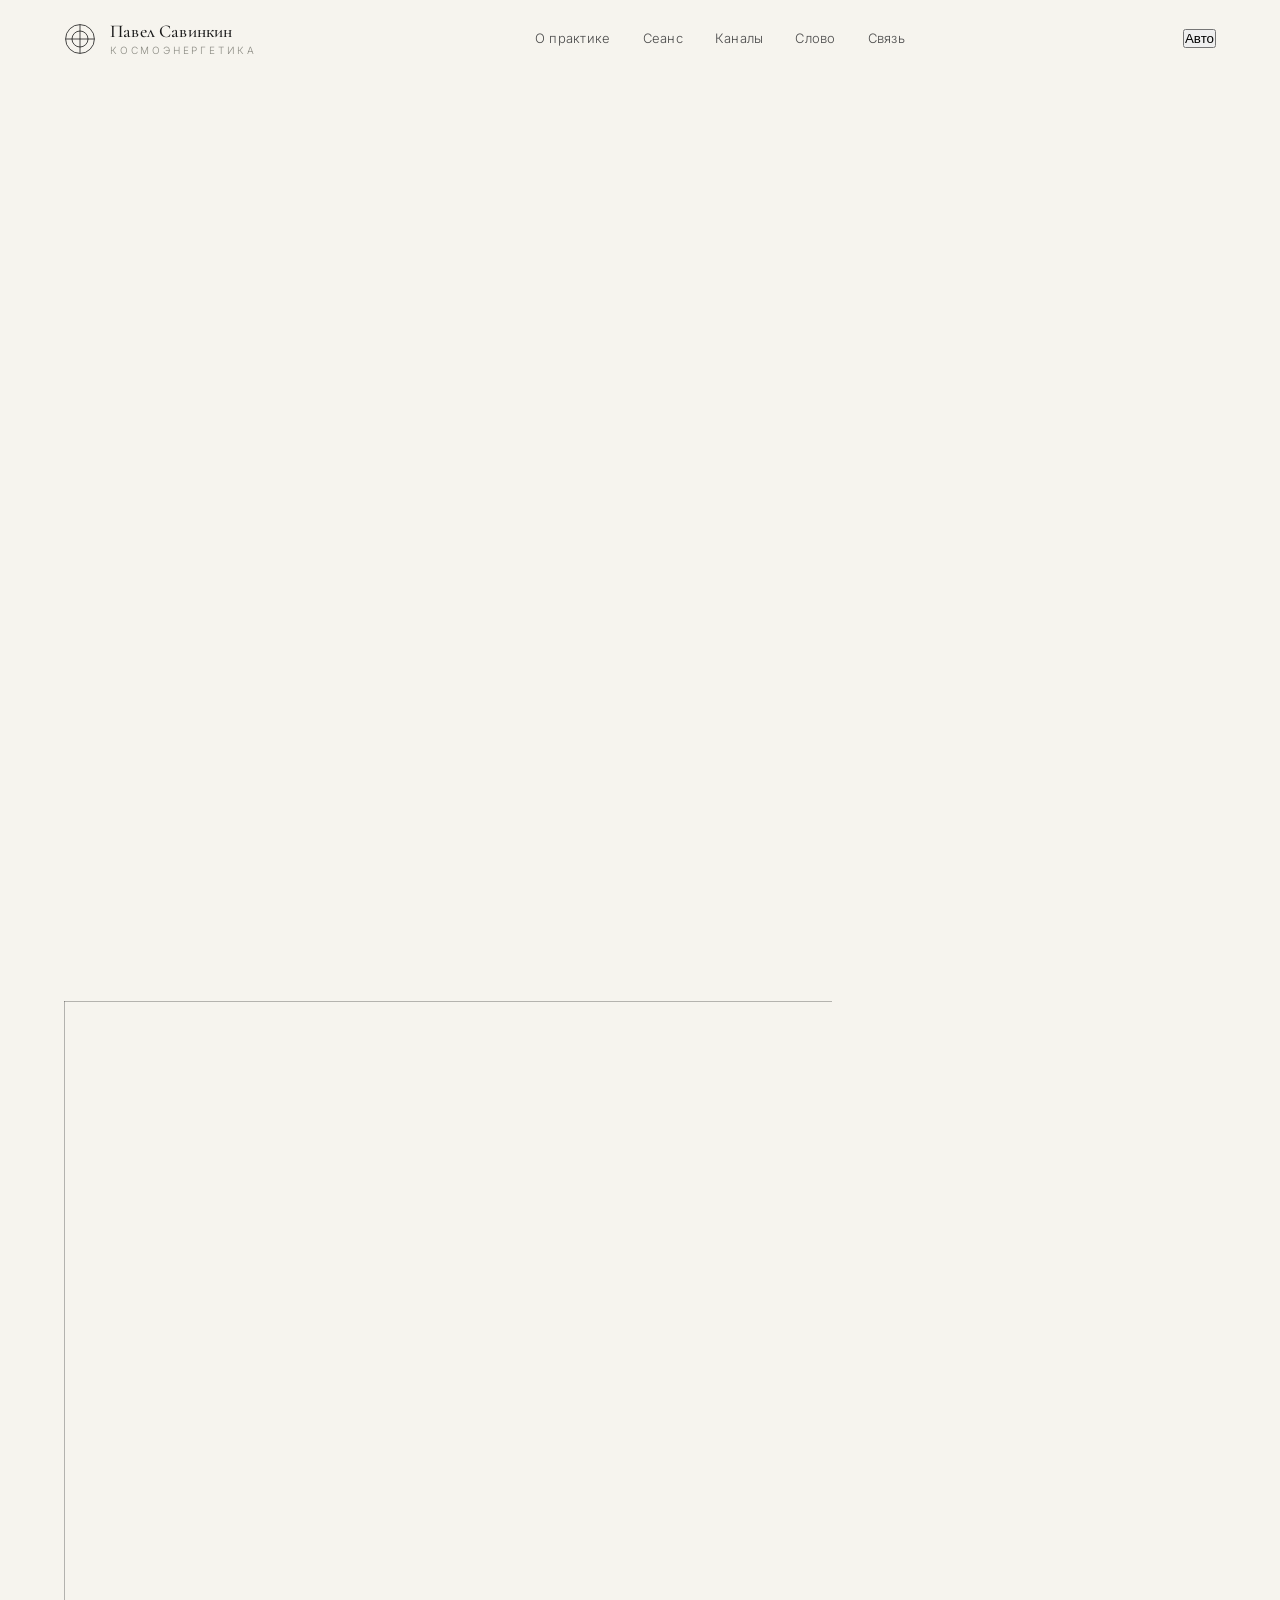
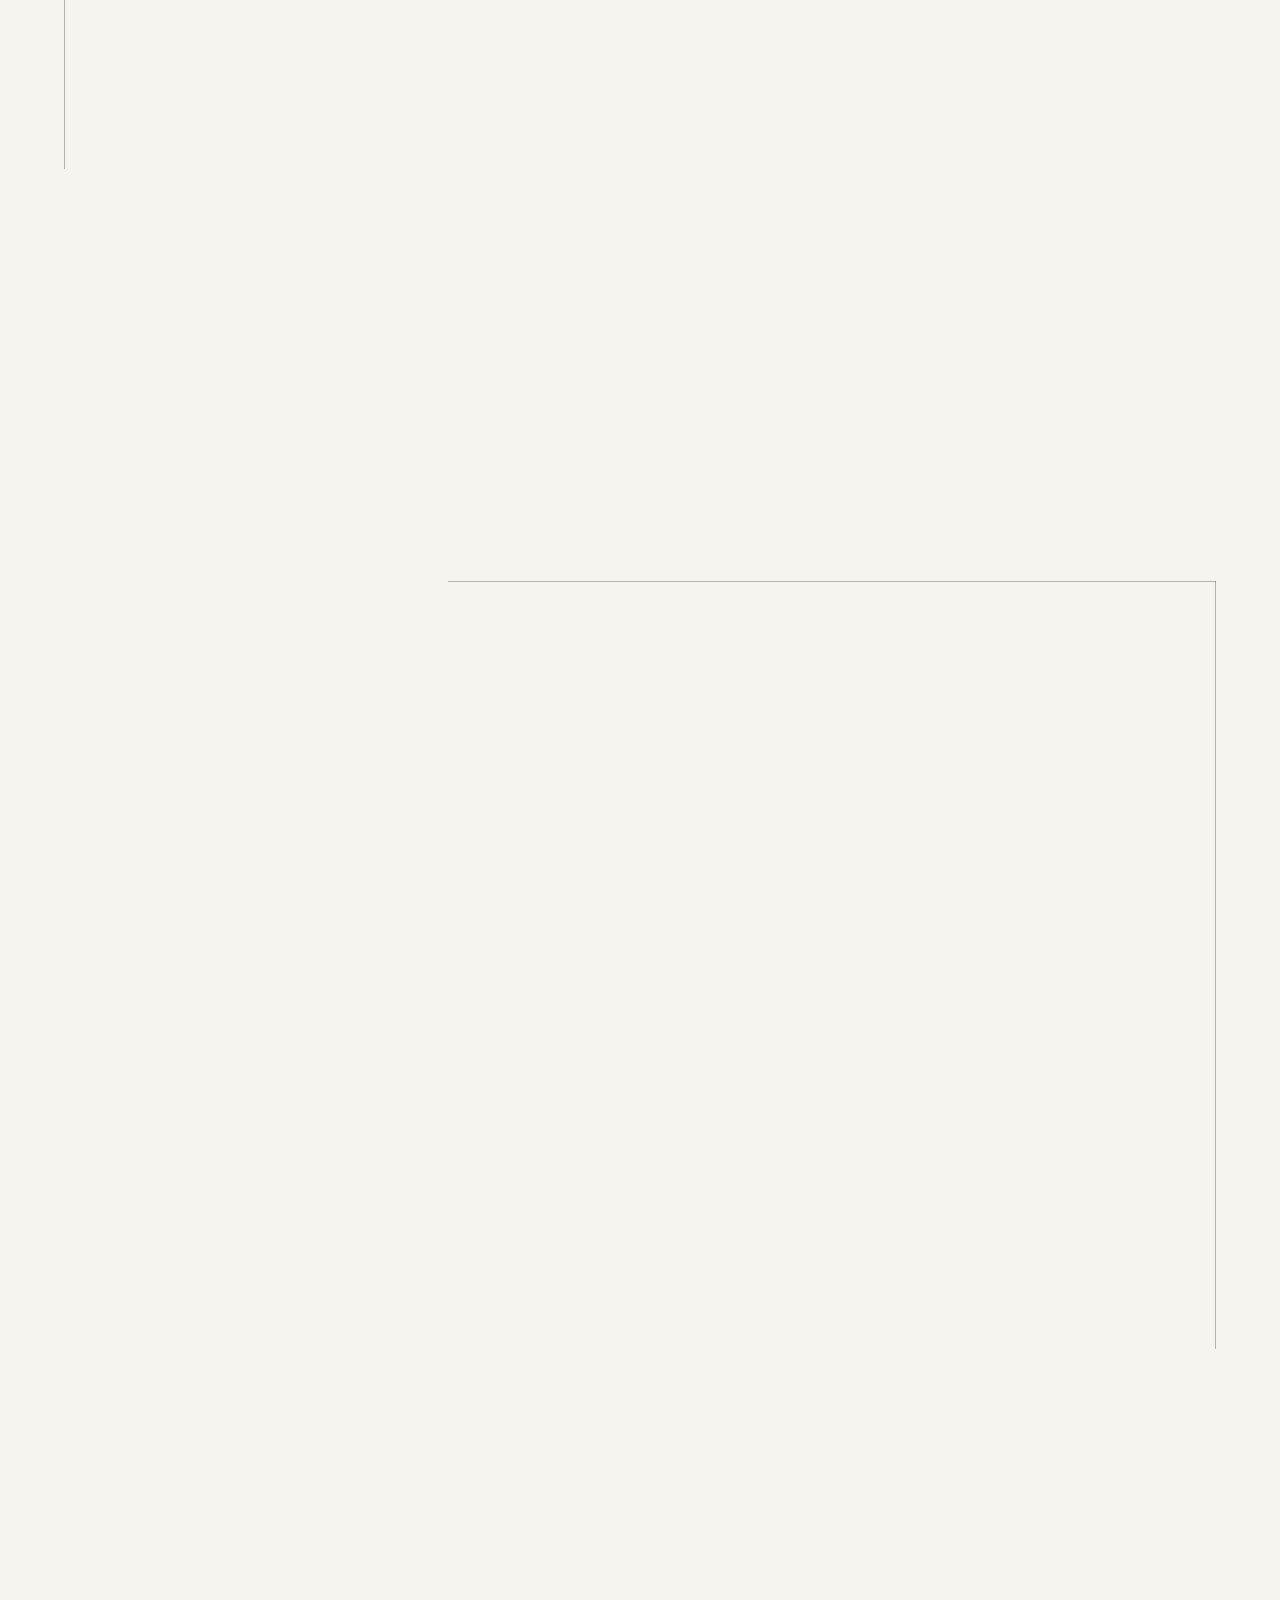
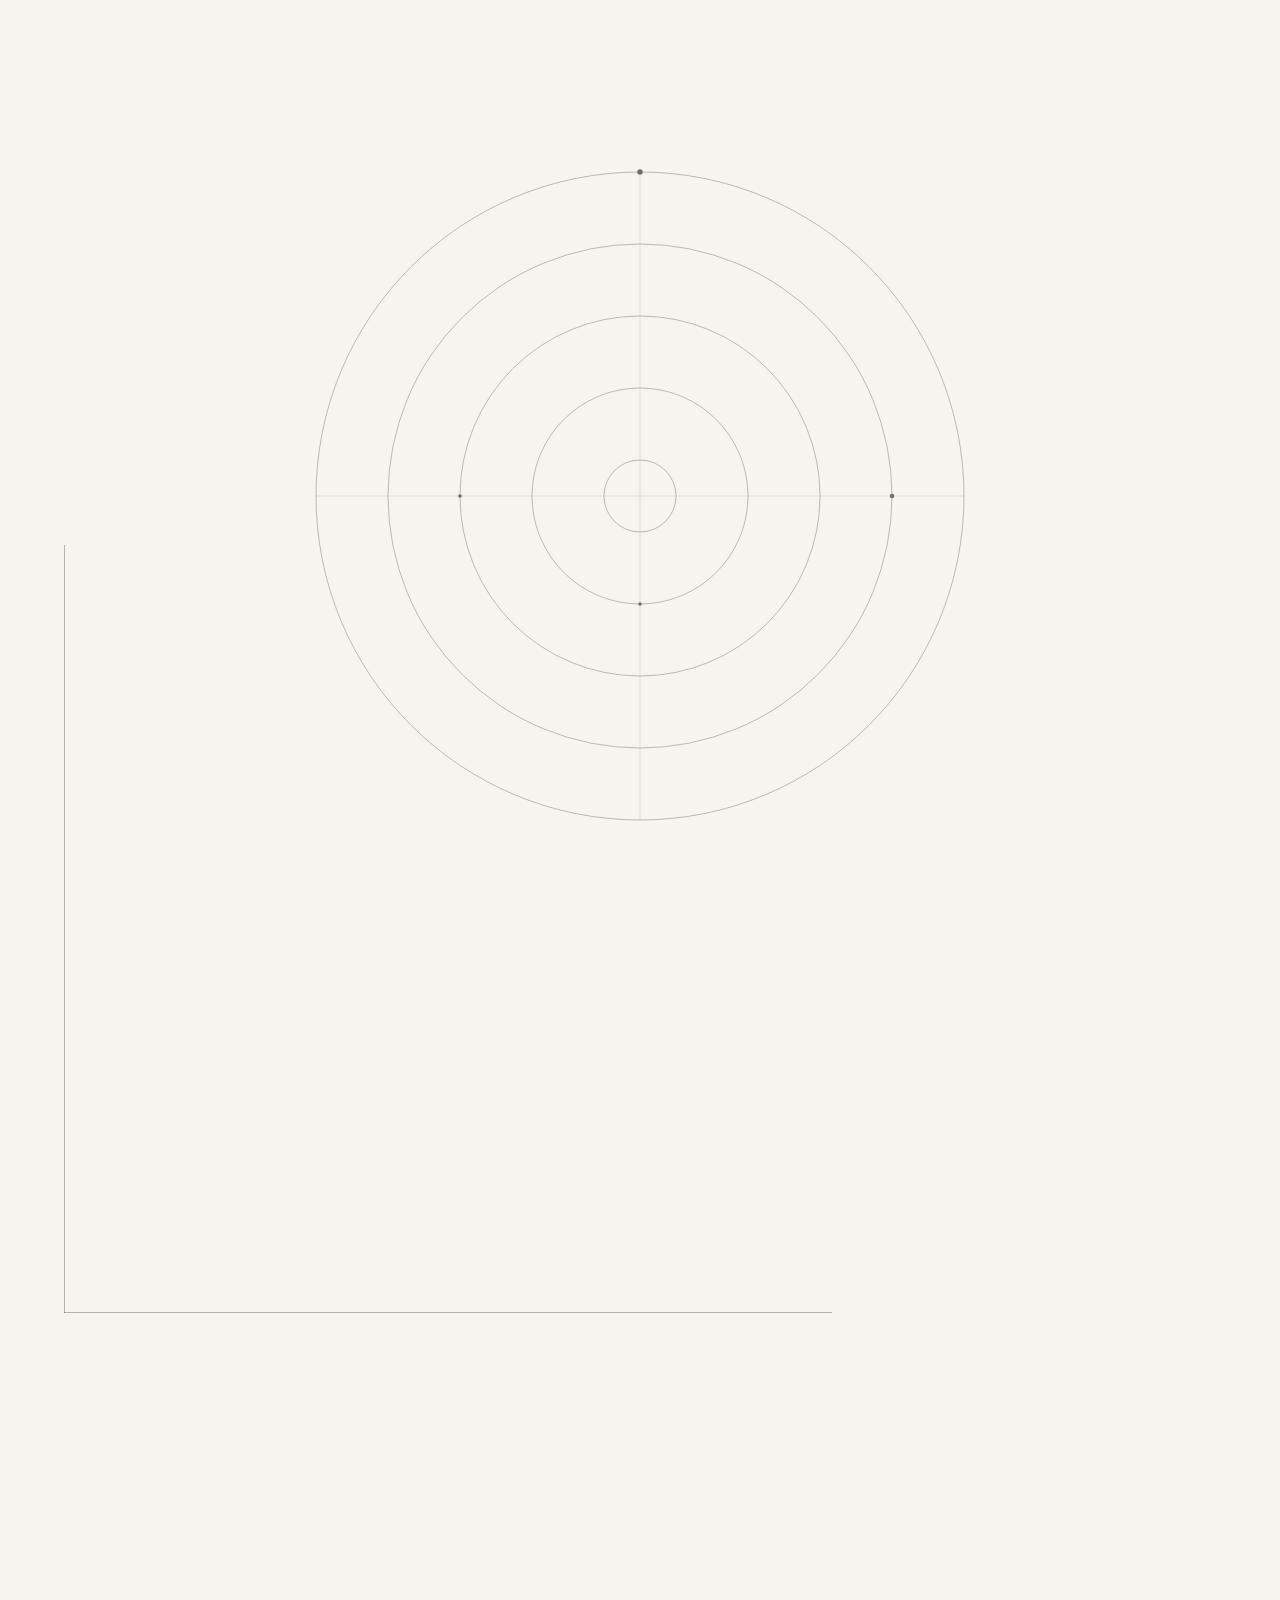
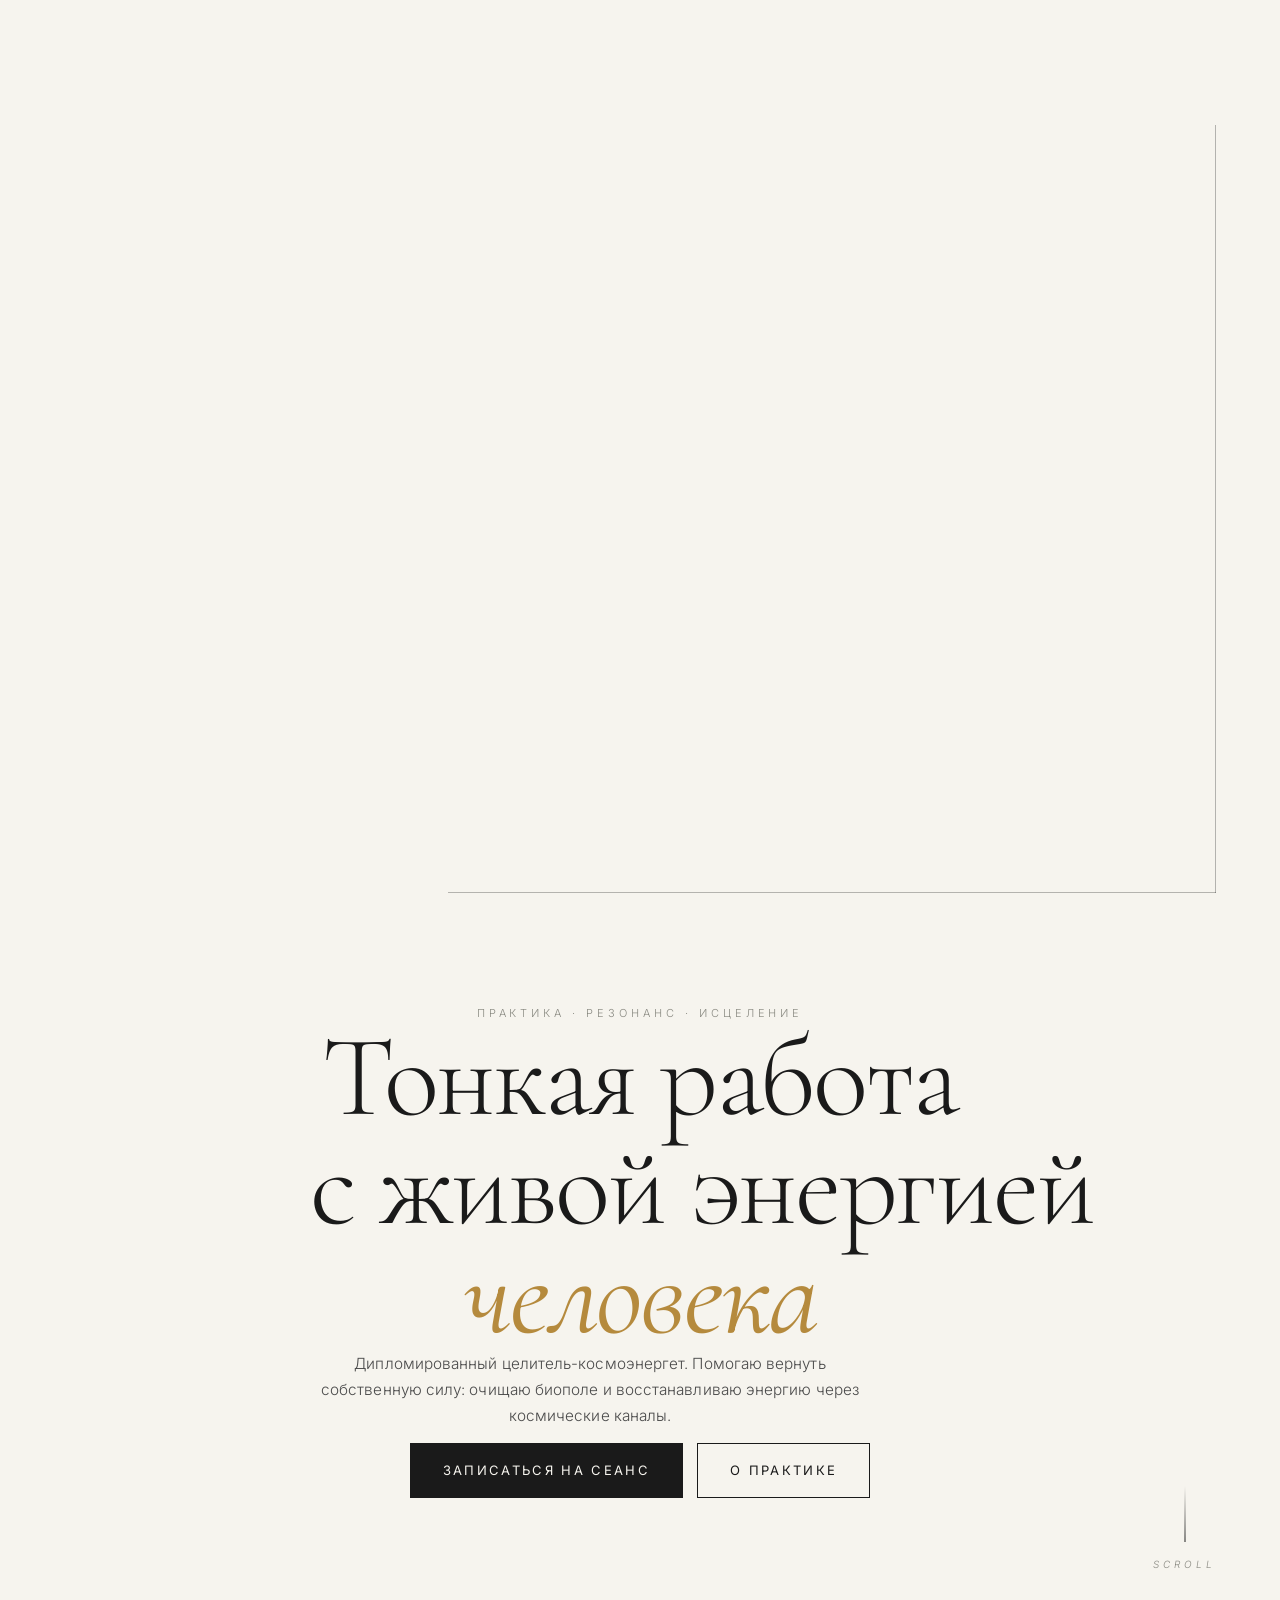
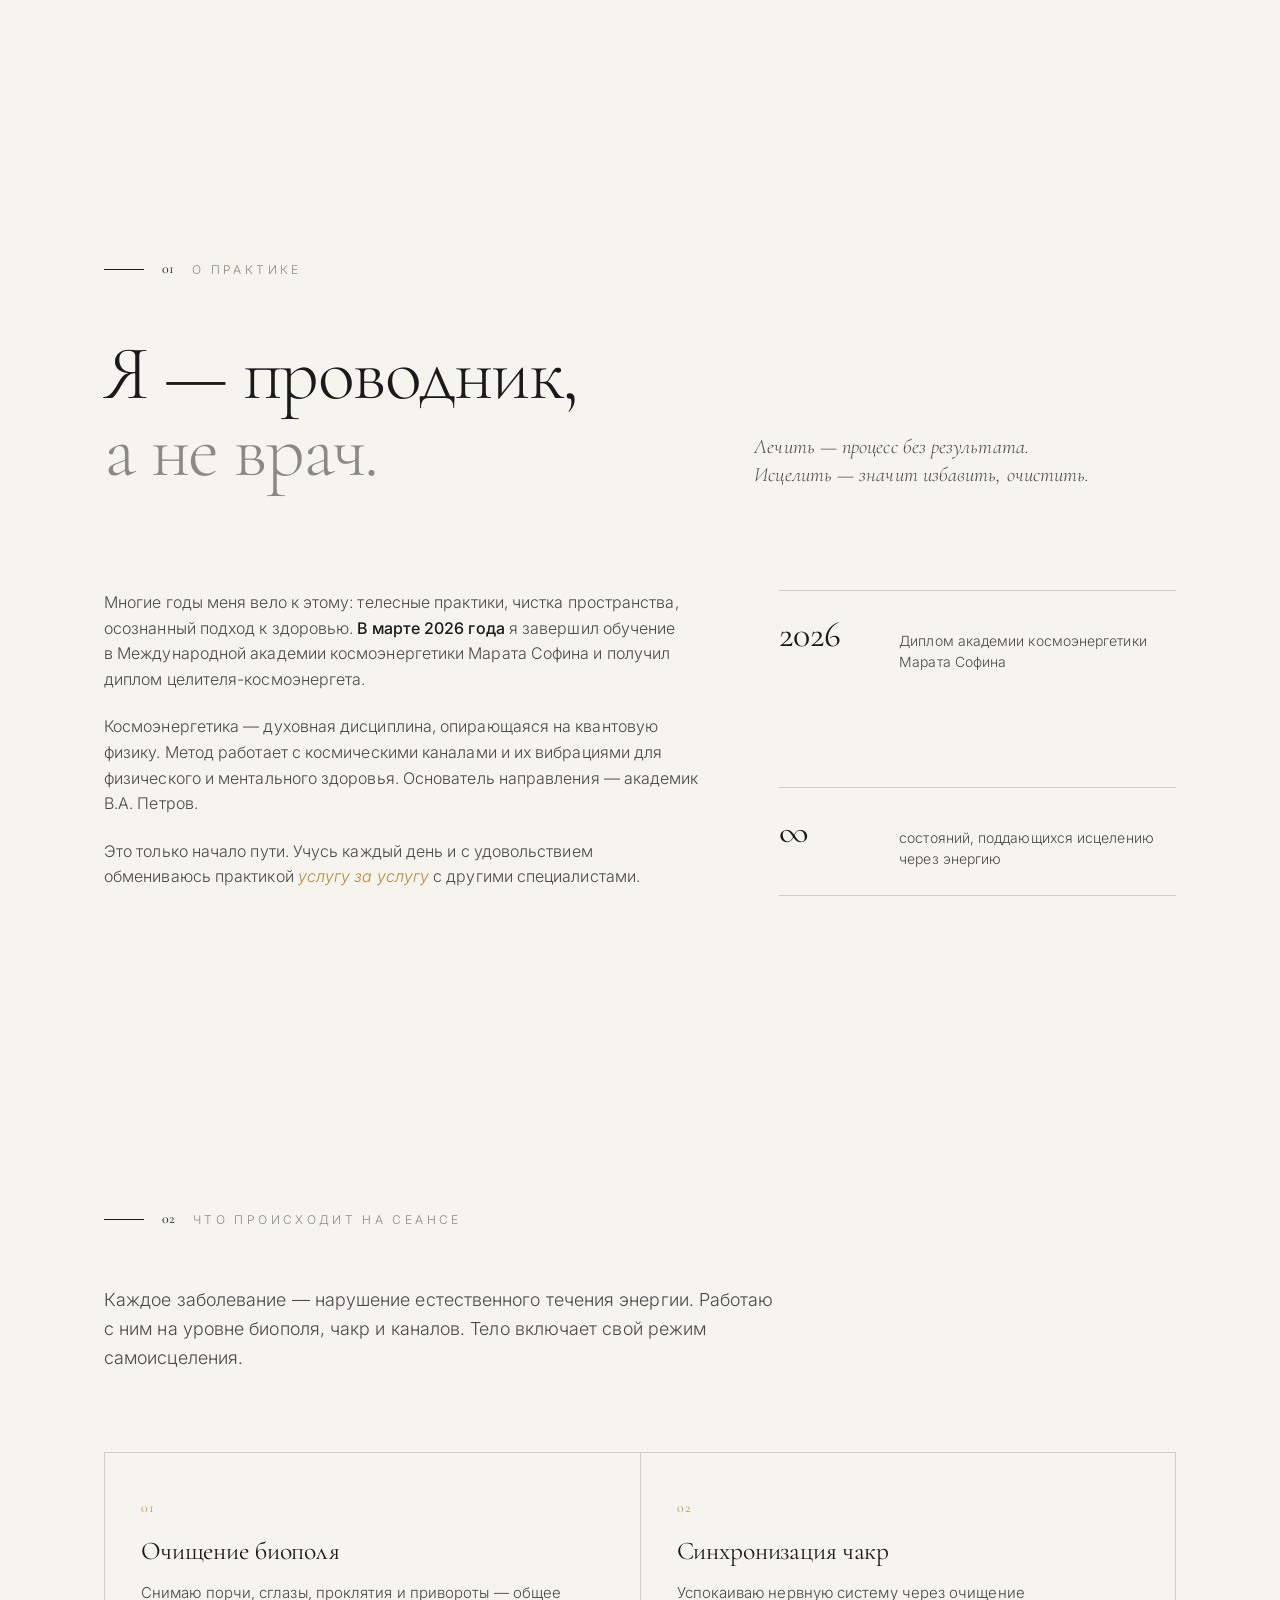
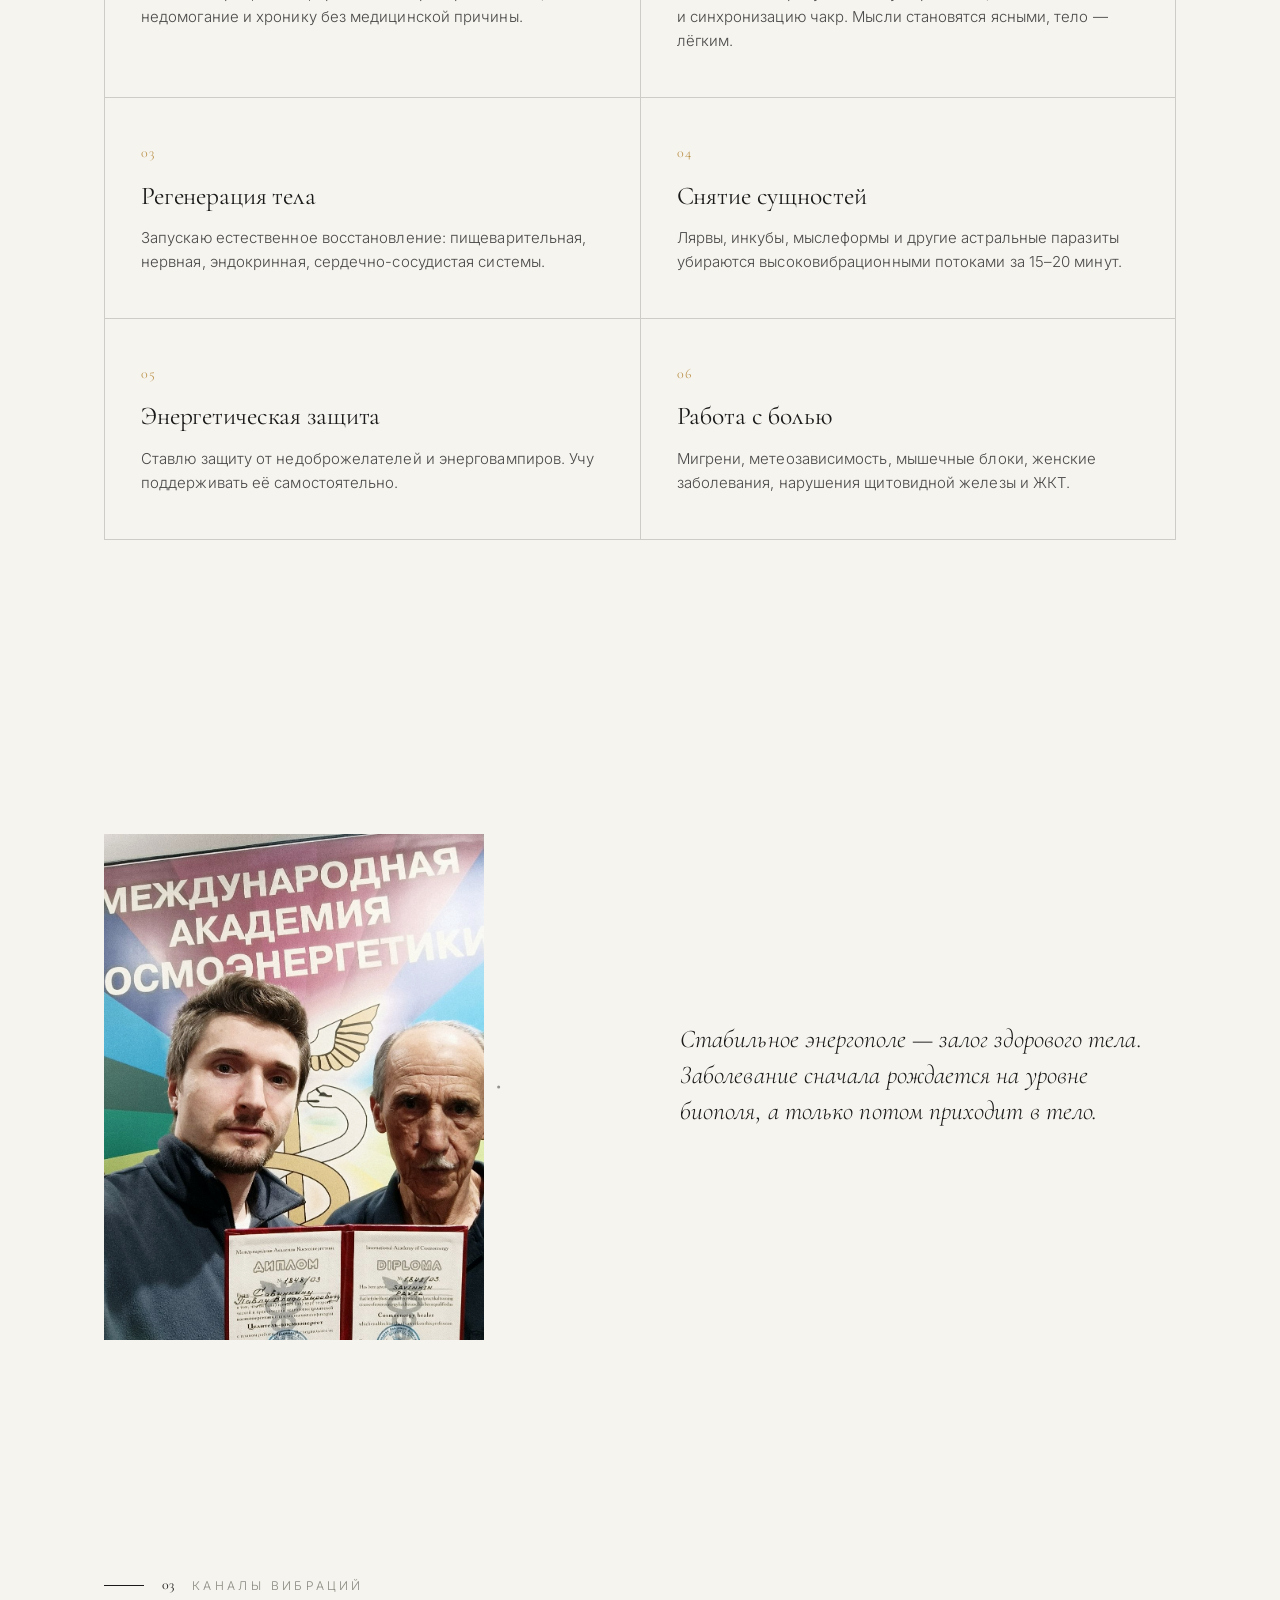
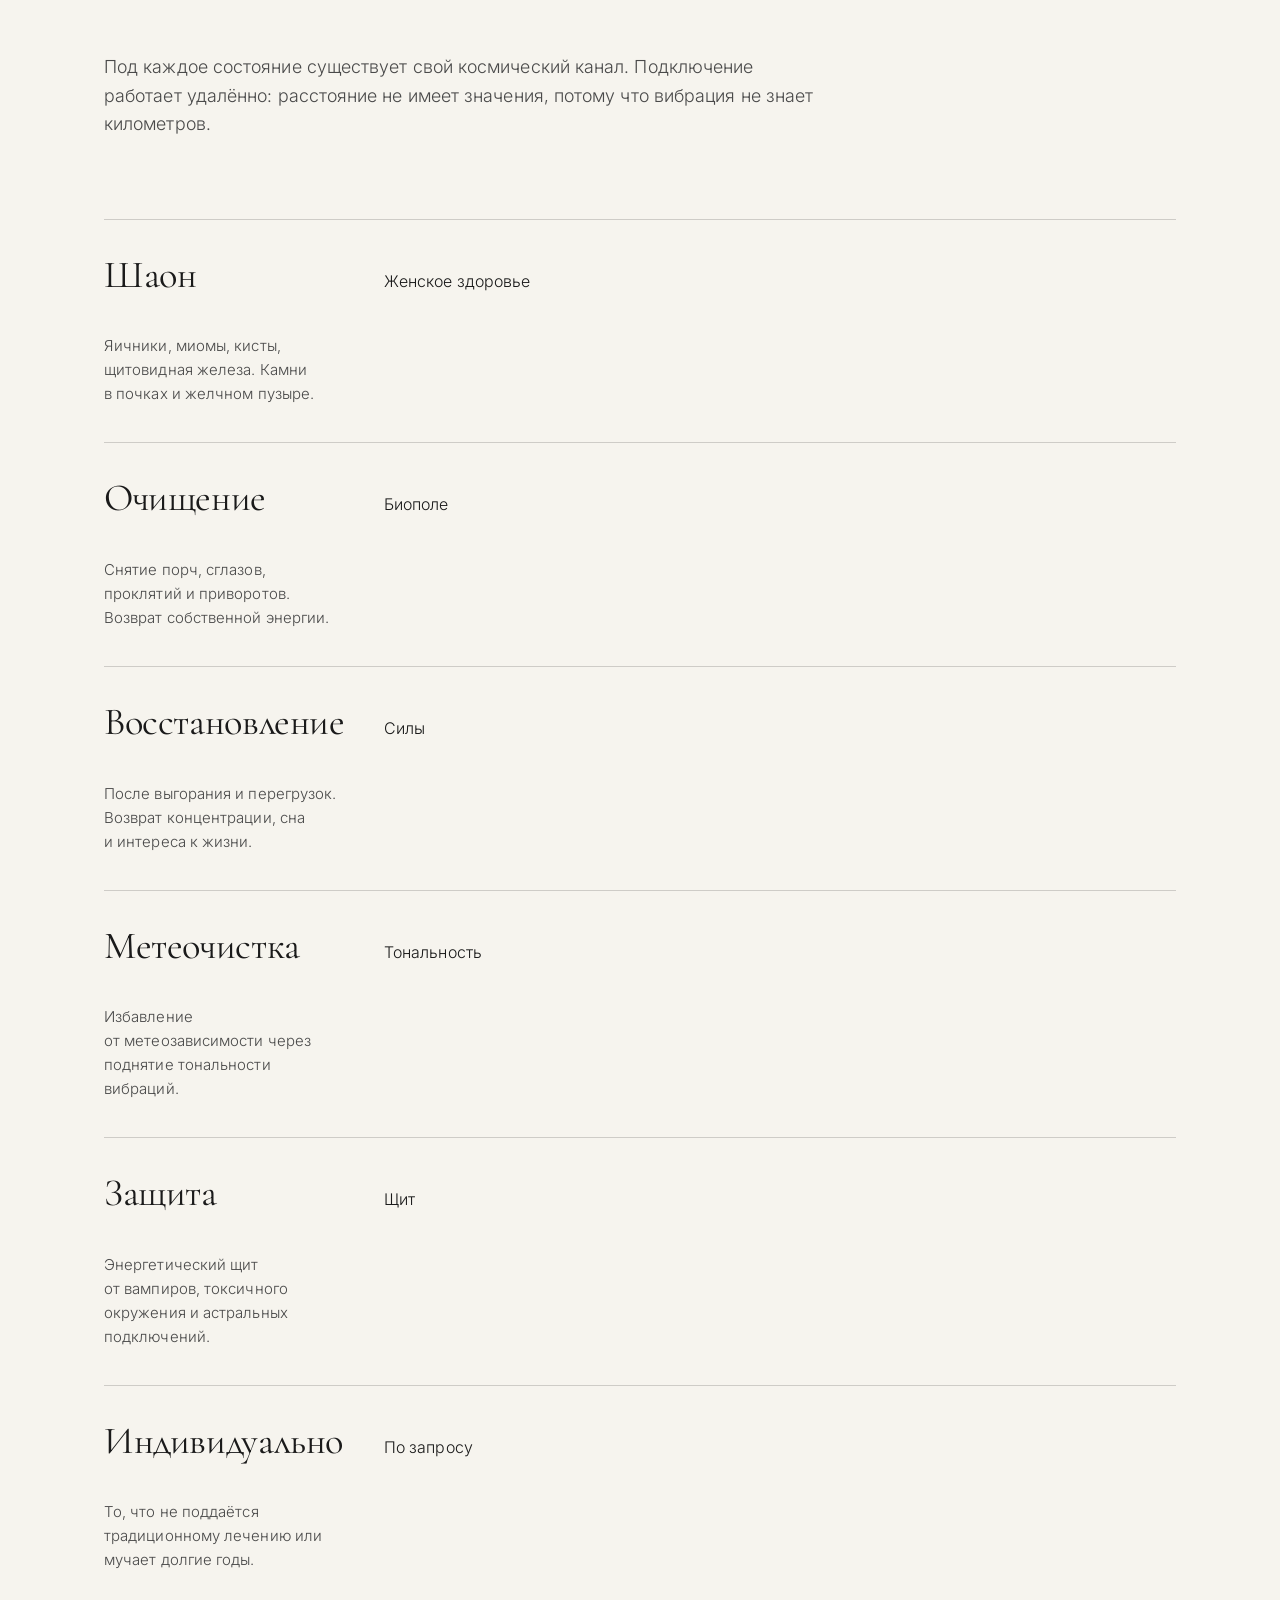
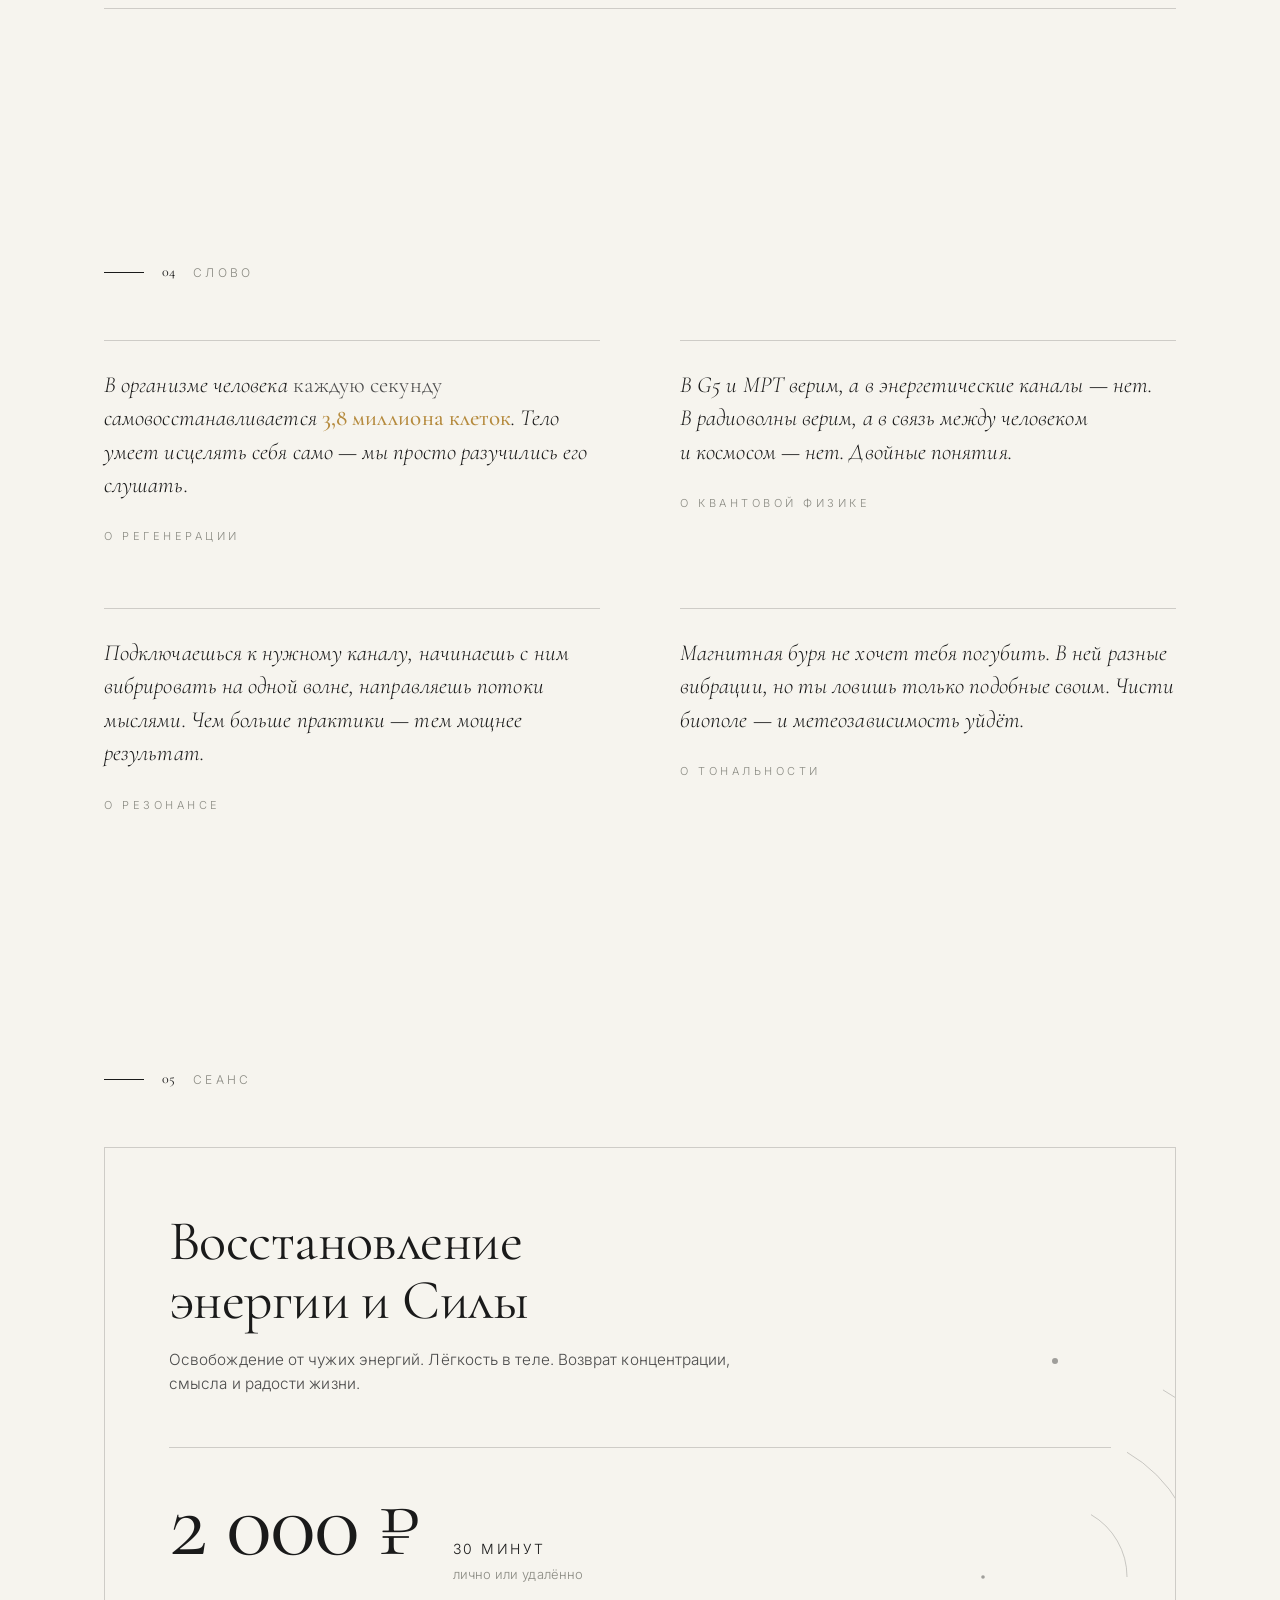
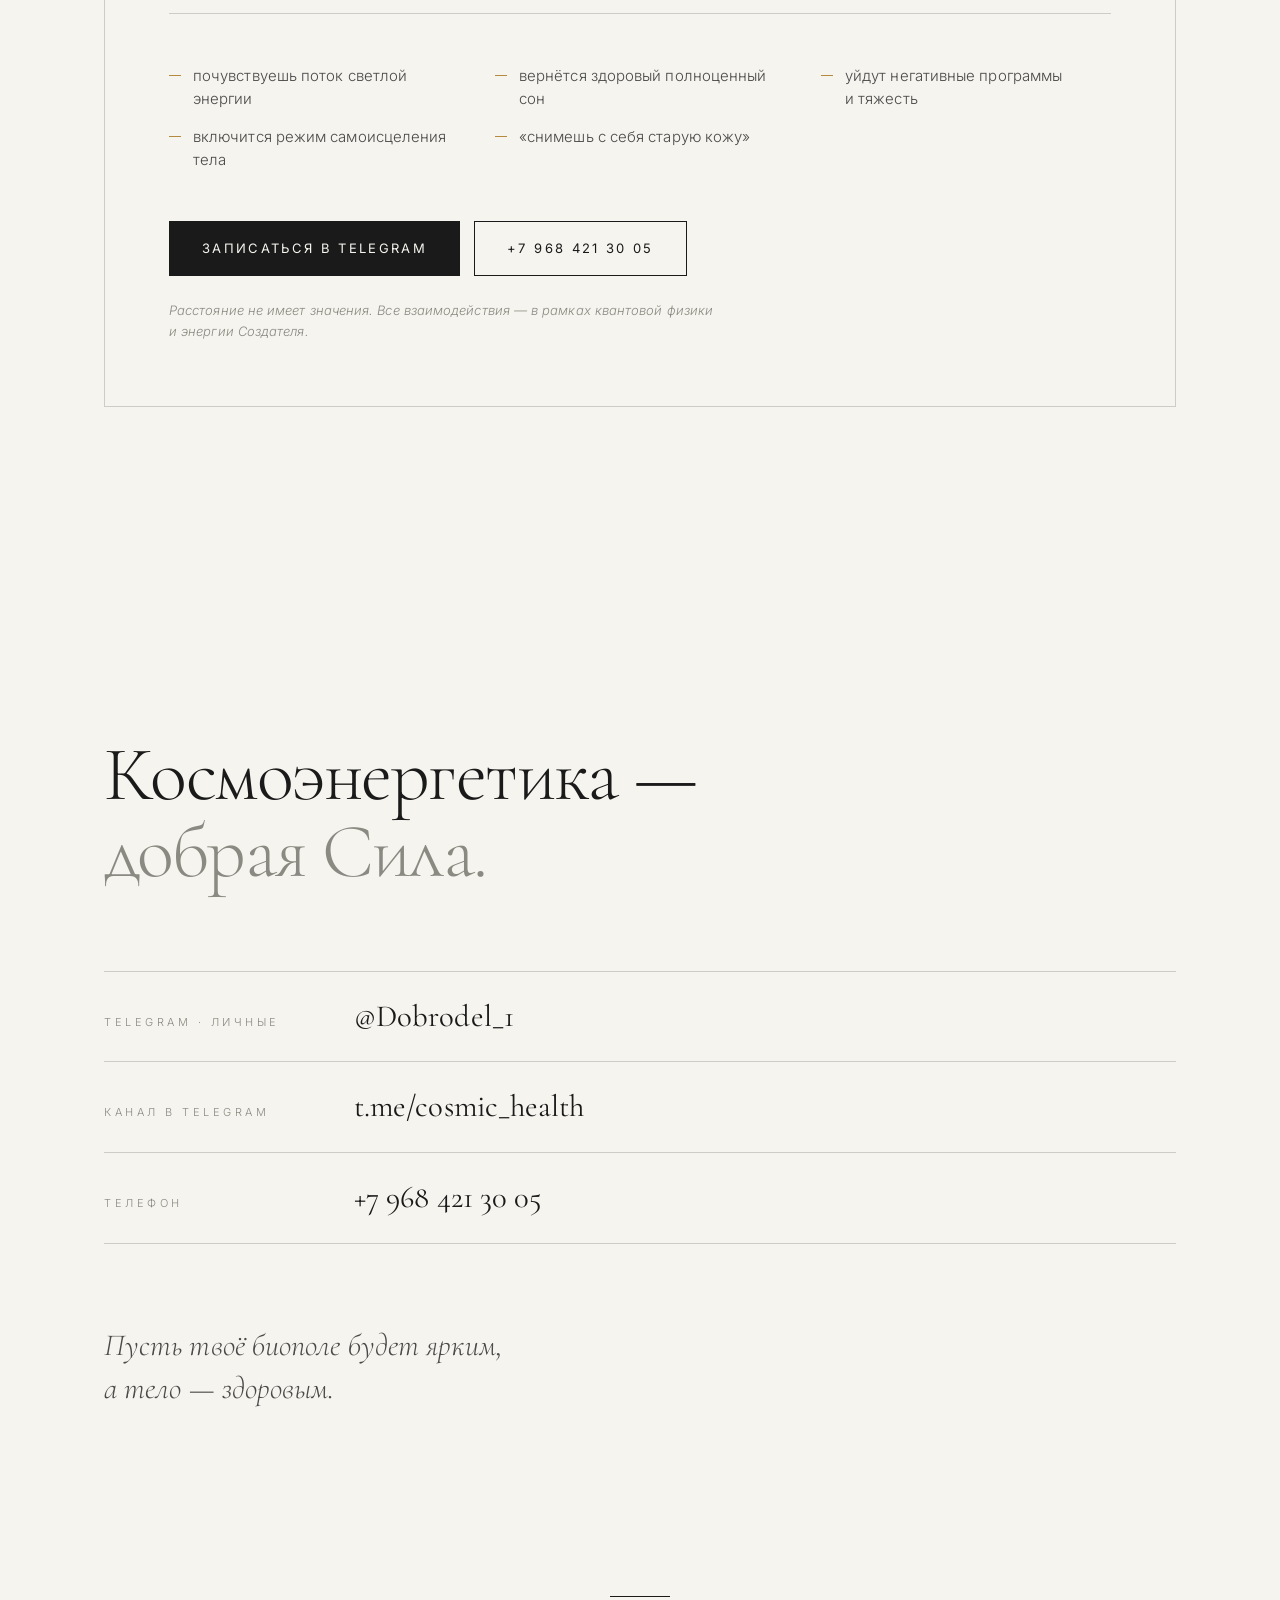
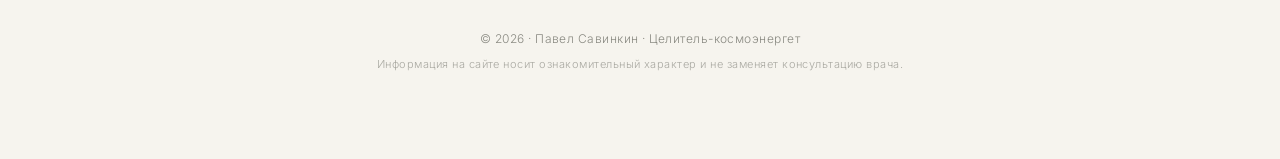
<file: index.html>
<!DOCTYPE html>
<html lang="ru">
<head>
  <meta charset="UTF-8" />
  <meta name="viewport" content="width=device-width, initial-scale=1.0" />
  <title>Павел Савинкин · Космоэнергетика</title>
  <meta name="description" content="Космоэнергетика — практика Павла Савинкина. Чистка биополя, восстановление энергии, исцеление через космические каналы." />
  <meta name="theme-color" content="#f6f4ee" />
  <link rel="preconnect" href="https://fonts.googleapis.com" />
  <link rel="preconnect" href="https://fonts.gstatic.com" crossorigin />
  <link href="https://fonts.googleapis.com/css2?family=Cormorant+Garamond:wght@300;400;500&family=Inter:wght@300;400;500&display=swap" rel="stylesheet" />
  <link rel="stylesheet" href="styles.css" />
  <script>
    window.replainSettings = { id: '54b1a4a5-1256-4e0b-a3ff-c8ceaac2a787' };
    (function(u){var s=document.createElement('script');s.async=true;s.src=u;
    var x=document.getElementsByTagName('script')[0];x.parentNode.insertBefore(s,x);
    })('https://widget.replain.cc/dist/client.js');
  </script>
</head>
<body>

  
<!-- Yandex.Metrika counter -->
<script type="text/javascript">
    (function(m,e,t,r,i,k,a){
        m[i]=m[i]||function(){(m[i].a=m[i].a||[]).push(arguments)};
        m[i].l=1*new Date();
        for (var j = 0; j < document.scripts.length; j++) {if (document.scripts[j].src === r) { return; }}
        k=e.createElement(t),a=e.getElementsByTagName(t)[0],k.async=1,k.src=r,a.parentNode.insertBefore(k,a)
    })(window, document,'script','https://mc.yandex.ru/metrika/tag.js?id=108407434', 'ym');

    ym(108407434, 'init', {ssr:true, webvisor:true, clickmap:true, ecommerce:"dataLayer", referrer: document.referrer, url: location.href, accurateTrackBounce:true, trackLinks:true});
</script>
<noscript><div><img src="https://mc.yandex.ru/watch/108407434" style="position:absolute; left:-9999px;" alt="" /></div></noscript>
<!-- /Yandex.Metrika counter -->




  <div class="progress" aria-hidden="true"></div>

  <!-- Фоновая декоративная сетка с лёгким параллаксом -->
  <svg class="bg-grid" aria-hidden="true" preserveAspectRatio="none" viewBox="0 0 1200 800">
    <defs>
      <pattern id="bg-grid-pattern" width="80" height="80" patternUnits="userSpaceOnUse">
        <path d="M 80 0 L 0 0 0 80" class="bg-grid__cell" fill="none"/>
      </pattern>
    </defs>
    <rect width="1200" height="800" fill="url(#bg-grid-pattern)"/>
  </svg>

  <!-- Боковая вертикальная линия-маркер: длина зависит от скролла -->
  <div class="rail" aria-hidden="true">
    <span class="rail__line"></span>
    <span class="rail__dot"></span>
  </div>

  <header class="topbar">
    <a href="#top" class="brand">
      <svg class="brand__mark" viewBox="0 0 40 40" aria-hidden="true">
        <circle cx="20" cy="20" r="18" class="draw-on-load" pathLength="1"/>
        <circle cx="20" cy="20" r="10" class="draw-on-load draw-on-load--delay" pathLength="1"/>
        <line x1="20" y1="2" x2="20" y2="38" class="draw-on-load draw-on-load--delay-2" pathLength="1"/>
        <line x1="2" y1="20" x2="38" y2="20" class="draw-on-load draw-on-load--delay-2" pathLength="1"/>
      </svg>
      <span class="brand__text">
        <span>Павел Савинкин</span>
        <em>космоэнергетика</em>
      </span>
    </a>
    <nav class="nav">
      <a href="#about">О практике</a>
      <a href="#sessions">Сеанс</a>
      <a href="#channels">Каналы</a>
      <a href="#words">Слово</a>
      <a href="#contact">Связь</a>
    </nav>
    <button class="theme-toggle" type="button" aria-label="Переключить тему">
      <span class="theme-toggle__dot"></span>
      <span class="theme-toggle__label">Авто</span>
    </button>
  </header>

  <main id="top">

    <!-- ════════════════ HERO ════════════════ -->
    <section class="hero">
      <!-- Угловые засечки -->
      <svg class="corner corner--tl" viewBox="0 0 60 60" aria-hidden="true">
        <line x1="0" y1="0" x2="40" y2="0" class="line line--draw" pathLength="1" style="--draw-delay:1.1s"/>
        <line x1="0" y1="0" x2="0" y2="40" class="line line--draw" pathLength="1" style="--draw-delay:1.2s"/>
      </svg>
      <svg class="corner corner--tr" viewBox="0 0 60 60" aria-hidden="true">
        <line x1="60" y1="0" x2="20" y2="0" class="line line--draw" pathLength="1" style="--draw-delay:1.1s"/>
        <line x1="60" y1="0" x2="60" y2="40" class="line line--draw" pathLength="1" style="--draw-delay:1.2s"/>
      </svg>
      <svg class="corner corner--bl" viewBox="0 0 60 60" aria-hidden="true">
        <line x1="0" y1="60" x2="40" y2="60" class="line line--draw" pathLength="1" style="--draw-delay:1.3s"/>
        <line x1="0" y1="60" x2="0" y2="20" class="line line--draw" pathLength="1" style="--draw-delay:1.4s"/>
      </svg>
      <svg class="corner corner--br" viewBox="0 0 60 60" aria-hidden="true">
        <line x1="60" y1="60" x2="20" y2="60" class="line line--draw" pathLength="1" style="--draw-delay:1.3s"/>
        <line x1="60" y1="60" x2="60" y2="20" class="line line--draw" pathLength="1" style="--draw-delay:1.4s"/>
      </svg>

      <!-- Плавающие тонкие штрихи (подсвечиваются курсором) -->
      <span class="float-line float-line--1" aria-hidden="true"></span>
      <span class="float-line float-line--2" aria-hidden="true"></span>
      <span class="float-line float-line--3" aria-hidden="true"></span>

      <!-- Фоновая графика: круги рисуются и медленно вращаются -->
      <svg class="hero__graphic" viewBox="0 0 800 800" aria-hidden="true" preserveAspectRatio="xMidYMid meet">
        <g class="spin spin--slow">
          <circle cx="400" cy="400" r="360" class="line line--draw" pathLength="1" style="--draw-delay:.0s"/>
          <circle cx="400" cy="40"  r="3"   class="dot dot--accent" />
        </g>
        <g class="spin spin--rev">
          <circle cx="400" cy="400" r="280" class="line line--draw" pathLength="1" style="--draw-delay:.25s"/>
          <circle cx="680" cy="400" r="2.5" class="dot" />
        </g>
        <g class="spin spin--med">
          <circle cx="400" cy="400" r="200" class="line line--draw" pathLength="1" style="--draw-delay:.5s"/>
          <circle cx="200" cy="400" r="2"   class="dot" />
        </g>
        <g class="spin spin--rev2">
          <circle cx="400" cy="400" r="120" class="line line--draw" pathLength="1" style="--draw-delay:.75s"/>
          <circle cx="400" cy="520" r="2"   class="dot dot--accent" />
        </g>
        <circle cx="400" cy="400" r="40"  class="line line--draw" pathLength="1" style="--draw-delay:1s"/>
        <!-- лёгкие штрихи внутри -->
        <g class="spin spin--slow">
          <line x1="40"  y1="400" x2="760" y2="400" class="line line--draw" pathLength="1" style="--draw-delay:.4s; opacity:.35"/>
          <line x1="400" y1="40"  x2="400" y2="760" class="line line--draw" pathLength="1" style="--draw-delay:.6s; opacity:.35"/>
        </g>
      </svg>

      <div class="hero__inner">
        <p class="overline reveal">Практика&nbsp;· Резонанс&nbsp;· Исцеление</p>
        <h1 class="hero__title">
          <span class="reveal">Тонкая&nbsp;работа</span>
          <span class="reveal" style="--d:.15s">с&nbsp;живой&nbsp;энергией</span>
          <span class="reveal hero__title--script" style="--d:.3s"><em>человека</em></span>
        </h1>
        <p class="hero__lead reveal" style="--d:.45s">
          Дипломированный целитель-космоэнергет.
          Помогаю вернуть собственную силу:
          очищаю биополе и&nbsp;восстанавливаю энергию
          через космические каналы.
        </p>
        <div class="hero__cta reveal" style="--d:.6s">
          <a href="#sessions" class="btn">Записаться на сеанс</a>
          <a href="#about" class="btn btn--ghost">О практике</a>
        </div>
      </div>

      <a href="#about" class="hero__scroll" aria-label="Прокрутить ниже">
        <span class="hero__scroll-line"></span>
        <em>scroll</em>
      </a>
    </section>


    <!-- ════════════════ ABOUT ════════════════ -->
    <section id="about" class="section about">
      <div class="section__index reveal"><em>01</em><span>О практике</span></div>

      <div class="about__lead">
        <h2 class="reveal">
          Я&nbsp;— проводник,<br/>
          <span class="muted">а&nbsp;не&nbsp;врач.</span>
        </h2>
        <p class="reveal" style="--d:.15s">
          Лечить&nbsp;— процесс без&nbsp;результата.<br/>
          Исцелить&nbsp;— значит избавить, очистить.
        </p>
      </div>

      <div class="about__grid">
        <div class="about__text reveal">
          <p>Многие годы меня вело к&nbsp;этому: телесные практики, чистка пространства, осознанный подход к&nbsp;здоровью. <strong>В&nbsp;марте 2026&nbsp;года</strong> я&nbsp;завершил обучение в&nbsp;Международной академии космоэнергетики Марата Софина и&nbsp;получил диплом целителя-космоэнергета.</p>
          <p>Космоэнергетика&nbsp;— духовная дисциплина, опирающаяся на&nbsp;квантовую физику. Метод работает с&nbsp;космическими каналами и&nbsp;их&nbsp;вибрациями для физического и&nbsp;ментального здоровья. Основатель направления&nbsp;— академик В.А.&nbsp;Петров.</p>
          <p>Это только начало пути. Учусь каждый день и&nbsp;с&nbsp;удовольствием обмениваюсь практикой <em>услугу за&nbsp;услугу</em> с&nbsp;другими специалистами.</p>
        </div>

        <ul class="facts">
          <li class="reveal">
            <em>2026</em>
            <span>Диплом академии космоэнергетики Марата&nbsp;Софина</span>
          </li>
          <li class="reveal" style="--d:.1s">
            <em>7+</em>
            <span>освоенных целительских каналов</span>
          </li>
          <li class="reveal" style="--d:.2s">
            <em>∞</em>
            <span>состояний, поддающихся исцелению через энергию</span>
          </li>
        </ul>
      </div>
    </section>


    <!-- ════════════════ DIVIDER ════════════════ -->
    <div class="divider" aria-hidden="true">
      <svg viewBox="0 0 1200 60" preserveAspectRatio="none">
        <path d="M0,30 Q300,5 600,30 T1200,30" class="line line--scroll" pathLength="1" fill="none"/>
      </svg>
    </div>


    <!-- ════════════════ PRACTICE ════════════════ -->
    <section id="practice" class="section practice">
      <div class="section__index reveal"><em>02</em><span>Что происходит на&nbsp;сеансе</span></div>

      <p class="section__lead reveal">
        Каждое заболевание&nbsp;— нарушение естественного течения энергии.
        Работаю с&nbsp;ним на&nbsp;уровне биополя, чакр и&nbsp;каналов.
        Тело включает свой режим самоисцеления.
      </p>

      <ol class="practice__list">
        <li class="practice__item reveal">
          <span class="practice__num">01</span>
          <h3>Очищение биополя</h3>
          <p>Снимаю порчи, сглазы, проклятия и&nbsp;привороты&nbsp;— общее недомогание и&nbsp;хронику без&nbsp;медицинской причины.</p>
        </li>
        <li class="practice__item reveal">
          <span class="practice__num">02</span>
          <h3>Синхронизация чакр</h3>
          <p>Успокаиваю нервную систему через очищение и&nbsp;синхронизацию чакр. Мысли становятся ясными, тело&nbsp;— лёгким.</p>
        </li>
        <li class="practice__item reveal">
          <span class="practice__num">03</span>
          <h3>Регенерация тела</h3>
          <p>Запускаю естественное восстановление: пищеварительная, нервная, эндокринная, сердечно-сосудистая системы.</p>
        </li>
        <li class="practice__item reveal">
          <span class="practice__num">04</span>
          <h3>Снятие сущностей</h3>
          <p>Лярвы, инкубы, мыслеформы и&nbsp;другие астральные паразиты убираются высоковибрационными потоками за&nbsp;15–20&nbsp;минут.</p>
        </li>
        <li class="practice__item reveal">
          <span class="practice__num">05</span>
          <h3>Энергетическая защита</h3>
          <p>Ставлю защиту от&nbsp;недоброжелателей и&nbsp;энерговампиров. Учу поддерживать её&nbsp;самостоятельно.</p>
        </li>
        <li class="practice__item reveal">
          <span class="practice__num">06</span>
          <h3>Работа с&nbsp;болью</h3>
          <p>Мигрени, метеозависимость, мышечные блоки, женские заболевания, нарушения щитовидной железы и&nbsp;ЖКТ.</p>
        </li>
      </ol>
    </section>


    <!-- ════════════════ DIVIDER ════════════════ -->
    <div class="divider divider--rev" aria-hidden="true">
      <svg viewBox="0 0 1200 60" preserveAspectRatio="none">
        <path d="M0,30 Q300,55 600,30 T1200,30" class="line line--scroll" pathLength="1" fill="none"/>
      </svg>
    </div>


    <!-- ════════════════ PORTRAIT ════════════════ -->
    <section class="portrait">
      <svg class="portrait__graphic" viewBox="0 0 600 600" aria-hidden="true">
        <g class="spin spin--slow">
          <circle cx="300" cy="300" r="280" class="line line--scroll" pathLength="1"/>
          <circle cx="300" cy="20"  r="3"   class="dot" />
        </g>
        <g class="spin spin--rev">
          <circle cx="300" cy="300" r="220" class="line line--scroll" pathLength="1"/>
          <circle cx="520" cy="300" r="2"   class="dot dot--accent" />
        </g>
        <g class="spin spin--med">
          <circle cx="300" cy="300" r="160" class="line line--scroll" pathLength="1"/>
          <circle cx="140" cy="300" r="2.5" class="dot" />
        </g>
      </svg>
      <figure class="portrait__frame reveal">
        <img src="images/pavel.jpg" alt="Павел Савинкин" />
      </figure>
      <div class="portrait__quote reveal" style="--d:.2s">
        <p>Стабильное энергополе&nbsp;— залог здорового тела. Заболевание сначала рождается на&nbsp;уровне биополя, а&nbsp;только потом приходит в&nbsp;тело.</p>
      </div>
    </section>


    <!-- ════════════════ CHANNELS ════════════════ -->
    <section id="channels" class="section channels">
      <div class="section__index reveal"><em>03</em><span>Каналы вибраций</span></div>

      <p class="section__lead reveal">
        Под каждое состояние существует свой космический канал.
        Подключение работает удалённо: расстояние не&nbsp;имеет значения,
        потому что вибрация не&nbsp;знает километров.
      </p>

      <ul class="channels__list">
        <li class="channels__row reveal">
          <span class="channels__name">Шаон</span>
          <span class="channels__tag">Женское здоровье</span>
          <span class="channels__desc">Яичники, миомы, кисты, щитовидная железа. Камни в&nbsp;почках и&nbsp;желчном пузыре.</span>
        </li>
        <li class="channels__row reveal">
          <span class="channels__name">Очищение</span>
          <span class="channels__tag">Биополе</span>
          <span class="channels__desc">Снятие порч, сглазов, проклятий и&nbsp;приворотов. Возврат собственной энергии.</span>
        </li>
        <li class="channels__row reveal">
          <span class="channels__name">Восстановление</span>
          <span class="channels__tag">Силы</span>
          <span class="channels__desc">После выгорания и&nbsp;перегрузок. Возврат концентрации, сна и&nbsp;интереса к&nbsp;жизни.</span>
        </li>
        <li class="channels__row reveal">
          <span class="channels__name">Метеочистка</span>
          <span class="channels__tag">Тональность</span>
          <span class="channels__desc">Избавление от&nbsp;метеозависимости через поднятие тональности вибраций.</span>
        </li>
        <li class="channels__row reveal">
          <span class="channels__name">Защита</span>
          <span class="channels__tag">Щит</span>
          <span class="channels__desc">Энергетический щит от&nbsp;вампиров, токсичного окружения и&nbsp;астральных подключений.</span>
        </li>
        <li class="channels__row reveal">
          <span class="channels__name">Индивидуально</span>
          <span class="channels__tag">По&nbsp;запросу</span>
          <span class="channels__desc">То, что не&nbsp;поддаётся традиционному лечению или мучает долгие годы.</span>
        </li>
      </ul>
    </section>


    <!-- ════════════════ WORDS ════════════════ -->
    <section id="words" class="section words">
      <div class="section__index reveal"><em>04</em><span>Слово</span></div>

      <div class="words__grid">
        <blockquote class="words__quote reveal">
          <p>В&nbsp;организме человека <em>каждую секунду</em> самовосстанавливается <strong>3,8&nbsp;миллиона клеток</strong>. Тело умеет исцелять себя само&nbsp;— мы&nbsp;просто разучились его слушать.</p>
          <cite>о&nbsp;регенерации</cite>
        </blockquote>
        <blockquote class="words__quote reveal" style="--d:.1s">
          <p>В&nbsp;G5 и&nbsp;МРТ верим, а&nbsp;в&nbsp;энергетические каналы&nbsp;— нет. В&nbsp;радиоволны верим, а&nbsp;в&nbsp;связь между человеком и&nbsp;космосом&nbsp;— нет. Двойные понятия.</p>
          <cite>о&nbsp;квантовой физике</cite>
        </blockquote>
        <blockquote class="words__quote reveal">
          <p>Подключаешься к&nbsp;нужному каналу, начинаешь с&nbsp;ним вибрировать на&nbsp;одной волне, направляешь потоки мыслями. Чем больше практики&nbsp;— тем мощнее результат.</p>
          <cite>о&nbsp;резонансе</cite>
        </blockquote>
        <blockquote class="words__quote reveal" style="--d:.1s">
          <p>Магнитная буря не&nbsp;хочет тебя погубить. В&nbsp;ней разные вибрации, но&nbsp;ты&nbsp;ловишь только подобные своим. Чисти биополе&nbsp;— и&nbsp;метеозависимость уйдёт.</p>
          <cite>о&nbsp;тональности</cite>
        </blockquote>
      </div>
    </section>


    <!-- ════════════════ SESSIONS ════════════════ -->
    <section id="sessions" class="section sessions">
      <div class="section__index reveal"><em>05</em><span>Сеанс</span></div>

      <div class="sessions__card reveal">
        <svg class="sessions__graphic" viewBox="0 0 400 400" aria-hidden="true">
          <g class="spin spin--slow">
            <circle cx="200" cy="200" r="180" class="line line--scroll" pathLength="1"/>
            <circle cx="200" cy="20"  r="2.5" class="dot dot--accent" />
          </g>
          <g class="spin spin--rev">
            <circle cx="200" cy="200" r="120" class="line line--scroll" pathLength="1"/>
            <circle cx="320" cy="200" r="2"   class="dot" />
          </g>
          <g class="spin spin--med">
            <circle cx="200" cy="200" r="60"  class="line line--scroll" pathLength="1"/>
            <circle cx="140" cy="200" r="1.5" class="dot" />
          </g>
        </svg>

        <div class="sessions__head">
          <h3>Восстановление<br/>энергии и&nbsp;Силы</h3>
          <p>Освобождение от&nbsp;чужих энергий. Лёгкость в&nbsp;теле. Возврат концентрации, смысла и&nbsp;радости жизни.</p>
        </div>

        <div class="sessions__price">
          <div class="sessions__amount"><span>2&nbsp;000</span> ₽</div>
          <div class="sessions__meta">
            <em>30 минут</em>
            <span>лично или удалённо</span>
          </div>
        </div>

        <ul class="sessions__list">
          <li>почувствуешь поток светлой энергии</li>
          <li>вернётся здоровый полноценный сон</li>
          <li>уйдут негативные программы и&nbsp;тяжесть</li>
          <li>включится режим самоисцеления тела</li>
          <li>«снимешь с&nbsp;себя старую кожу»</li>
        </ul>

        <div class="sessions__cta">
          <a href="https://t.me/Dobrodel_1" target="_blank" rel="noopener" class="btn">Записаться в&nbsp;Telegram</a>
          <a href="tel:+79684213005" class="btn btn--ghost">+7&nbsp;968&nbsp;421&nbsp;30&nbsp;05</a>
        </div>

        <p class="sessions__note">Расстояние не&nbsp;имеет значения. Все взаимодействия&nbsp;— в&nbsp;рамках квантовой физики и&nbsp;энергии Создателя.</p>
      </div>
    </section>


    <!-- ════════════════ CONTACT ════════════════ -->
    <section id="contact" class="section contact">
      <div class="section__index reveal"><em>06</em><span>Связь</span></div>

      <h2 class="contact__title reveal">Космоэнергетика&nbsp;—<br/><span class="muted">добрая Сила.</span></h2>

      <ul class="contact__list">
        <li class="reveal">
          <a href="https://t.me/Dobrodel_1" target="_blank" rel="noopener">
            <em>Telegram&nbsp;· личные</em>
            <span>@Dobrodel_1</span>
          </a>
        </li>
        <li class="reveal" style="--d:.1s">
          <a href="https://t.me/cosmic_health" target="_blank" rel="noopener">
            <em>Канал в&nbsp;Telegram</em>
            <span>t.me/cosmic_health</span>
          </a>
        </li>
        <li class="reveal" style="--d:.2s">
          <a href="tel:+79684213005">
            <em>Телефон</em>
            <span>+7&nbsp;968&nbsp;421&nbsp;30&nbsp;05</span>
          </a>
        </li>
      </ul>

      <p class="contact__bless reveal">Пусть твоё биополе будет ярким,<br/>а&nbsp;тело&nbsp;— здоровым.</p>
    </section>

  </main>

  <footer class="footer">
    <div class="footer__line"></div>
    <p>© 2026&nbsp;· Павел Савинкин&nbsp;· Целитель-космоэнергет</p>
    <p class="footer__small">Информация на&nbsp;сайте носит ознакомительный характер и&nbsp;не&nbsp;заменяет консультацию врача.</p>
  </footer>

  <script src="script.js"></script>
</body>
</html>
</file>
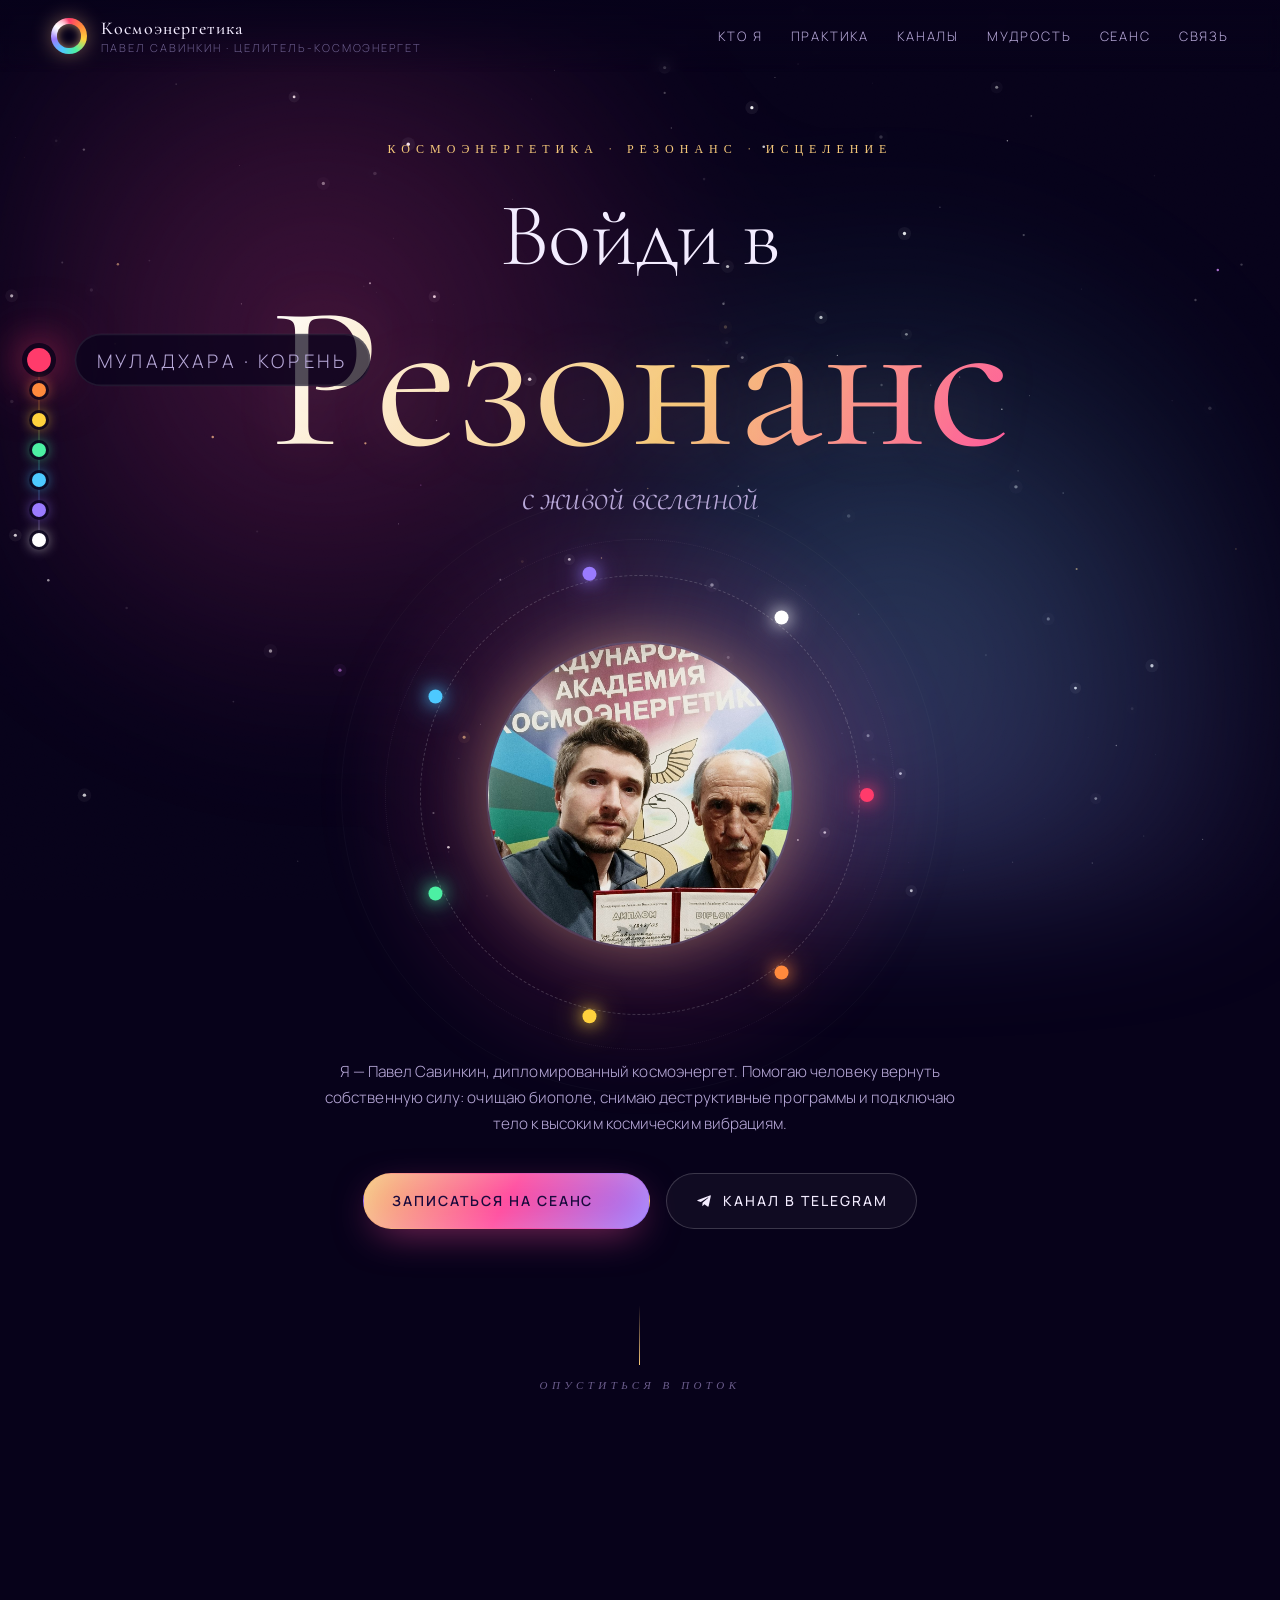
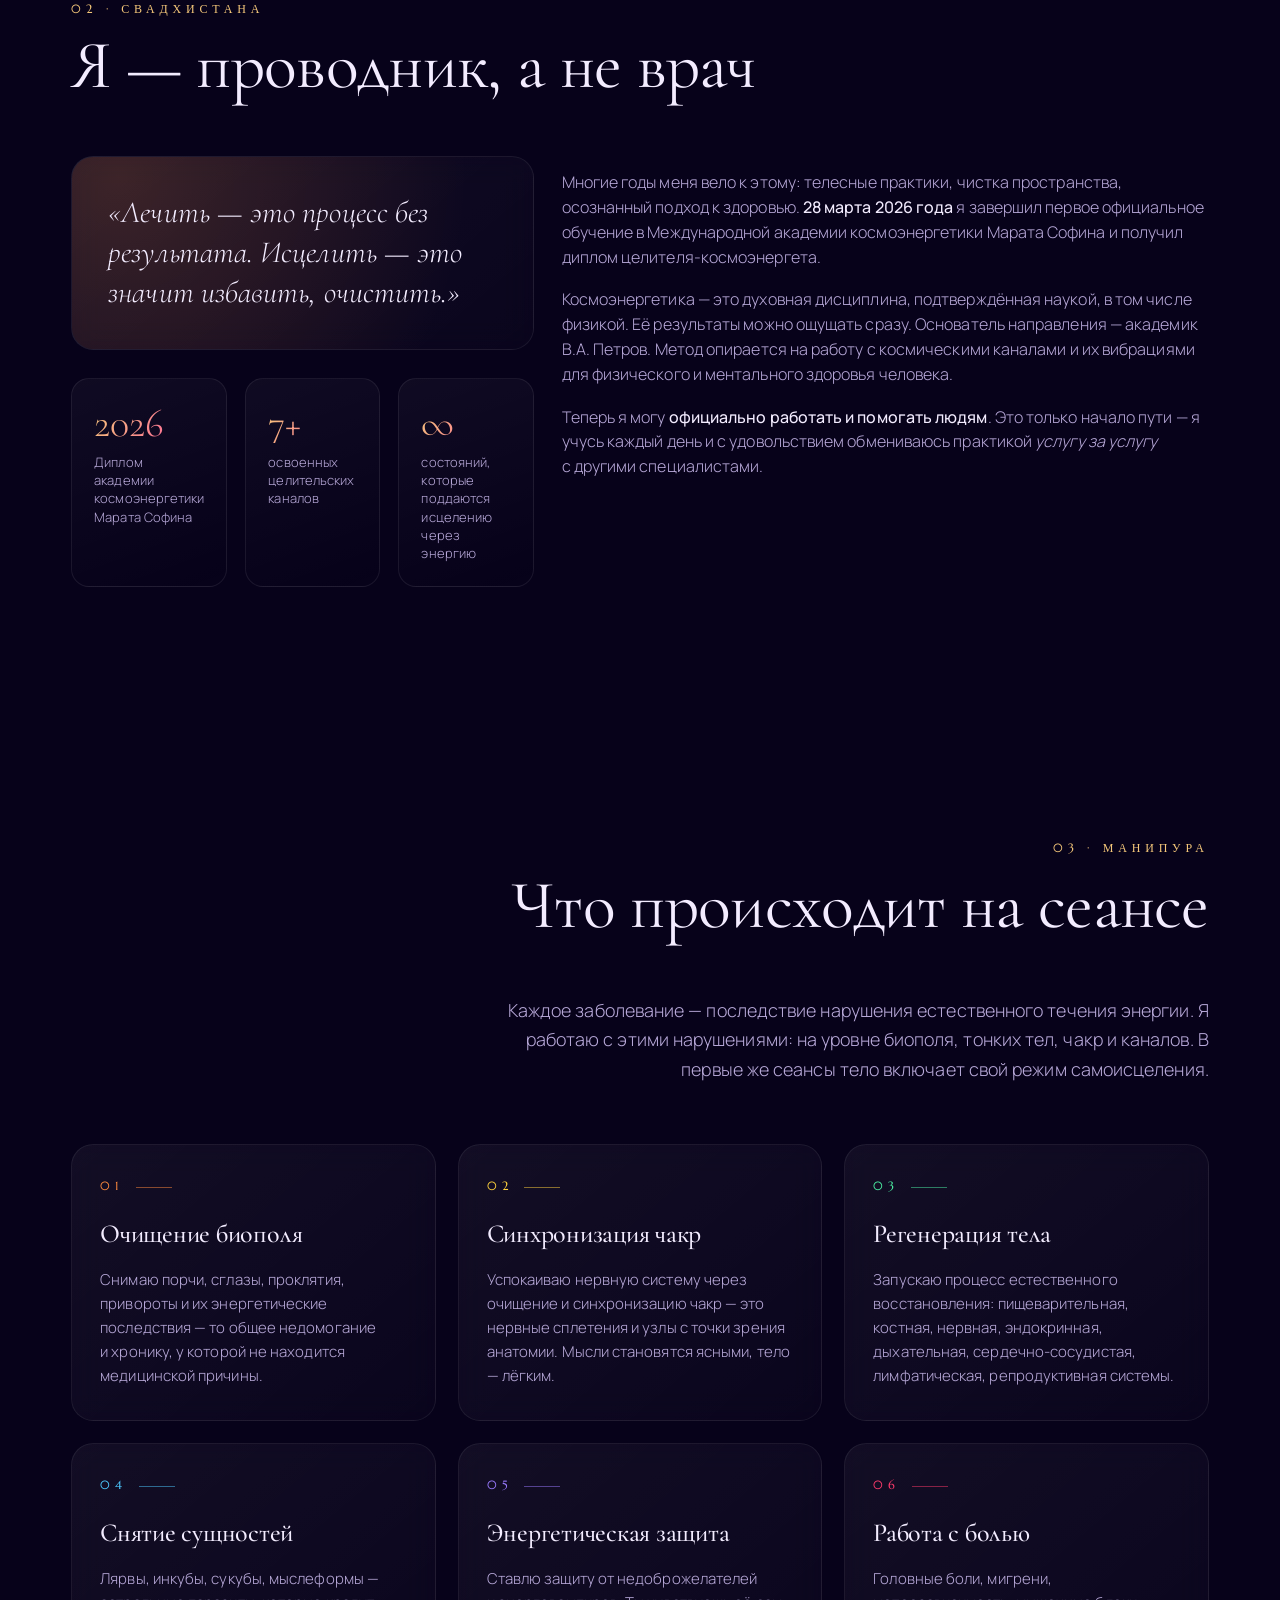
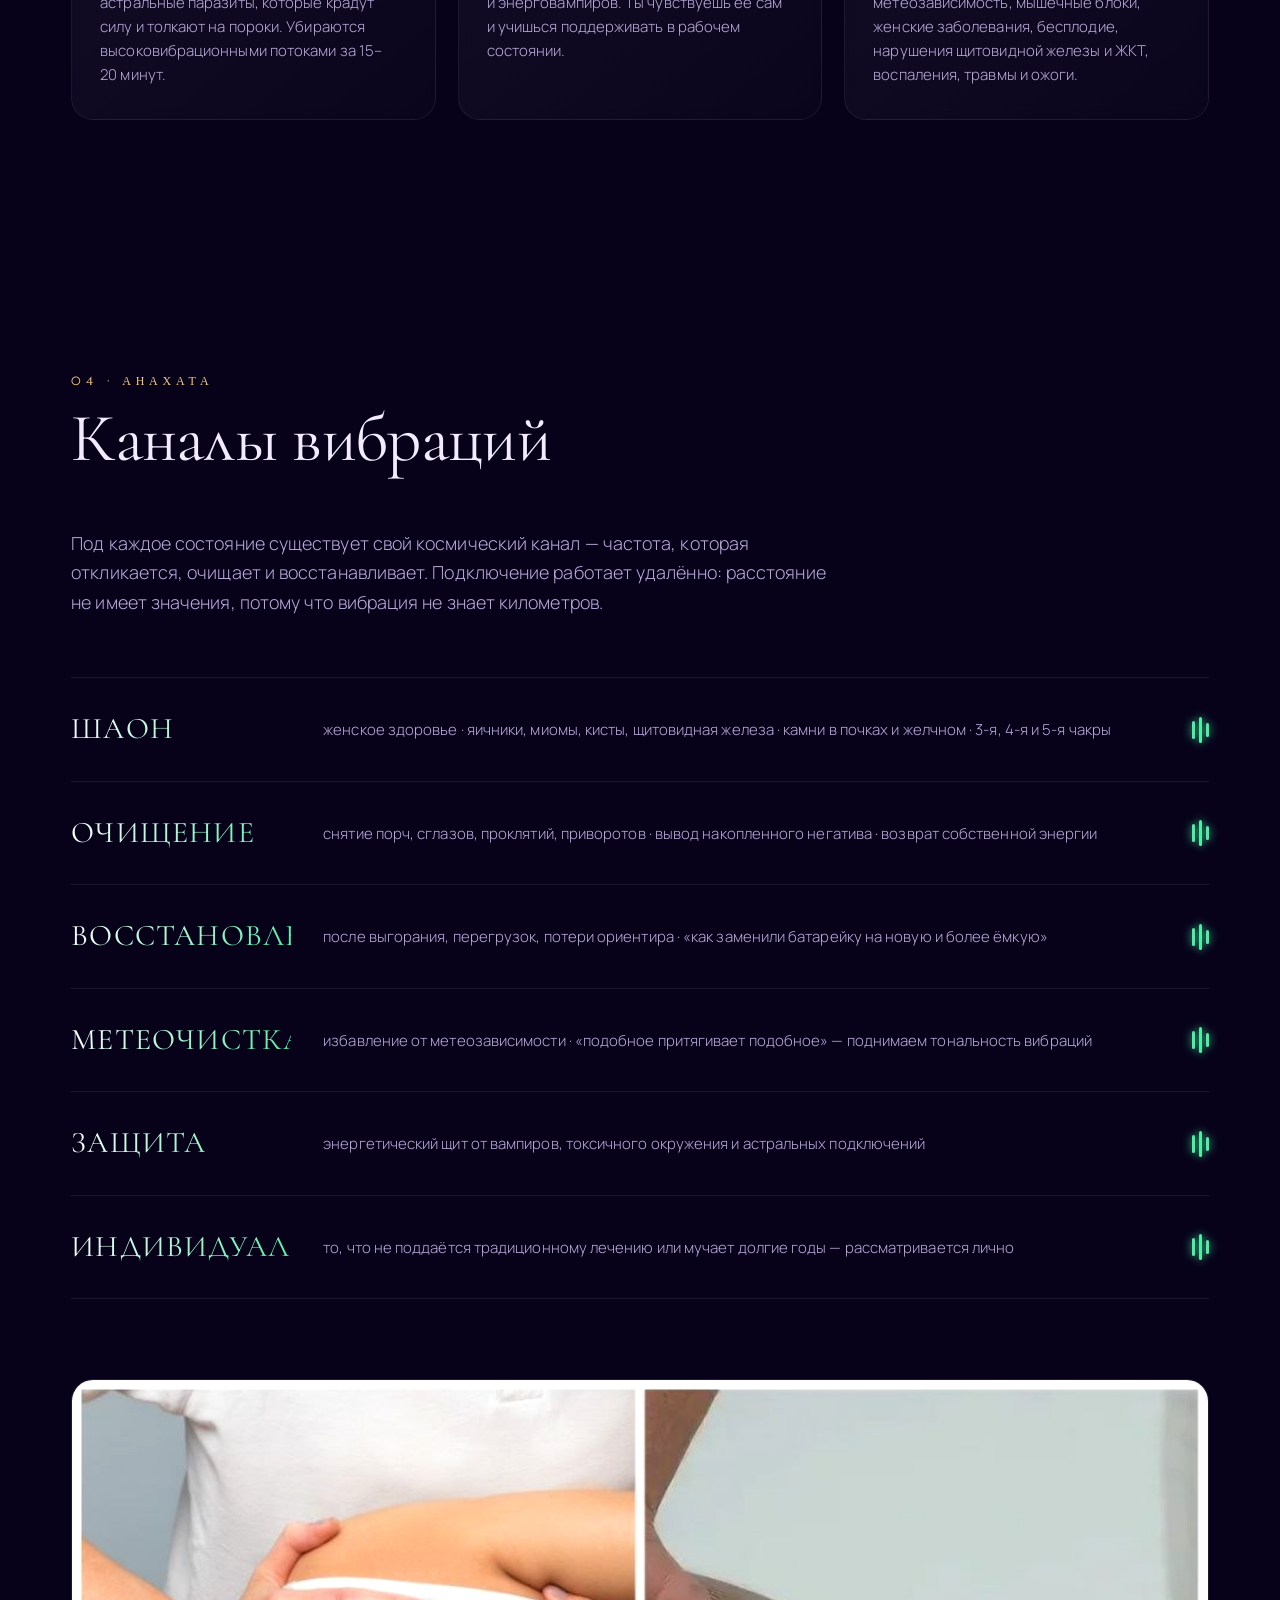
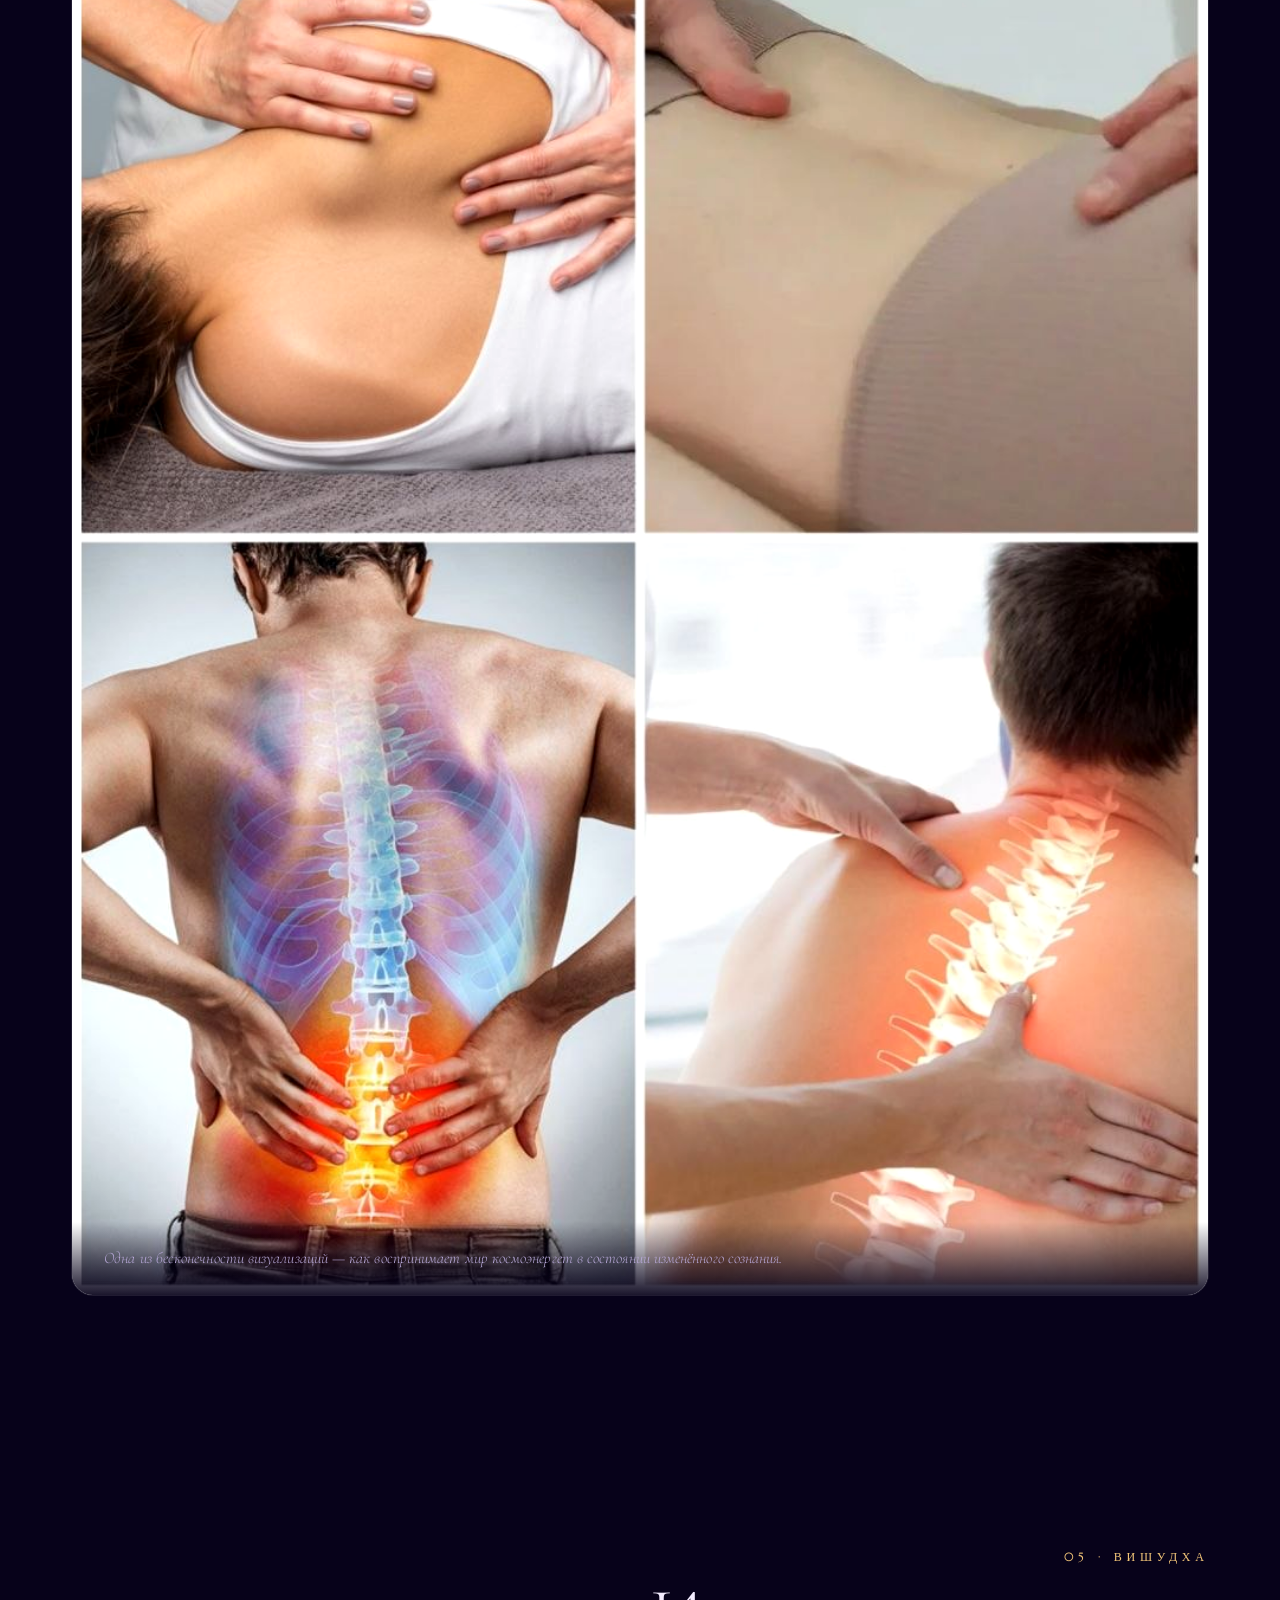
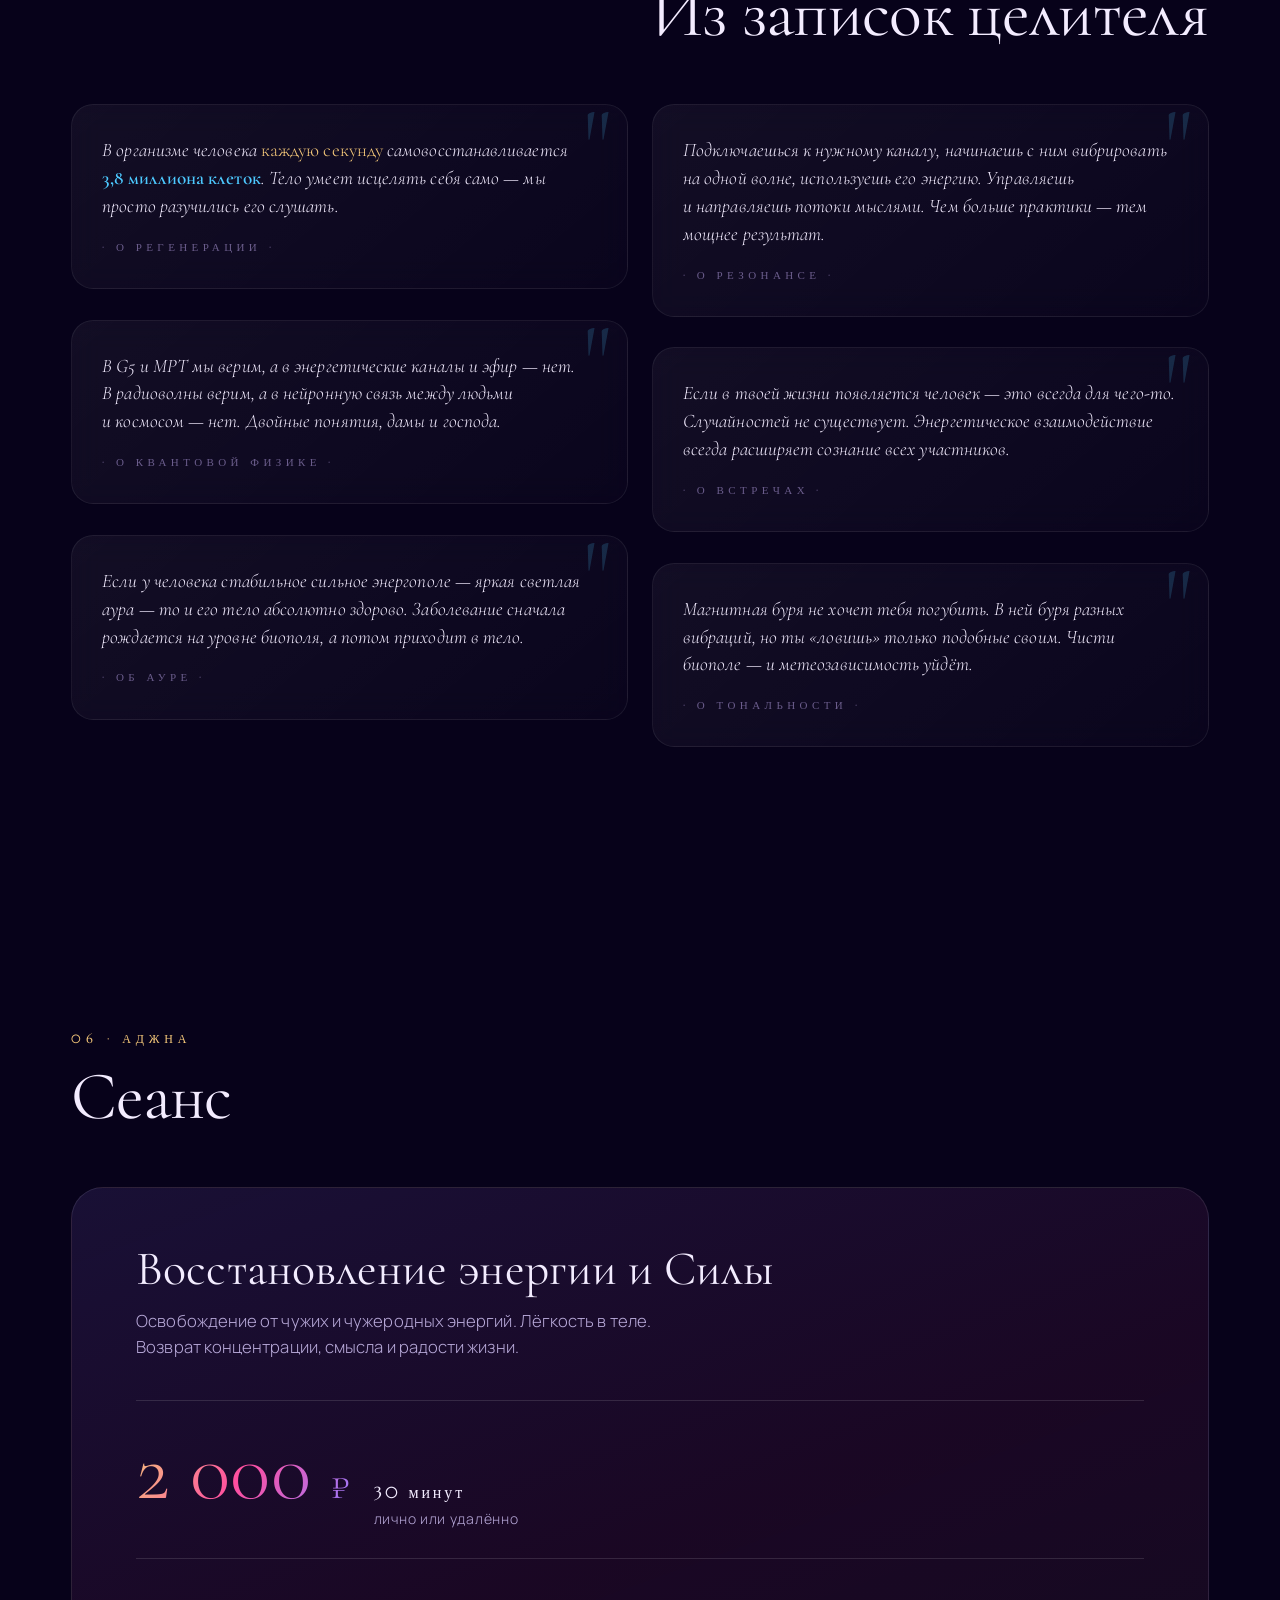
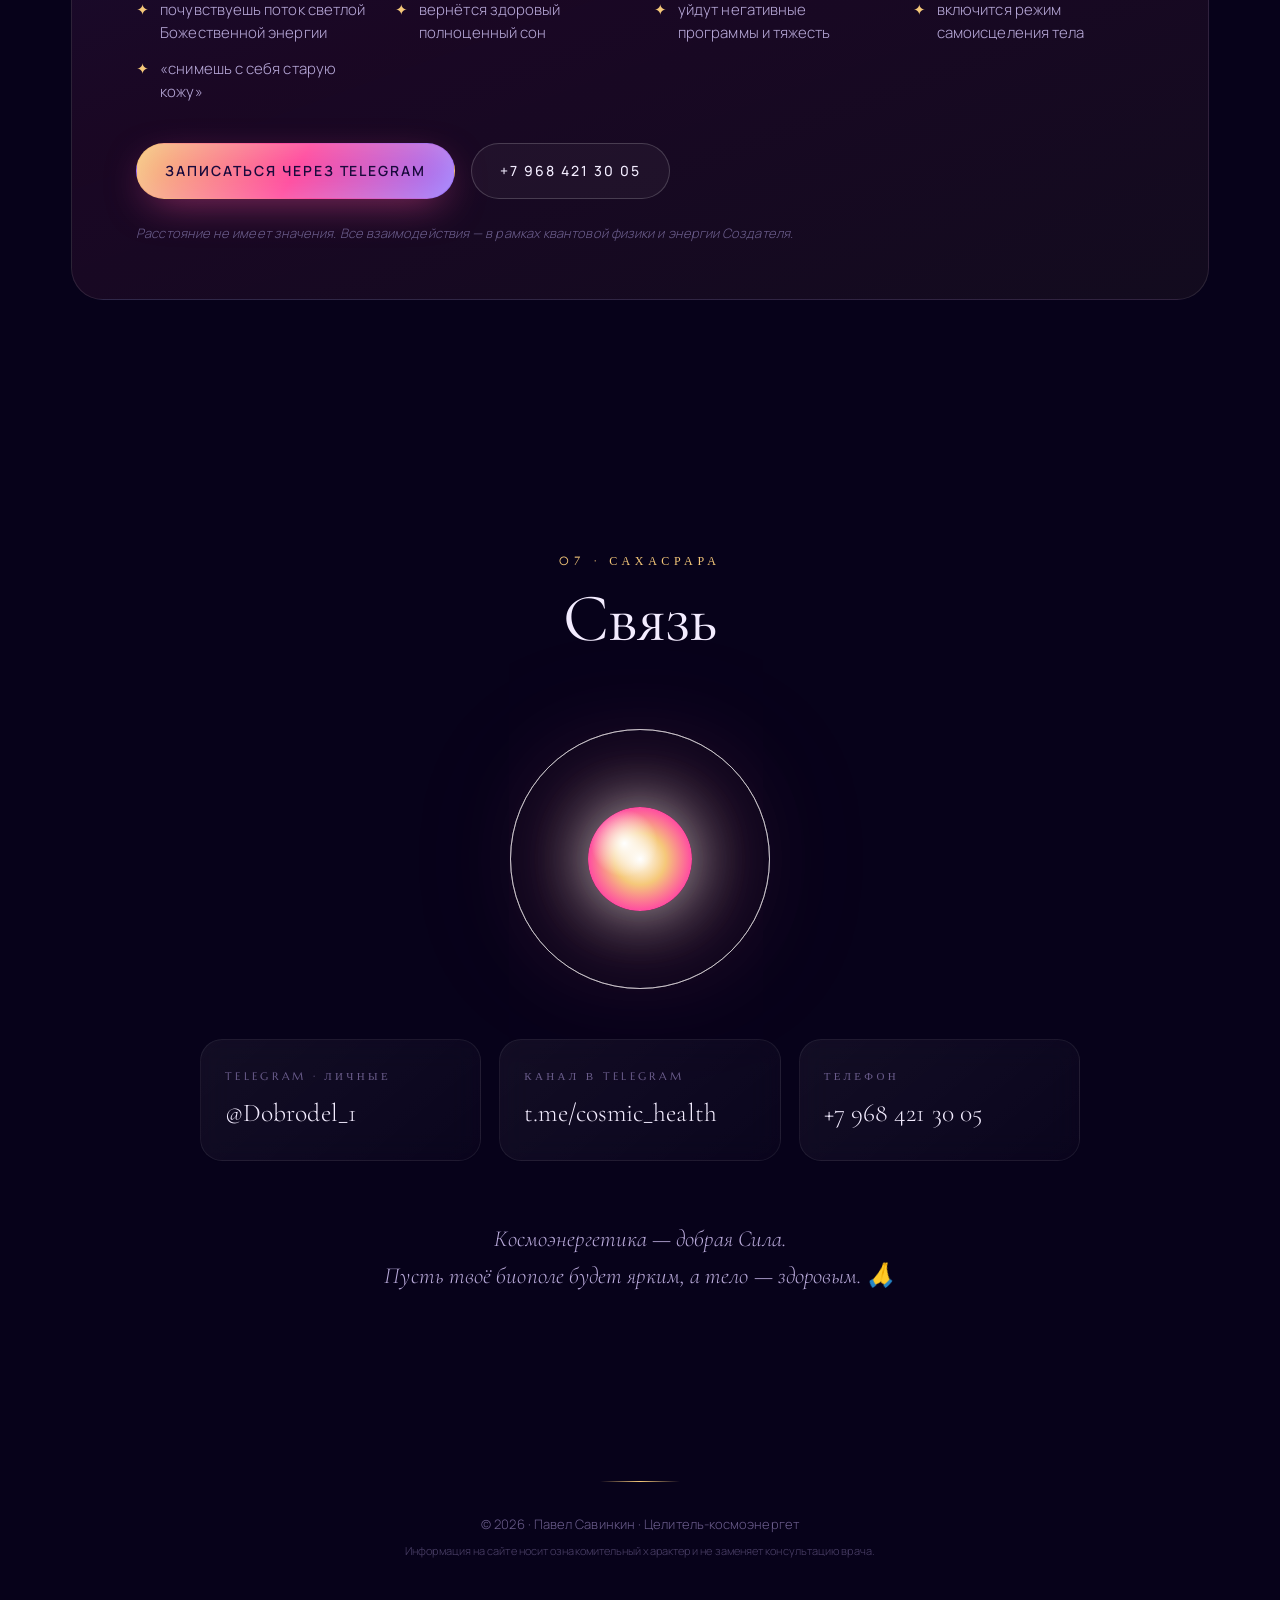
<file: 1/index.html>
<!DOCTYPE html>
<html lang="ru">
<head>
  <meta charset="UTF-8" />
  <meta name="viewport" content="width=device-width, initial-scale=1.0" />
  <title>РЕЗОНАНС · Космоэнергетика Павла Савинкина</title>
  <meta name="description" content="Космоэнергетика — целительская практика Павла Савинкина. Чистка биополя, восстановление энергии, исцеление через космические каналы." />
  <meta name="theme-color" content="#0a0419" />
  <link rel="preconnect" href="https://fonts.googleapis.com" />
  <link rel="preconnect" href="https://fonts.gstatic.com" crossorigin />
  <link href="https://fonts.googleapis.com/css2?family=Cormorant+Garamond:wght@300;400;500;600;700&family=Marcellus&family=Manrope:wght@200;300;400;500;600;700&display=swap" rel="stylesheet" />
  <link rel="stylesheet" href="styles.css" />
  <script>
    window.replainSettings = { id: '54b1a4a5-1256-4e0b-a3ff-c8ceaac2a787' };
    (function(u){var s=document.createElement('script');s.async=true;s.src=u;
    var x=document.getElementsByTagName('script')[0];x.parentNode.insertBefore(s,x);
    })('https://widget.replain.cc/dist/client.js');
  </script>
</head>
<body>

  <canvas id="starfield" aria-hidden="true"></canvas>
  <div class="aurora" aria-hidden="true">
    <span class="aurora__band aurora__band--1"></span>
    <span class="aurora__band aurora__band--2"></span>
    <span class="aurora__band aurora__band--3"></span>
  </div>
  <div class="cursor-glow" aria-hidden="true"></div>
  <div class="grain" aria-hidden="true"></div>

  <header class="topbar">
    <a href="#hero" class="brand">
      <span class="brand__sigil" aria-hidden="true"></span>
      <span class="brand__text">
        <span>Космоэнергетика</span>
        <em>Павел Савинкин · целитель-космоэнергет</em>
      </span>
    </a>
    <nav class="nav">
      <a href="#about">Кто я</a>
      <a href="#practice">Практика</a>
      <a href="#channels">Каналы</a>
      <a href="#wisdom">Мудрость</a>
      <a href="#offer">Сеанс</a>
      <a href="#contact">Связь</a>
    </nav>
  </header>

  <aside class="chakra-rail" aria-hidden="true">
    <div class="chakra-rail__line"></div>
    <a href="#hero" class="chakra-rail__node" data-chakra="0" style="--c: #ff3b6b">
      <span class="chakra-rail__sym">𑗏</span>
      <span class="chakra-rail__label">Муладхара · корень</span>
    </a>
    <a href="#about" class="chakra-rail__node" data-chakra="1" style="--c: #ff8a3d">
      <span class="chakra-rail__sym">⟁</span>
      <span class="chakra-rail__label">Свадхистана · доверие</span>
    </a>
    <a href="#practice" class="chakra-rail__node" data-chakra="2" style="--c: #ffd23d">
      <span class="chakra-rail__sym">☼</span>
      <span class="chakra-rail__label">Манипура · действие</span>
    </a>
    <a href="#channels" class="chakra-rail__node" data-chakra="3" style="--c: #4cf0a3">
      <span class="chakra-rail__sym">✦</span>
      <span class="chakra-rail__label">Анахата · резонанс</span>
    </a>
    <a href="#wisdom" class="chakra-rail__node" data-chakra="4" style="--c: #4dc9ff">
      <span class="chakra-rail__sym">◌</span>
      <span class="chakra-rail__label">Вишудха · слово</span>
    </a>
    <a href="#offer" class="chakra-rail__node" data-chakra="5" style="--c: #9a7bff">
      <span class="chakra-rail__sym">◉</span>
      <span class="chakra-rail__label">Аджна · ясность</span>
    </a>
    <a href="#contact" class="chakra-rail__node" data-chakra="6" style="--c: #ffffff">
      <span class="chakra-rail__sym">✺</span>
      <span class="chakra-rail__label">Сахасрара · связь</span>
    </a>
  </aside>

  <main>

    <!-- ════════════════ HERO ════════════════ -->
    <section id="hero" class="hero" data-chakra="muladhara">
      <div class="hero__overline reveal">КОСМОЭНЕРГЕТИКА · РЕЗОНАНС · ИСЦЕЛЕНИЕ</div>
      <h1 class="hero__title">
        <span class="hero__title-row reveal">Войди&nbsp;в</span>
        <span class="hero__title-row hero__title-row--big reveal">Резонанс</span>
        <span class="hero__title-row hero__title-row--with hero__title-row--small reveal">с&nbsp;живой&nbsp;вселенной</span>
      </h1>

      <div class="hero__orbit reveal">
        <div class="hero__orbit-glow"></div>
        <div class="hero__orbit-ring hero__orbit-ring--1"></div>
        <div class="hero__orbit-ring hero__orbit-ring--2"></div>
        <div class="hero__orbit-ring hero__orbit-ring--3"></div>
        <div class="hero__portrait">
          <img src="images/pavel.jpg" alt="Павел Савинкин · целитель-космоэнергет" />
        </div>
        <div class="hero__chakras" aria-hidden="true">
          <span style="--i:0; --c:#ff3b6b"></span>
          <span style="--i:1; --c:#ff8a3d"></span>
          <span style="--i:2; --c:#ffd23d"></span>
          <span style="--i:3; --c:#4cf0a3"></span>
          <span style="--i:4; --c:#4dc9ff"></span>
          <span style="--i:5; --c:#9a7bff"></span>
          <span style="--i:6; --c:#ffffff"></span>
        </div>
      </div>

      <p class="hero__lead reveal">
        Я — Павел Савинкин, дипломированный космоэнергет. Помогаю человеку
        вернуть собственную силу: очищаю биополе, снимаю деструктивные программы
        и подключаю тело к высоким космическим вибрациям.
      </p>

      <div class="hero__cta reveal">
        <a href="#offer" class="btn btn--primary">
          <span>Записаться на сеанс</span>
          <svg viewBox="0 0 24 24" width="18" height="18"><path fill="currentColor" d="M4 12h14m0 0-5-5m5 5-5 5"/></svg>
        </a>
        <a href="https://t.me/cosmic_health" target="_blank" rel="noopener" class="btn btn--ghost">
          <svg viewBox="0 0 24 24" width="18" height="18"><path fill="currentColor" d="M9.78 18.65l.28-4.23 7.68-6.92c.34-.31-.07-.46-.52-.19L7.74 13.3 3.64 12c-.88-.25-.89-.86.2-1.3l15.97-6.16c.73-.33 1.43.18 1.15 1.3l-2.72 12.81c-.19.91-.74 1.13-1.5.71L12.6 16.3l-1.99 1.93c-.23.23-.42.42-.83.42z"/></svg>
          <span>Канал в Telegram</span>
        </a>
      </div>

      <a href="#about" class="hero__scroll reveal" aria-label="Прокрутить">
        <span></span>
        <em>опуститься в поток</em>
      </a>
    </section>


    <!-- ════════════════ ABOUT ════════════════ -->
    <section id="about" class="about" data-chakra="svadhisthana">
      <div class="section-mark">
        <em>02 · СВАДХИСТАНА</em>
        <h2>Я — проводник, а не врач</h2>
      </div>

      <div class="about__grid">
        <article class="about__card glass reveal">
          <div class="about__quote">«Лечить — это процесс без результата. Исцелить — это значит избавить, очистить.»</div>
        </article>

        <article class="about__story reveal">
          <p>Многие годы меня вело к этому: телесные практики, чистка пространства, осознанный подход к здоровью. <strong>28 марта 2026 года</strong> я завершил первое официальное обучение в&nbsp;Международной академии космоэнергетики Марата Софина и&nbsp;получил диплом целителя-космоэнергета.</p>
          <p>Космоэнергетика — это духовная дисциплина, подтверждённая наукой, в&nbsp;том числе физикой. Её результаты можно ощущать сразу. Основатель направления — академик В.А.&nbsp;Петров. Метод опирается на работу с&nbsp;космическими каналами и&nbsp;их&nbsp;вибрациями для физического и&nbsp;ментального здоровья человека.</p>
          <p>Теперь я могу <strong>официально работать и&nbsp;помогать людям</strong>. Это только начало пути — я учусь каждый день и&nbsp;с&nbsp;удовольствием обмениваюсь практикой <em>услугу за услугу</em> с&nbsp;другими специалистами.</p>
        </article>

        <ul class="about__facts reveal">
          <li>
            <span class="about__facts-num">2026</span>
            <span class="about__facts-text">Диплом академии космоэнергетики Марата Софина</span>
          </li>
          <li>
            <span class="about__facts-num">7+</span>
            <span class="about__facts-text">освоенных целительских каналов</span>
          </li>
          <li>
            <span class="about__facts-num">∞</span>
            <span class="about__facts-text">состояний, которые поддаются исцелению через энергию</span>
          </li>
        </ul>
      </div>
    </section>


    <!-- ════════════════ PRACTICE ════════════════ -->
    <section id="practice" class="practice" data-chakra="manipura">
      <div class="section-mark section-mark--right">
        <em>03 · МАНИПУРА</em>
        <h2>Что происходит на сеансе</h2>
      </div>

      <p class="practice__lead reveal">
        Каждое заболевание — последствие нарушения естественного течения энергии.
        Я работаю с этими нарушениями: на уровне биополя, тонких тел, чакр и&nbsp;каналов.
        В первые же сеансы тело включает свой режим самоисцеления.
      </p>

      <div class="practice__deck">
        <article class="practice__card glass reveal" style="--accent:#ff8a3d">
          <span class="practice__num">01</span>
          <h3>Очищение биополя</h3>
          <p>Снимаю порчи, сглазы, проклятия, привороты и&nbsp;их&nbsp;энергетические последствия — то&nbsp;общее недомогание и&nbsp;хронику, у&nbsp;которой не&nbsp;находится медицинской причины.</p>
        </article>

        <article class="practice__card glass reveal" style="--accent:#ffd23d">
          <span class="practice__num">02</span>
          <h3>Синхронизация чакр</h3>
          <p>Успокаиваю нервную систему через очищение и&nbsp;синхронизацию чакр — это нервные сплетения и&nbsp;узлы с&nbsp;точки зрения анатомии. Мысли становятся ясными, тело — лёгким.</p>
        </article>

        <article class="practice__card glass reveal" style="--accent:#4cf0a3">
          <span class="practice__num">03</span>
          <h3>Регенерация тела</h3>
          <p>Запускаю процесс естественного восстановления: пищеварительная, костная, нервная, эндокринная, дыхательная, сердечно-сосудистая, лимфатическая, репродуктивная системы.</p>
        </article>

        <article class="practice__card glass reveal" style="--accent:#4dc9ff">
          <span class="practice__num">04</span>
          <h3>Снятие сущностей</h3>
          <p>Лярвы, инкубы, сукубы, мыслеформы — астральные паразиты, которые крадут силу и&nbsp;толкают на&nbsp;пороки. Убираются высоковибрационными потоками за&nbsp;15–20&nbsp;минут.</p>
        </article>

        <article class="practice__card glass reveal" style="--accent:#9a7bff">
          <span class="practice__num">05</span>
          <h3>Энергетическая защита</h3>
          <p>Ставлю защиту от&nbsp;недоброжелателей и&nbsp;энерговампиров. Ты&nbsp;чувствуешь её сам и&nbsp;учишься поддерживать в&nbsp;рабочем состоянии.</p>
        </article>

        <article class="practice__card glass reveal" style="--accent:#ff3b6b">
          <span class="practice__num">06</span>
          <h3>Работа с болью</h3>
          <p>Головные боли, мигрени, метеозависимость, мышечные блоки, женские заболевания, бесплодие, нарушения щитовидной железы и&nbsp;ЖКТ, воспаления, травмы и&nbsp;ожоги.</p>
        </article>
      </div>
    </section>


    <!-- ════════════════ CHANNELS ════════════════ -->
    <section id="channels" class="channels" data-chakra="anahata">
      <div class="section-mark">
        <em>04 · АНАХАТА</em>
        <h2>Каналы вибраций</h2>
      </div>

      <p class="channels__lead reveal">
        Под каждое состояние существует свой космический канал —&nbsp;частота,
        которая откликается, очищает и&nbsp;восстанавливает. Подключение
        работает удалённо: расстояние не&nbsp;имеет значения,
        потому что вибрация не&nbsp;знает километров.
      </p>

      <div class="channels__list">
        <article class="channels__row reveal">
          <span class="channels__name">ШАОН</span>
          <span class="channels__desc">женское здоровье · яичники, миомы, кисты, щитовидная железа · камни в&nbsp;почках и&nbsp;желчном · 3-я, 4-я и&nbsp;5-я чакры</span>
          <span class="channels__pulse"><i></i><i></i><i></i></span>
        </article>
        <article class="channels__row reveal">
          <span class="channels__name">ОЧИЩЕНИЕ</span>
          <span class="channels__desc">снятие порч, сглазов, проклятий, приворотов · вывод накопленного негатива · возврат собственной энергии</span>
          <span class="channels__pulse"><i></i><i></i><i></i></span>
        </article>
        <article class="channels__row reveal">
          <span class="channels__name">ВОССТАНОВЛЕНИЕ</span>
          <span class="channels__desc">после выгорания, перегрузок, потери ориентира · «как заменили батарейку на&nbsp;новую и&nbsp;более ёмкую»</span>
          <span class="channels__pulse"><i></i><i></i><i></i></span>
        </article>
        <article class="channels__row reveal">
          <span class="channels__name">МЕТЕОЧИСТКА</span>
          <span class="channels__desc">избавление от&nbsp;метеозависимости · «подобное притягивает подобное» — поднимаем тональность вибраций</span>
          <span class="channels__pulse"><i></i><i></i><i></i></span>
        </article>
        <article class="channels__row reveal">
          <span class="channels__name">ЗАЩИТА</span>
          <span class="channels__desc">энергетический щит от&nbsp;вампиров, токсичного окружения и&nbsp;астральных подключений</span>
          <span class="channels__pulse"><i></i><i></i><i></i></span>
        </article>
        <article class="channels__row reveal">
          <span class="channels__name">ИНДИВИДУАЛЬНО</span>
          <span class="channels__desc">то, что не&nbsp;поддаётся традиционному лечению или мучает долгие годы — рассматривается лично</span>
          <span class="channels__pulse"><i></i><i></i><i></i></span>
        </article>
      </div>

      <figure class="channels__visual reveal">
        <img src="images/cosmos.jpg" alt="Энергетическое поле" />
        <figcaption>Одна из бесконечности визуализаций — как воспринимает мир космоэнергет в&nbsp;состоянии изменённого сознания.</figcaption>
      </figure>
    </section>


    <!-- ════════════════ WISDOM ════════════════ -->
    <section id="wisdom" class="wisdom" data-chakra="vishuddha">
      <div class="section-mark section-mark--right">
        <em>05 · ВИШУДХА</em>
        <h2>Из&nbsp;записок целителя</h2>
      </div>

      <div class="wisdom__grid">
        <blockquote class="wisdom__quote glass reveal">
          <p>В&nbsp;организме человека <em>каждую секунду</em> самовосстанавливается
            <strong>3,8&nbsp;миллиона клеток</strong>. Тело умеет исцелять себя само —
            мы просто разучились его слушать.</p>
          <cite>· о регенерации ·</cite>
        </blockquote>

        <blockquote class="wisdom__quote glass reveal">
          <p>В&nbsp;G5 и&nbsp;МРТ мы&nbsp;верим, а&nbsp;в&nbsp;энергетические каналы и&nbsp;эфир — нет.
            В&nbsp;радиоволны верим, а&nbsp;в&nbsp;нейронную связь между людьми и&nbsp;космосом —
            нет. Двойные понятия, дамы и&nbsp;господа.</p>
          <cite>· о&nbsp;квантовой физике ·</cite>
        </blockquote>

        <blockquote class="wisdom__quote glass reveal">
          <p>Если у&nbsp;человека стабильное сильное энергополе — яркая светлая аура —
            то&nbsp;и&nbsp;его тело абсолютно здорово. Заболевание сначала рождается
            на&nbsp;уровне биополя, а&nbsp;потом приходит в&nbsp;тело.</p>
          <cite>· об&nbsp;ауре ·</cite>
        </blockquote>

        <blockquote class="wisdom__quote glass reveal">
          <p>Подключаешься к&nbsp;нужному каналу, начинаешь с&nbsp;ним вибрировать
            на&nbsp;одной волне, используешь его энергию. Управляешь и&nbsp;направляешь
            потоки мыслями. Чем больше практики — тем мощнее результат.</p>
          <cite>· о&nbsp;резонансе ·</cite>
        </blockquote>

        <blockquote class="wisdom__quote glass reveal">
          <p>Если в&nbsp;твоей жизни появляется человек — это всегда для чего-то.
            Случайностей не&nbsp;существует. Энергетическое взаимодействие
            всегда расширяет сознание всех участников.</p>
          <cite>· о&nbsp;встречах ·</cite>
        </blockquote>

        <blockquote class="wisdom__quote glass reveal">
          <p>Магнитная буря не&nbsp;хочет тебя погубить. В&nbsp;ней буря разных вибраций,
            но&nbsp;ты «ловишь» только подобные своим. Чисти биополе —
            и&nbsp;метеозависимость уйдёт.</p>
          <cite>· о&nbsp;тональности ·</cite>
        </blockquote>
      </div>
    </section>


    <!-- ════════════════ OFFER ════════════════ -->
    <section id="offer" class="offer" data-chakra="ajna">
      <div class="section-mark">
        <em>06 · АДЖНА</em>
        <h2>Сеанс</h2>
      </div>

      <div class="offer__card reveal">
        <div class="offer__card-bg"></div>

        <div class="offer__head">
          <h3>Восстановление энергии и&nbsp;Силы</h3>
          <p>Освобождение от&nbsp;чужих и&nbsp;чужеродных энергий. Лёгкость в&nbsp;теле. Возврат концентрации, смысла и&nbsp;радости жизни.</p>
        </div>

        <div class="offer__price">
          <div class="offer__price-num">2&nbsp;000&nbsp;<span>₽</span></div>
          <div class="offer__price-meta">
            <span>30&nbsp;минут</span>
            <span>лично или удалённо</span>
          </div>
        </div>

        <ul class="offer__list">
          <li>почувствуешь поток светлой Божественной энергии</li>
          <li>вернётся здоровый полноценный сон</li>
          <li>уйдут негативные программы и&nbsp;тяжесть</li>
          <li>включится режим самоисцеления тела</li>
          <li>«снимешь с&nbsp;себя старую кожу»</li>
        </ul>

        <div class="offer__cta">
          <a href="https://t.me/Dobrodel_1" target="_blank" rel="noopener" class="btn btn--primary">Записаться через Telegram</a>
          <a href="tel:+79684213005" class="btn btn--ghost">+7&nbsp;968&nbsp;421&nbsp;30&nbsp;05</a>
        </div>

        <p class="offer__note">Расстояние не&nbsp;имеет значения. Все взаимодействия — в&nbsp;рамках квантовой физики и&nbsp;энергии Создателя.</p>
      </div>
    </section>


    <!-- ════════════════ CONTACT ════════════════ -->
    <section id="contact" class="contact" data-chakra="sahasrara">
      <div class="section-mark section-mark--center">
        <em>07 · САХАСРАРА</em>
        <h2>Связь</h2>
      </div>

      <div class="contact__halo reveal">
        <div class="contact__halo-ring"></div>
        <div class="contact__halo-ring contact__halo-ring--2"></div>
        <div class="contact__halo-ring contact__halo-ring--3"></div>
        <div class="contact__halo-core"></div>
      </div>

      <div class="contact__list reveal">
        <a href="https://t.me/Dobrodel_1" target="_blank" rel="noopener" class="contact__item glass">
          <span class="contact__item-label">Telegram · личные</span>
          <span class="contact__item-value">@Dobrodel_1</span>
        </a>
        <a href="https://t.me/cosmic_health" target="_blank" rel="noopener" class="contact__item glass">
          <span class="contact__item-label">Канал в&nbsp;Telegram</span>
          <span class="contact__item-value">t.me/cosmic_health</span>
        </a>
        <a href="tel:+79684213005" class="contact__item glass">
          <span class="contact__item-label">Телефон</span>
          <span class="contact__item-value">+7&nbsp;968&nbsp;421&nbsp;30&nbsp;05</span>
        </a>
      </div>

      <p class="contact__bless reveal">Космоэнергетика — добрая Сила.<br/>Пусть твоё биополе будет ярким, а&nbsp;тело — здоровым. 🙏</p>
    </section>

  </main>

  <footer class="footer">
    <div class="footer__line"></div>
    <p>© 2026 · Павел Савинкин · Целитель-космоэнергет</p>
    <p class="footer__small">Информация на&nbsp;сайте носит ознакомительный характер и&nbsp;не&nbsp;заменяет консультацию врача.</p>
  </footer>

  <script src="script.js"></script>
</body>
</html>
</file>
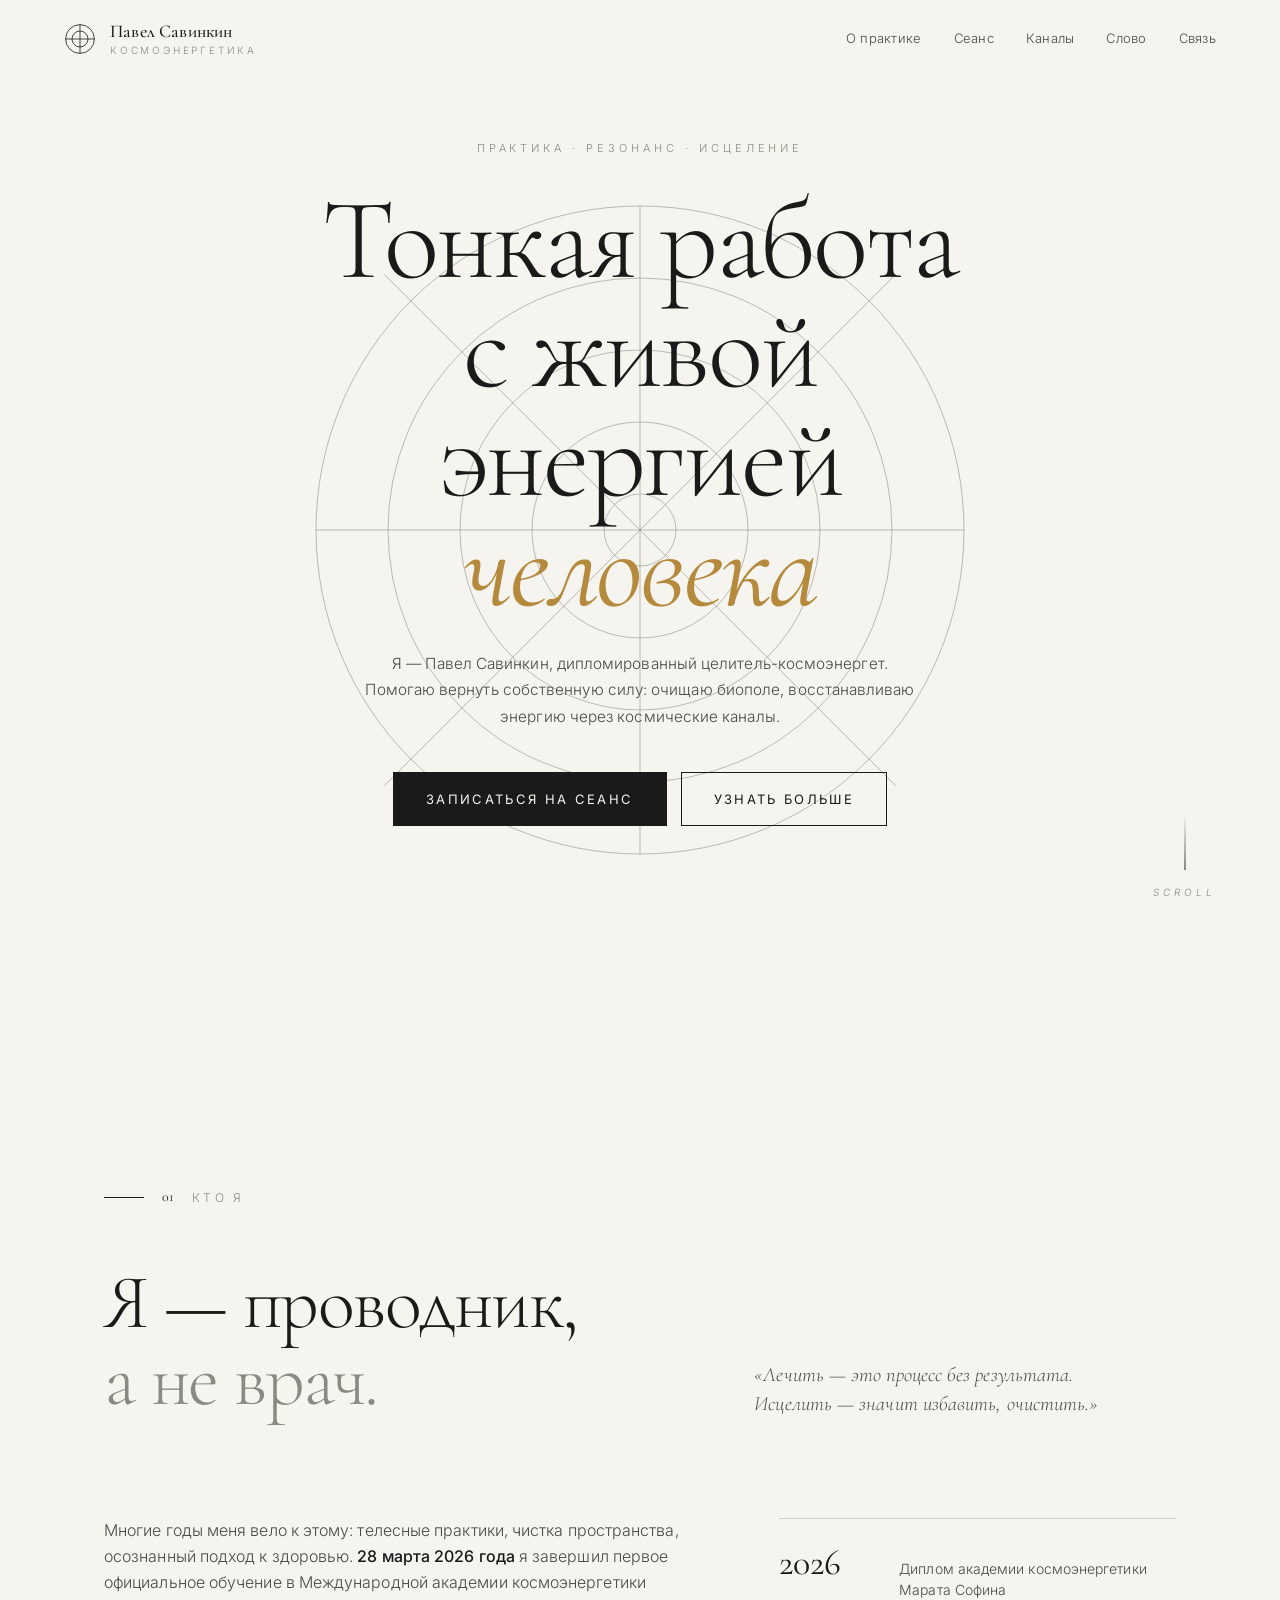
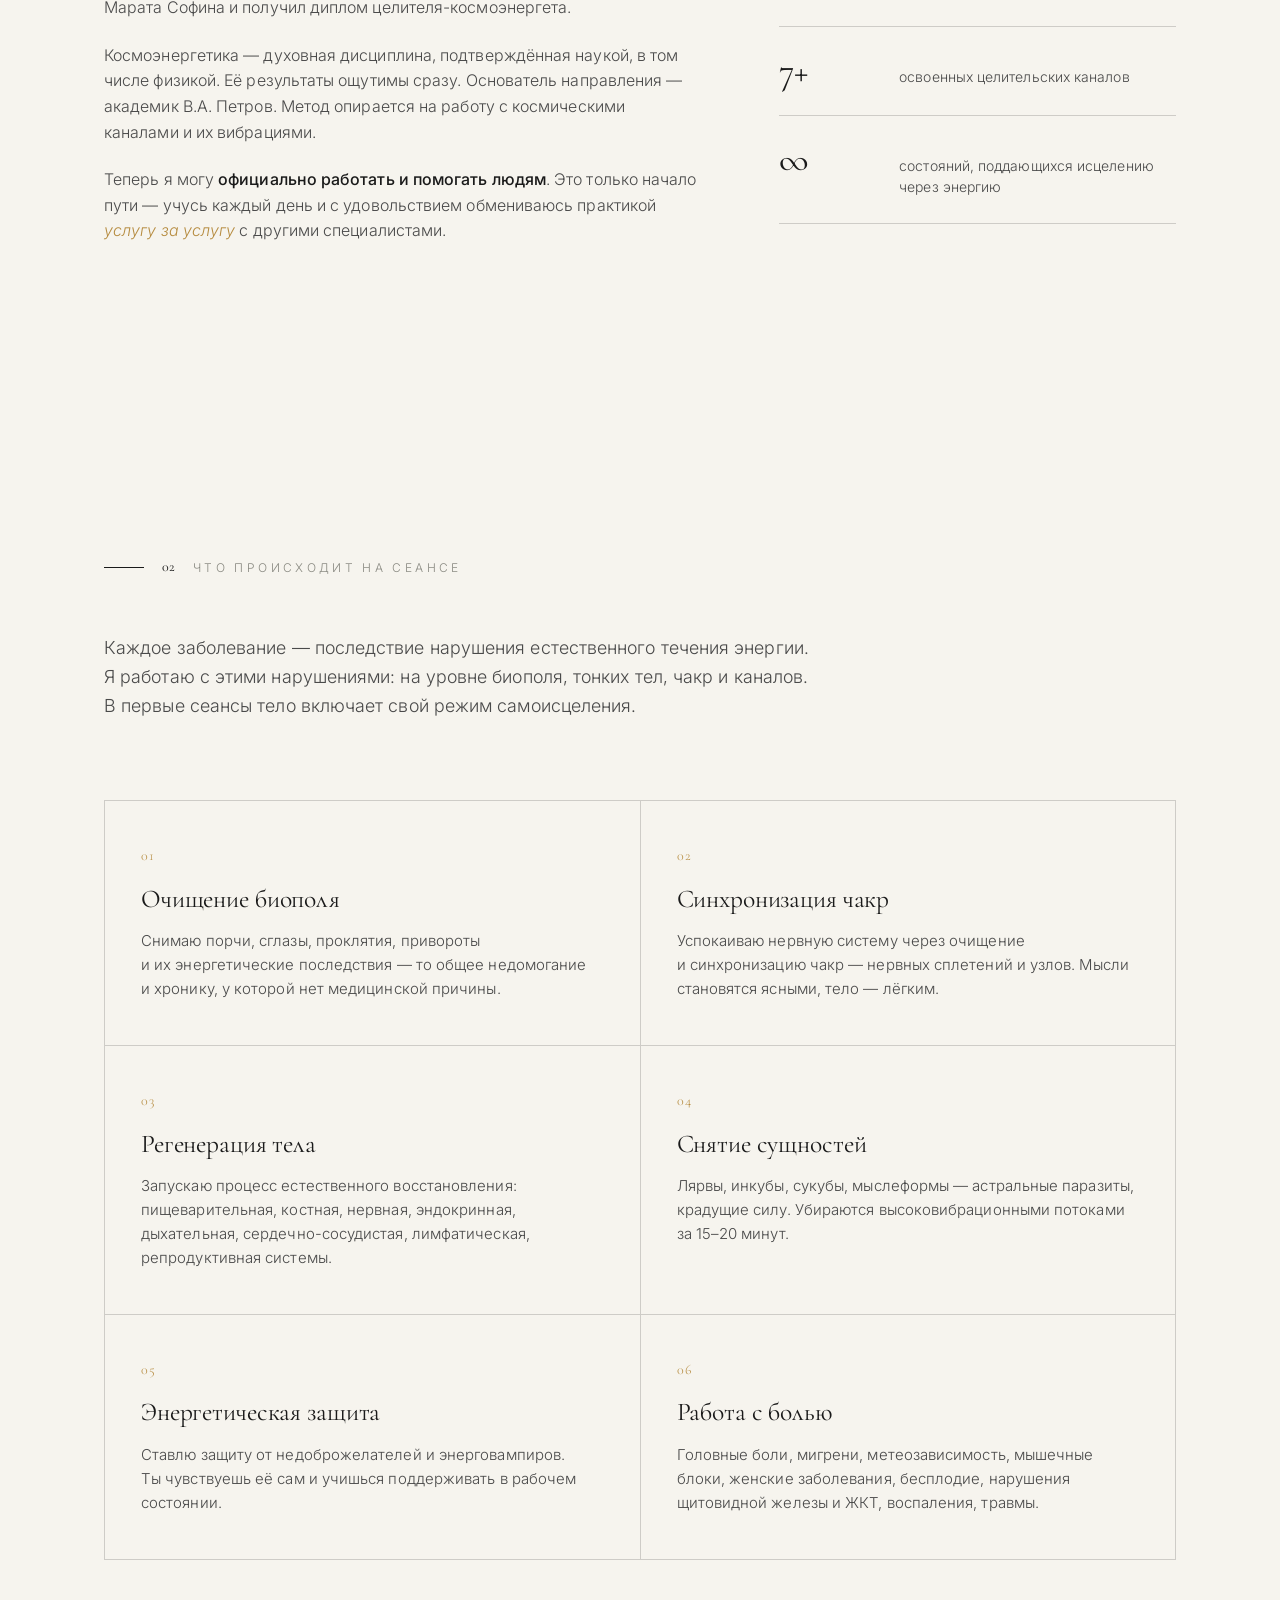
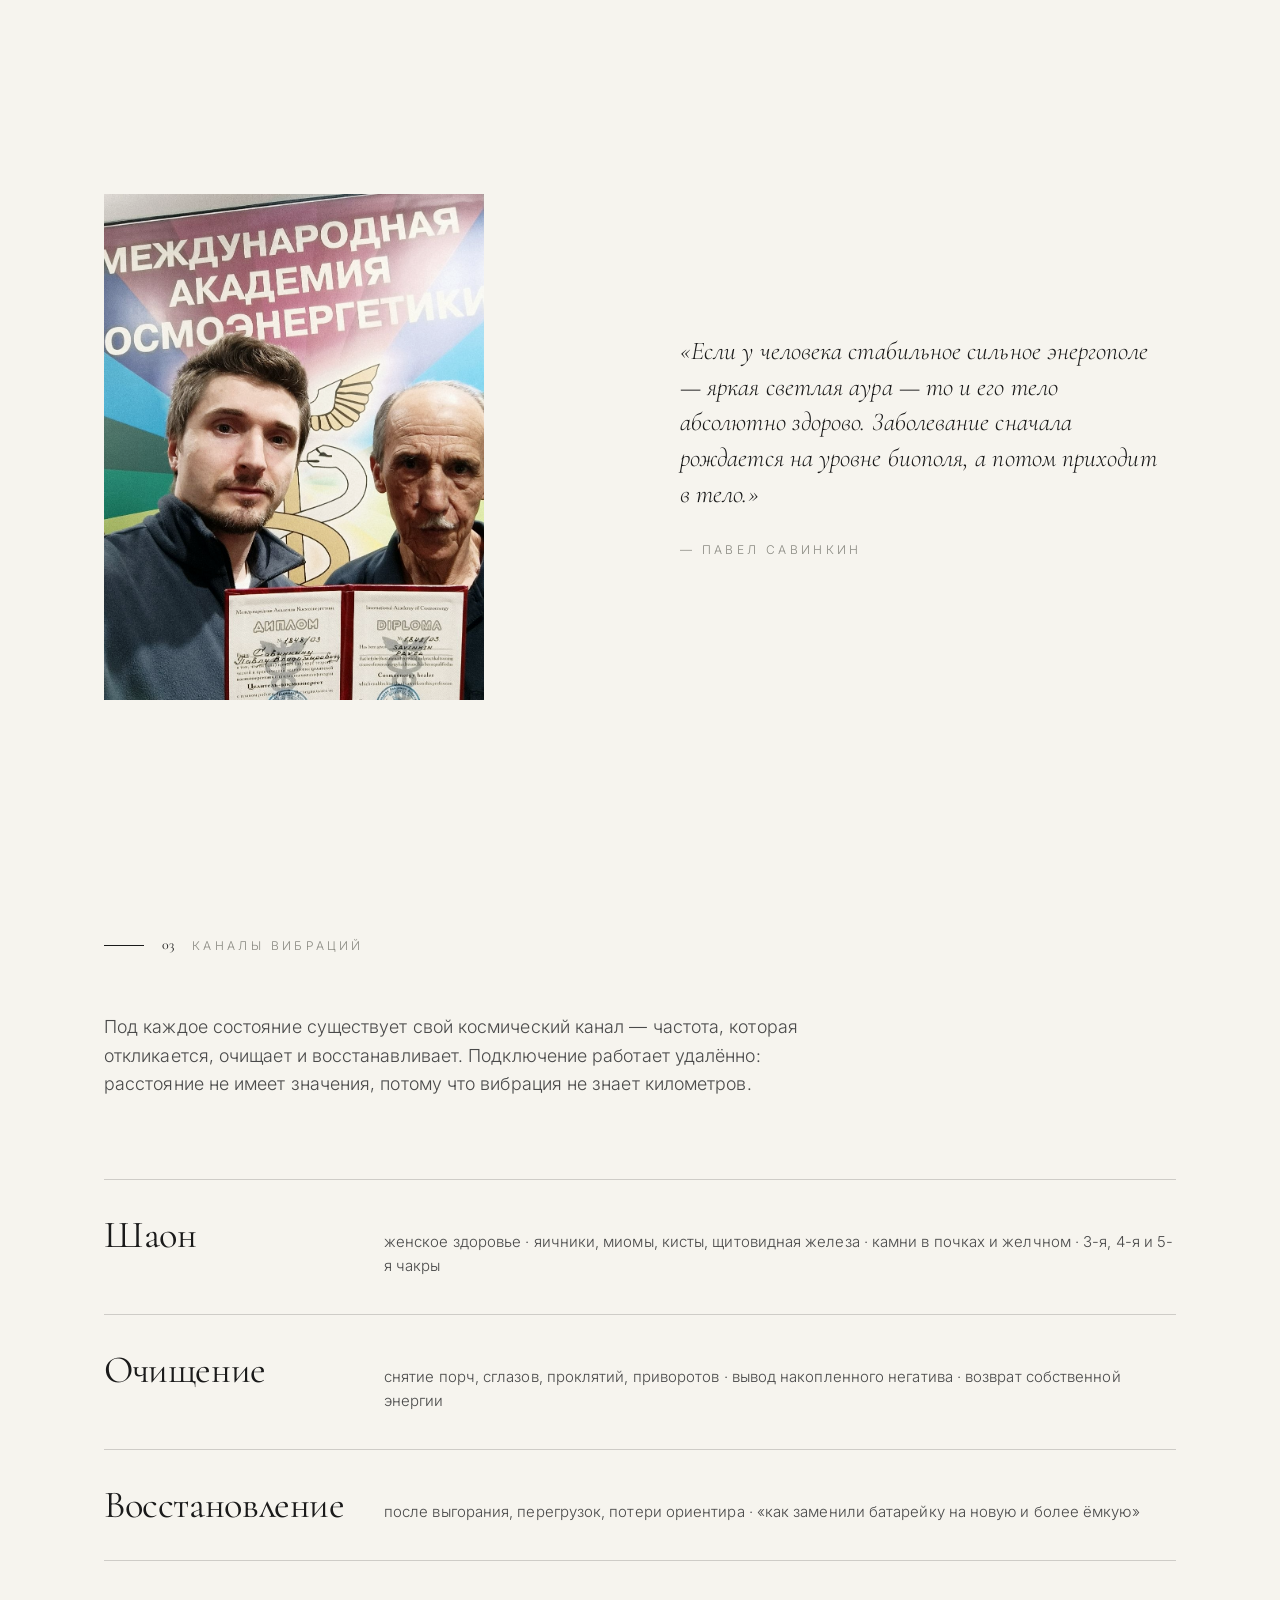
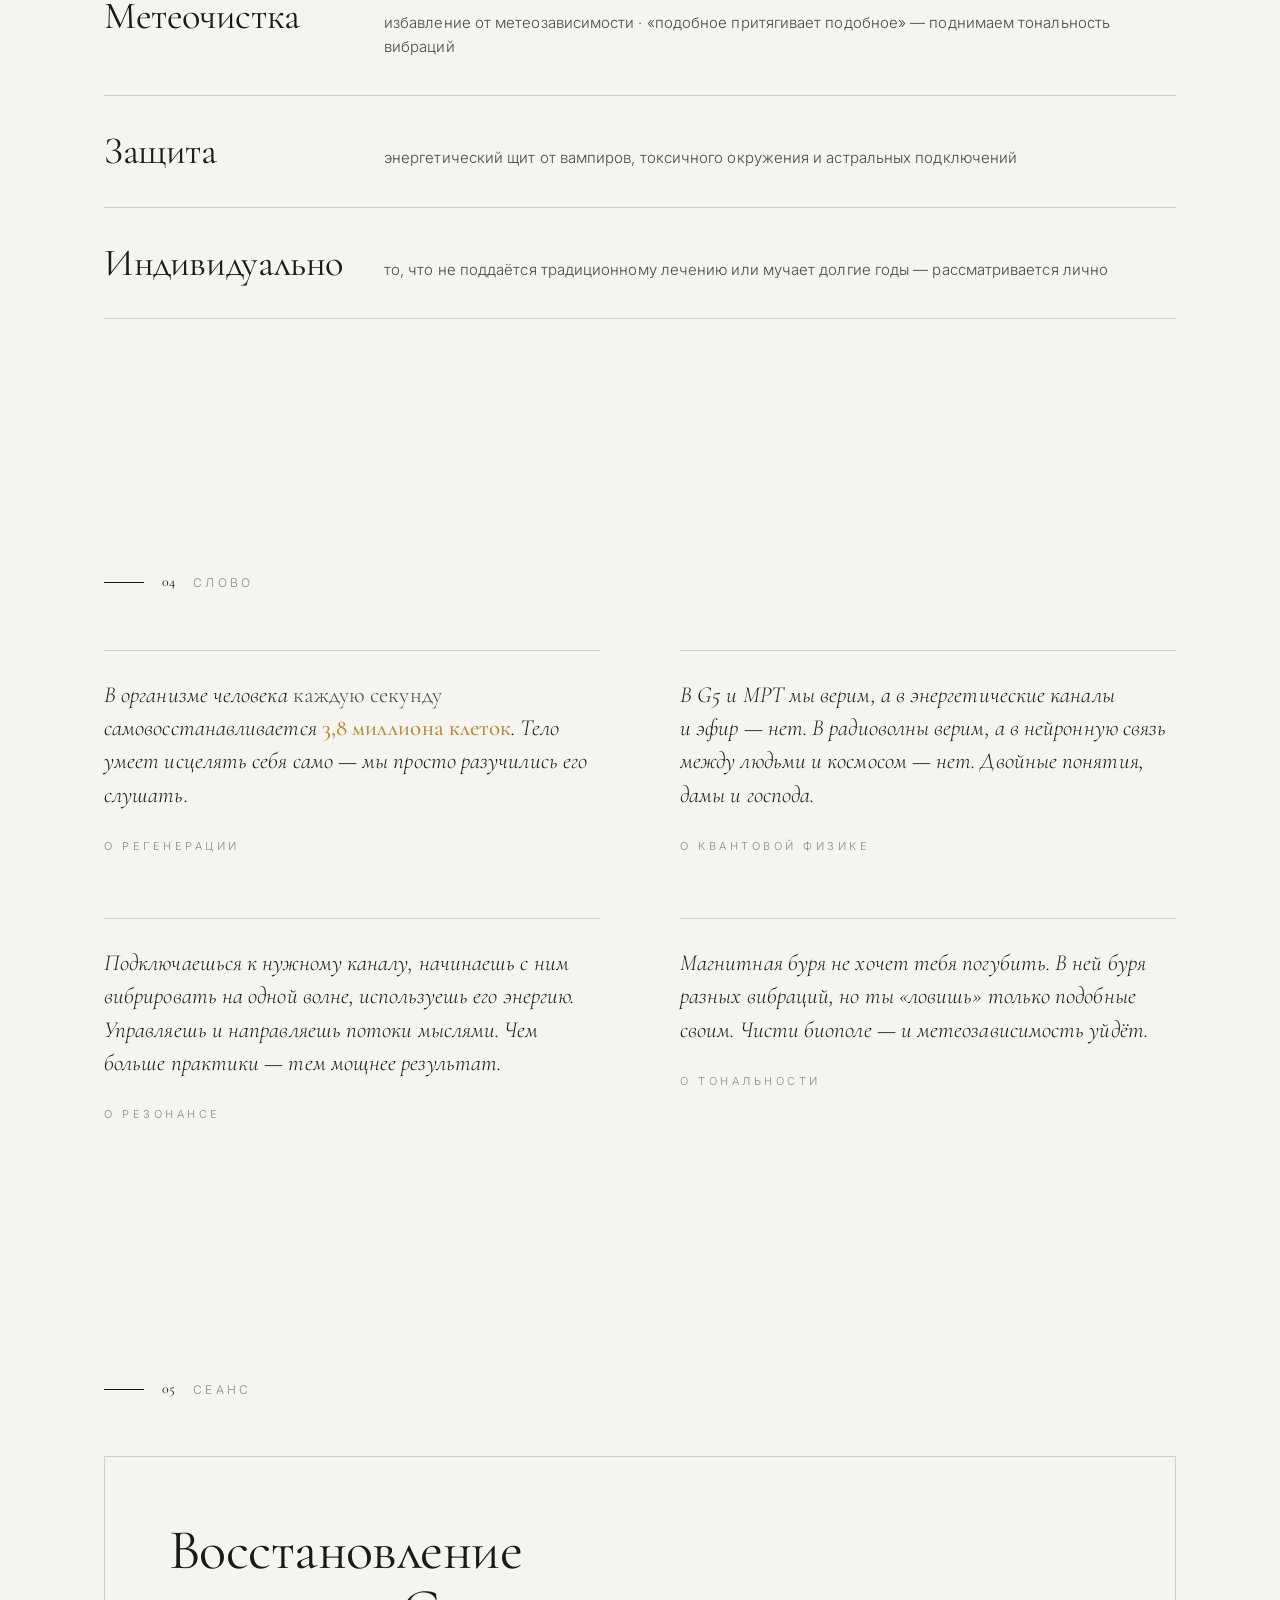
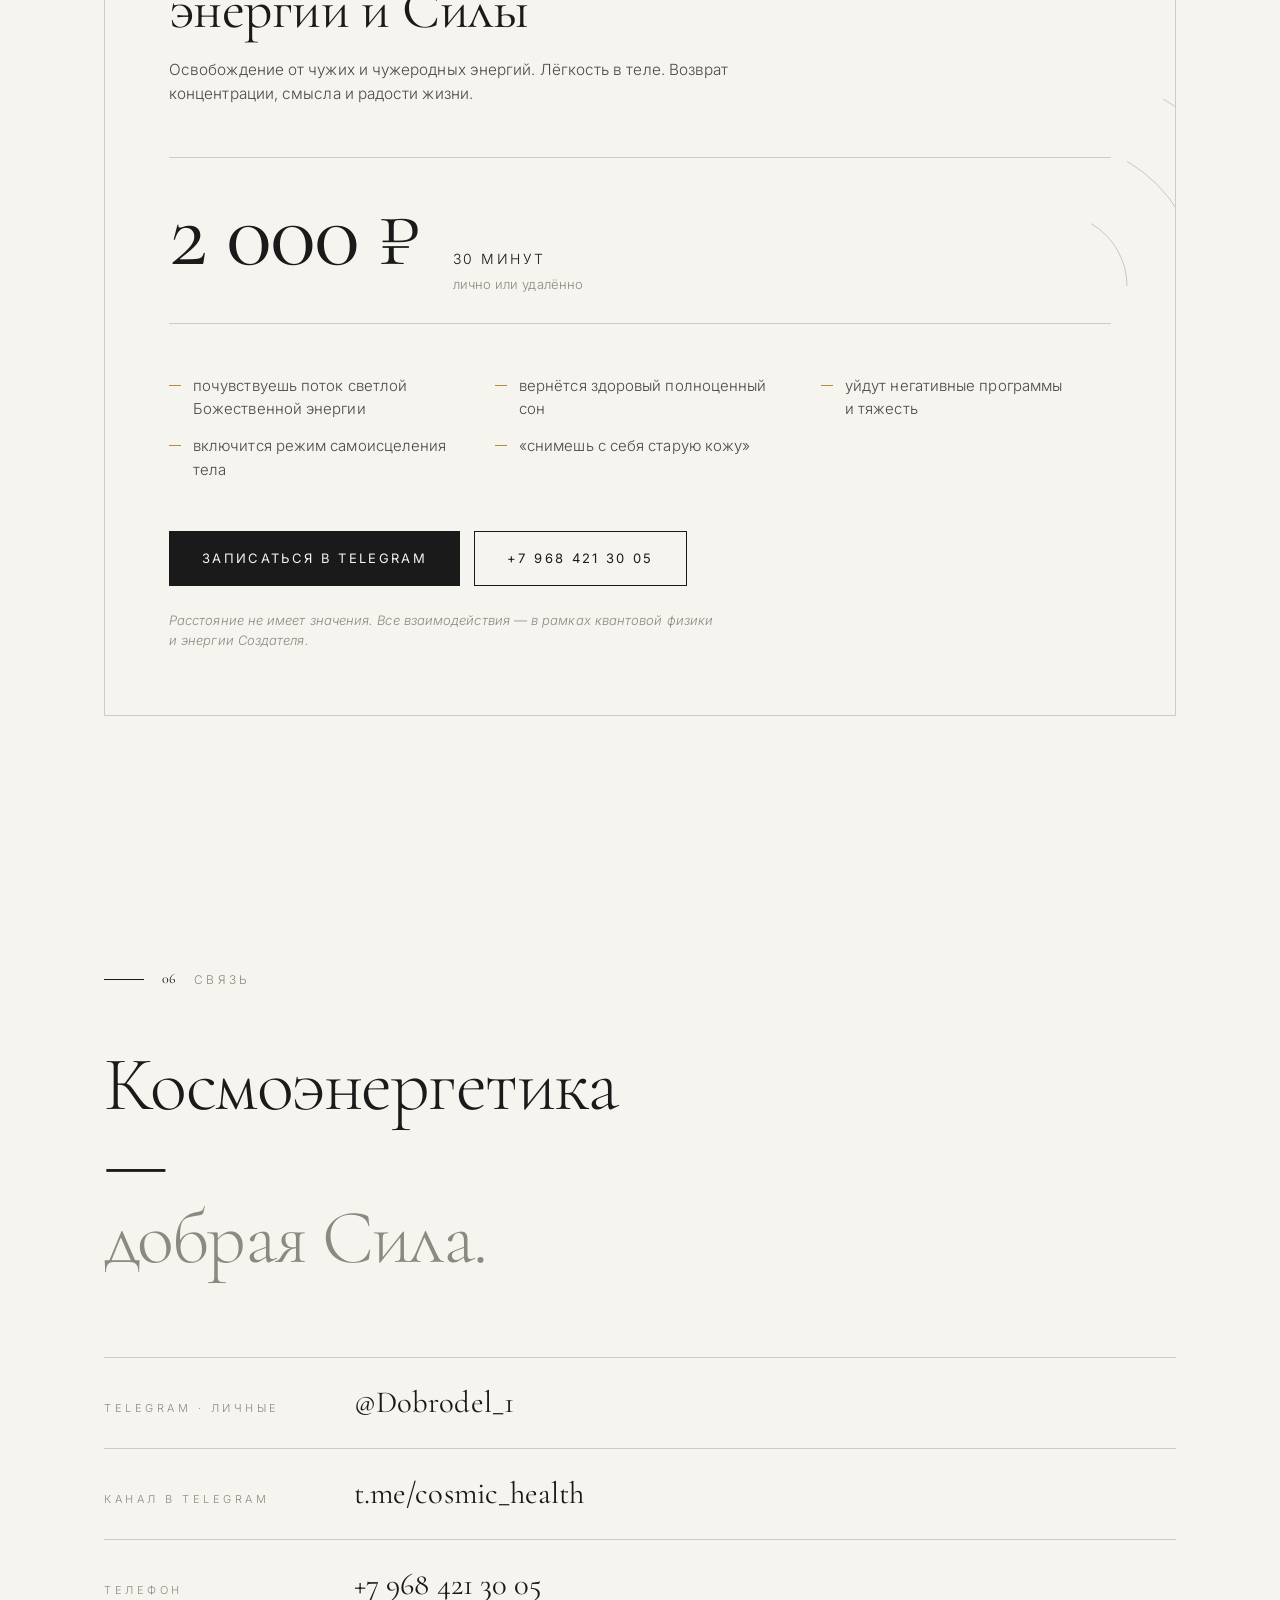
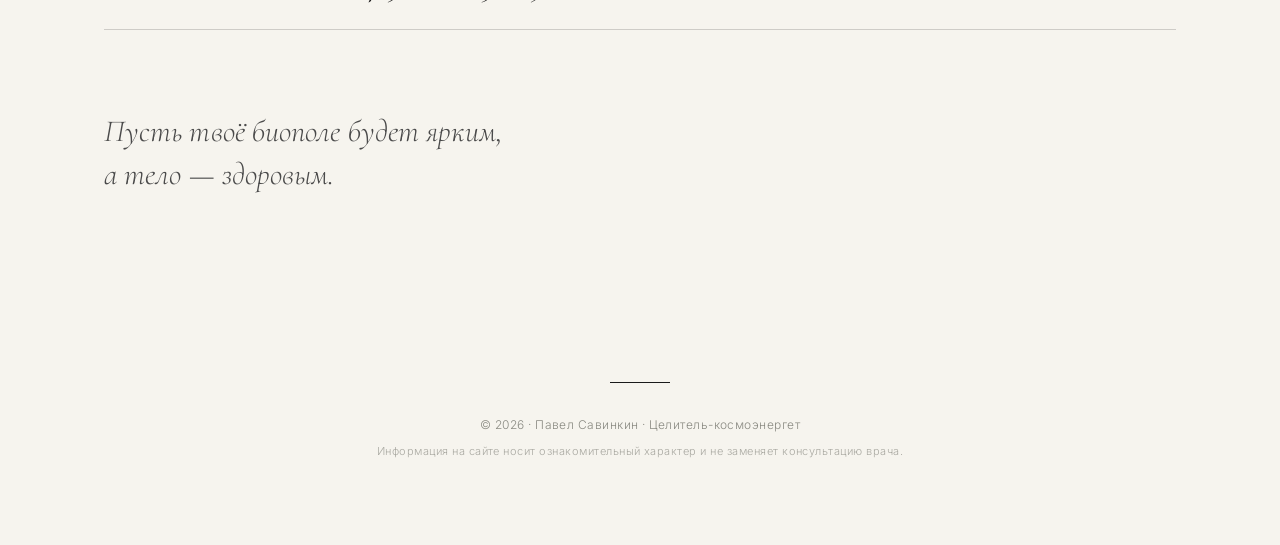
<file: 2/index.html>
<!DOCTYPE html>
<html lang="ru">
<head>
  <meta charset="UTF-8" />
  <meta name="viewport" content="width=device-width, initial-scale=1.0" />
  <title>Павел Савинкин · Космоэнергетика</title>
  <meta name="description" content="Космоэнергетика — целительская практика Павла Савинкина. Чистка биополя, восстановление энергии, исцеление через космические каналы." />
  <meta name="theme-color" content="#f6f4ee" />
  <link rel="preconnect" href="https://fonts.googleapis.com" />
  <link rel="preconnect" href="https://fonts.gstatic.com" crossorigin />
  <link href="https://fonts.googleapis.com/css2?family=Cormorant+Garamond:wght@300;400;500&family=Inter:wght@300;400;500&display=swap" rel="stylesheet" />
  <link rel="stylesheet" href="styles.css" />
  <script>
    window.replainSettings = { id: '54b1a4a5-1256-4e0b-a3ff-c8ceaac2a787' };
    (function(u){var s=document.createElement('script');s.async=true;s.src=u;
    var x=document.getElementsByTagName('script')[0];x.parentNode.insertBefore(s,x);
    })('https://widget.replain.cc/dist/client.js');
  </script>
</head>
<body>

  <!-- Прогресс-линия сверху -->
  <div class="progress" aria-hidden="true"></div>

  <header class="topbar">
    <a href="#top" class="brand">
      <svg class="brand__mark" viewBox="0 0 40 40" aria-hidden="true">
        <circle cx="20" cy="20" r="18" class="draw-on-load" pathLength="1"/>
        <circle cx="20" cy="20" r="10" class="draw-on-load draw-on-load--delay" pathLength="1"/>
        <line x1="20" y1="2" x2="20" y2="38" class="draw-on-load draw-on-load--delay-2" pathLength="1"/>
        <line x1="2" y1="20" x2="38" y2="20" class="draw-on-load draw-on-load--delay-2" pathLength="1"/>
      </svg>
      <span class="brand__text">
        <span>Павел Савинкин</span>
        <em>космоэнергетика</em>
      </span>
    </a>
    <nav class="nav">
      <a href="#about">О практике</a>
      <a href="#sessions">Сеанс</a>
      <a href="#channels">Каналы</a>
      <a href="#words">Слово</a>
      <a href="#contact">Связь</a>
    </nav>
  </header>

  <main id="top">

    <!-- ════════════════ HERO ════════════════ -->
    <section class="hero">
      <!-- Тонкая графика, рисуется при появлении -->
      <svg class="hero__graphic" viewBox="0 0 800 800" aria-hidden="true" preserveAspectRatio="xMidYMid meet">
        <g class="hero__graphic-group">
          <circle cx="400" cy="400" r="360" class="line line--scroll" pathLength="1"/>
          <circle cx="400" cy="400" r="280" class="line line--scroll" pathLength="1"/>
          <circle cx="400" cy="400" r="200" class="line line--scroll" pathLength="1"/>
          <circle cx="400" cy="400" r="120" class="line line--scroll" pathLength="1"/>
          <circle cx="400" cy="400" r="40"  class="line line--scroll" pathLength="1"/>
          <line x1="40"  y1="400" x2="760" y2="400" class="line line--scroll" pathLength="1"/>
          <line x1="400" y1="40"  x2="400" y2="760" class="line line--scroll" pathLength="1"/>
          <line x1="116" y1="116" x2="684" y2="684" class="line line--scroll" pathLength="1"/>
          <line x1="684" y1="116" x2="116" y2="684" class="line line--scroll" pathLength="1"/>
        </g>
      </svg>

      <p class="overline reveal">Практика · Резонанс · Исцеление</p>
      <h1 class="hero__title">
        <span class="reveal">Тонкая работа</span>
        <span class="reveal" style="--d:.15s">с&nbsp;живой энергией</span>
        <span class="reveal hero__title--script" style="--d:.3s"><em>человека</em></span>
      </h1>
      <p class="hero__lead reveal" style="--d:.45s">
        Я&nbsp;— Павел Савинкин, дипломированный целитель-космоэнергет.
        Помогаю вернуть собственную силу: очищаю биополе,
        восстанавливаю энергию через космические каналы.
      </p>
      <div class="hero__cta reveal" style="--d:.6s">
        <a href="#sessions" class="btn">Записаться на сеанс</a>
        <a href="#about" class="btn btn--ghost">Узнать больше</a>
      </div>

      <a href="#about" class="hero__scroll" aria-label="Прокрутить ниже">
        <span class="hero__scroll-line"></span>
        <em>scroll</em>
      </a>
    </section>


    <!-- ════════════════ ABOUT ════════════════ -->
    <section id="about" class="section about">
      <div class="section__index reveal"><em>01</em><span>Кто я</span></div>

      <div class="about__lead">
        <h2 class="reveal">
          Я&nbsp;— проводник,<br/>
          <span class="muted">а&nbsp;не&nbsp;врач.</span>
        </h2>
        <p class="reveal" style="--d:.15s">
          «Лечить — это процесс без результата. Исцелить — значит избавить, очистить.»
        </p>
      </div>

      <div class="about__grid">
        <div class="about__text reveal">
          <p>Многие годы меня вело к&nbsp;этому: телесные практики, чистка пространства, осознанный подход к&nbsp;здоровью. <strong>28 марта 2026 года</strong> я&nbsp;завершил первое официальное обучение в&nbsp;Международной академии космоэнергетики Марата Софина и&nbsp;получил диплом целителя-космоэнергета.</p>
          <p>Космоэнергетика — духовная дисциплина, подтверждённая наукой, в&nbsp;том числе физикой. Её результаты ощутимы сразу. Основатель направления — академик В.А.&nbsp;Петров. Метод опирается на&nbsp;работу с&nbsp;космическими каналами и&nbsp;их&nbsp;вибрациями.</p>
          <p>Теперь я&nbsp;могу <strong>официально работать и&nbsp;помогать людям</strong>. Это только начало пути — учусь каждый день и&nbsp;с&nbsp;удовольствием обмениваюсь практикой <em>услугу за&nbsp;услугу</em> с&nbsp;другими специалистами.</p>
        </div>

        <ul class="facts">
          <li class="reveal">
            <em>2026</em>
            <span>Диплом академии космоэнергетики Марата Софина</span>
          </li>
          <li class="reveal" style="--d:.1s">
            <em>7+</em>
            <span>освоенных целительских каналов</span>
          </li>
          <li class="reveal" style="--d:.2s">
            <em>∞</em>
            <span>состояний, поддающихся исцелению через энергию</span>
          </li>
        </ul>
      </div>
    </section>


    <!-- ════════════════ DIVIDER LINE ════════════════ -->
    <div class="divider" aria-hidden="true">
      <svg viewBox="0 0 1200 60" preserveAspectRatio="none">
        <path d="M0,30 Q300,5 600,30 T1200,30" class="line line--scroll" pathLength="1" fill="none"/>
      </svg>
    </div>


    <!-- ════════════════ PRACTICE ════════════════ -->
    <section id="practice" class="section practice">
      <div class="section__index reveal"><em>02</em><span>Что происходит на&nbsp;сеансе</span></div>

      <p class="section__lead reveal">
        Каждое заболевание — последствие нарушения естественного течения энергии.
        Я&nbsp;работаю с&nbsp;этими нарушениями: на&nbsp;уровне биополя, тонких тел,
        чакр и&nbsp;каналов. В&nbsp;первые сеансы тело включает свой режим самоисцеления.
      </p>

      <ol class="practice__list">
        <li class="practice__item reveal">
          <span class="practice__num">01</span>
          <h3>Очищение биополя</h3>
          <p>Снимаю порчи, сглазы, проклятия, привороты и&nbsp;их&nbsp;энергетические последствия — то&nbsp;общее недомогание и&nbsp;хронику, у&nbsp;которой нет медицинской причины.</p>
        </li>
        <li class="practice__item reveal">
          <span class="practice__num">02</span>
          <h3>Синхронизация чакр</h3>
          <p>Успокаиваю нервную систему через очищение и&nbsp;синхронизацию чакр — нервных сплетений и&nbsp;узлов. Мысли становятся ясными, тело — лёгким.</p>
        </li>
        <li class="practice__item reveal">
          <span class="practice__num">03</span>
          <h3>Регенерация тела</h3>
          <p>Запускаю процесс естественного восстановления: пищеварительная, костная, нервная, эндокринная, дыхательная, сердечно-сосудистая, лимфатическая, репродуктивная системы.</p>
        </li>
        <li class="practice__item reveal">
          <span class="practice__num">04</span>
          <h3>Снятие сущностей</h3>
          <p>Лярвы, инкубы, сукубы, мыслеформы — астральные паразиты, крадущие силу. Убираются высоковибрационными потоками за&nbsp;15–20&nbsp;минут.</p>
        </li>
        <li class="practice__item reveal">
          <span class="practice__num">05</span>
          <h3>Энергетическая защита</h3>
          <p>Ставлю защиту от&nbsp;недоброжелателей и&nbsp;энерговампиров. Ты&nbsp;чувствуешь её&nbsp;сам и&nbsp;учишься поддерживать в&nbsp;рабочем состоянии.</p>
        </li>
        <li class="practice__item reveal">
          <span class="practice__num">06</span>
          <h3>Работа с&nbsp;болью</h3>
          <p>Головные боли, мигрени, метеозависимость, мышечные блоки, женские заболевания, бесплодие, нарушения щитовидной железы и&nbsp;ЖКТ, воспаления, травмы.</p>
        </li>
      </ol>
    </section>


    <!-- ════════════════ PORTRAIT BLOCK ════════════════ -->
    <section class="portrait">
      <svg class="portrait__graphic" viewBox="0 0 600 600" aria-hidden="true">
        <circle cx="300" cy="300" r="280" class="line line--scroll" pathLength="1"/>
        <circle cx="300" cy="300" r="220" class="line line--scroll" pathLength="1"/>
        <circle cx="300" cy="300" r="160" class="line line--scroll" pathLength="1"/>
      </svg>
      <figure class="portrait__frame reveal">
        <img src="images/pavel.jpg" alt="Павел Савинкин · целитель-космоэнергет" />
      </figure>
      <div class="portrait__quote reveal" style="--d:.2s">
        <p>«Если у&nbsp;человека стабильное сильное энергополе — яркая светлая аура — то&nbsp;и&nbsp;его тело абсолютно здорово. Заболевание сначала рождается на&nbsp;уровне биополя, а&nbsp;потом приходит в&nbsp;тело.»</p>
        <cite>— Павел Савинкин</cite>
      </div>
    </section>


    <!-- ════════════════ CHANNELS ════════════════ -->
    <section id="channels" class="section channels">
      <div class="section__index reveal"><em>03</em><span>Каналы вибраций</span></div>

      <p class="section__lead reveal">
        Под каждое состояние существует свой космический канал —&nbsp;частота,
        которая откликается, очищает и&nbsp;восстанавливает. Подключение работает
        удалённо: расстояние не&nbsp;имеет значения, потому что вибрация
        не&nbsp;знает километров.
      </p>

      <ul class="channels__list">
        <li class="channels__row reveal">
          <span class="channels__name">Шаон</span>
          <span class="channels__desc">женское здоровье · яичники, миомы, кисты, щитовидная железа · камни в&nbsp;почках и&nbsp;желчном · 3-я, 4-я и&nbsp;5-я чакры</span>
        </li>
        <li class="channels__row reveal">
          <span class="channels__name">Очищение</span>
          <span class="channels__desc">снятие порч, сглазов, проклятий, приворотов · вывод накопленного негатива · возврат собственной энергии</span>
        </li>
        <li class="channels__row reveal">
          <span class="channels__name">Восстановление</span>
          <span class="channels__desc">после выгорания, перегрузок, потери ориентира · «как заменили батарейку на&nbsp;новую и&nbsp;более ёмкую»</span>
        </li>
        <li class="channels__row reveal">
          <span class="channels__name">Метеочистка</span>
          <span class="channels__desc">избавление от&nbsp;метеозависимости · «подобное притягивает подобное» — поднимаем тональность вибраций</span>
        </li>
        <li class="channels__row reveal">
          <span class="channels__name">Защита</span>
          <span class="channels__desc">энергетический щит от&nbsp;вампиров, токсичного окружения и&nbsp;астральных подключений</span>
        </li>
        <li class="channels__row reveal">
          <span class="channels__name">Индивидуально</span>
          <span class="channels__desc">то, что не&nbsp;поддаётся традиционному лечению или мучает долгие годы — рассматривается лично</span>
        </li>
      </ul>
    </section>


    <!-- ════════════════ WORDS ════════════════ -->
    <section id="words" class="section words">
      <div class="section__index reveal"><em>04</em><span>Слово</span></div>

      <div class="words__grid">
        <blockquote class="words__quote reveal">
          <p>В&nbsp;организме человека <em>каждую секунду</em> самовосстанавливается <strong>3,8&nbsp;миллиона клеток</strong>. Тело умеет исцелять себя само — мы&nbsp;просто разучились его слушать.</p>
          <cite>о&nbsp;регенерации</cite>
        </blockquote>
        <blockquote class="words__quote reveal" style="--d:.1s">
          <p>В&nbsp;G5 и&nbsp;МРТ мы&nbsp;верим, а&nbsp;в&nbsp;энергетические каналы и&nbsp;эфир — нет. В&nbsp;радиоволны верим, а&nbsp;в&nbsp;нейронную связь между людьми и&nbsp;космосом — нет. Двойные понятия, дамы и&nbsp;господа.</p>
          <cite>о&nbsp;квантовой физике</cite>
        </blockquote>
        <blockquote class="words__quote reveal">
          <p>Подключаешься к&nbsp;нужному каналу, начинаешь с&nbsp;ним вибрировать на&nbsp;одной волне, используешь его энергию. Управляешь и&nbsp;направляешь потоки мыслями. Чем больше практики — тем мощнее результат.</p>
          <cite>о&nbsp;резонансе</cite>
        </blockquote>
        <blockquote class="words__quote reveal" style="--d:.1s">
          <p>Магнитная буря не&nbsp;хочет тебя погубить. В&nbsp;ней буря разных вибраций, но&nbsp;ты&nbsp;«ловишь» только подобные своим. Чисти биополе — и&nbsp;метеозависимость уйдёт.</p>
          <cite>о&nbsp;тональности</cite>
        </blockquote>
      </div>
    </section>


    <!-- ════════════════ SESSIONS / OFFER ════════════════ -->
    <section id="sessions" class="section sessions">
      <div class="section__index reveal"><em>05</em><span>Сеанс</span></div>

      <div class="sessions__card reveal">
        <svg class="sessions__graphic" viewBox="0 0 400 400" aria-hidden="true">
          <circle cx="200" cy="200" r="180" class="line line--scroll" pathLength="1"/>
          <circle cx="200" cy="200" r="120" class="line line--scroll" pathLength="1"/>
          <circle cx="200" cy="200" r="60"  class="line line--scroll" pathLength="1"/>
        </svg>

        <div class="sessions__head">
          <h3>Восстановление энергии и&nbsp;Силы</h3>
          <p>Освобождение от&nbsp;чужих и&nbsp;чужеродных энергий. Лёгкость в&nbsp;теле. Возврат концентрации, смысла и&nbsp;радости жизни.</p>
        </div>

        <div class="sessions__price">
          <div class="sessions__amount"><span>2&nbsp;000</span> ₽</div>
          <div class="sessions__meta">
            <em>30 минут</em>
            <span>лично или удалённо</span>
          </div>
        </div>

        <ul class="sessions__list">
          <li>почувствуешь поток светлой Божественной энергии</li>
          <li>вернётся здоровый полноценный сон</li>
          <li>уйдут негативные программы и&nbsp;тяжесть</li>
          <li>включится режим самоисцеления тела</li>
          <li>«снимешь с&nbsp;себя старую кожу»</li>
        </ul>

        <div class="sessions__cta">
          <a href="https://t.me/Dobrodel_1" target="_blank" rel="noopener" class="btn">Записаться в&nbsp;Telegram</a>
          <a href="tel:+79684213005" class="btn btn--ghost">+7&nbsp;968&nbsp;421&nbsp;30&nbsp;05</a>
        </div>

        <p class="sessions__note">Расстояние не&nbsp;имеет значения. Все взаимодействия — в&nbsp;рамках квантовой физики и&nbsp;энергии Создателя.</p>
      </div>
    </section>


    <!-- ════════════════ CONTACT ════════════════ -->
    <section id="contact" class="section contact">
      <div class="section__index reveal"><em>06</em><span>Связь</span></div>

      <h2 class="contact__title reveal">Космоэнергетика —<br/><span class="muted">добрая Сила.</span></h2>

      <ul class="contact__list">
        <li class="reveal">
          <a href="https://t.me/Dobrodel_1" target="_blank" rel="noopener">
            <em>Telegram · личные</em>
            <span>@Dobrodel_1</span>
          </a>
        </li>
        <li class="reveal" style="--d:.1s">
          <a href="https://t.me/cosmic_health" target="_blank" rel="noopener">
            <em>Канал в&nbsp;Telegram</em>
            <span>t.me/cosmic_health</span>
          </a>
        </li>
        <li class="reveal" style="--d:.2s">
          <a href="tel:+79684213005">
            <em>Телефон</em>
            <span>+7&nbsp;968&nbsp;421&nbsp;30&nbsp;05</span>
          </a>
        </li>
      </ul>

      <p class="contact__bless reveal">Пусть твоё биополе будет ярким,<br/>а&nbsp;тело — здоровым.</p>
    </section>

  </main>

  <footer class="footer">
    <div class="footer__line"></div>
    <p>© 2026 · Павел Савинкин · Целитель-космоэнергет</p>
    <p class="footer__small">Информация на&nbsp;сайте носит ознакомительный характер и&nbsp;не&nbsp;заменяет консультацию врача.</p>
  </footer>

  <script src="script.js"></script>
</body>
</html>
</file>
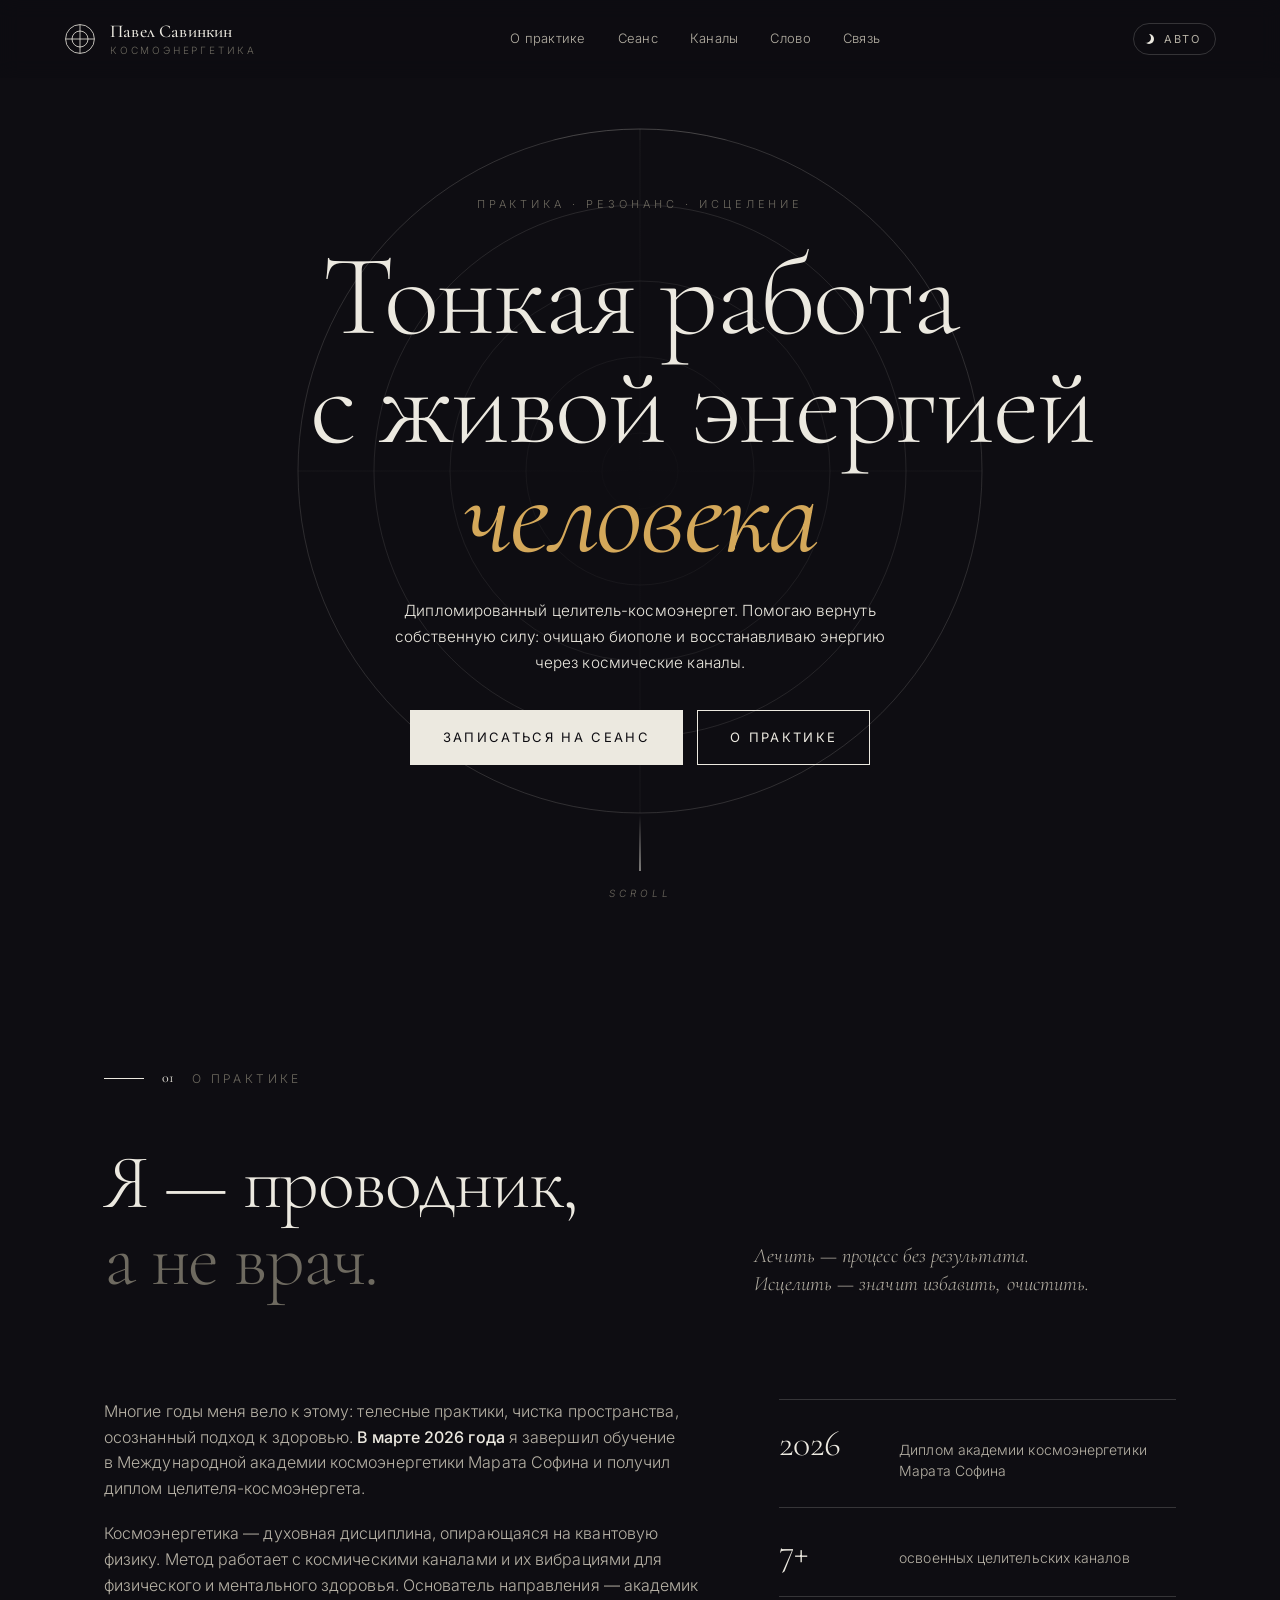
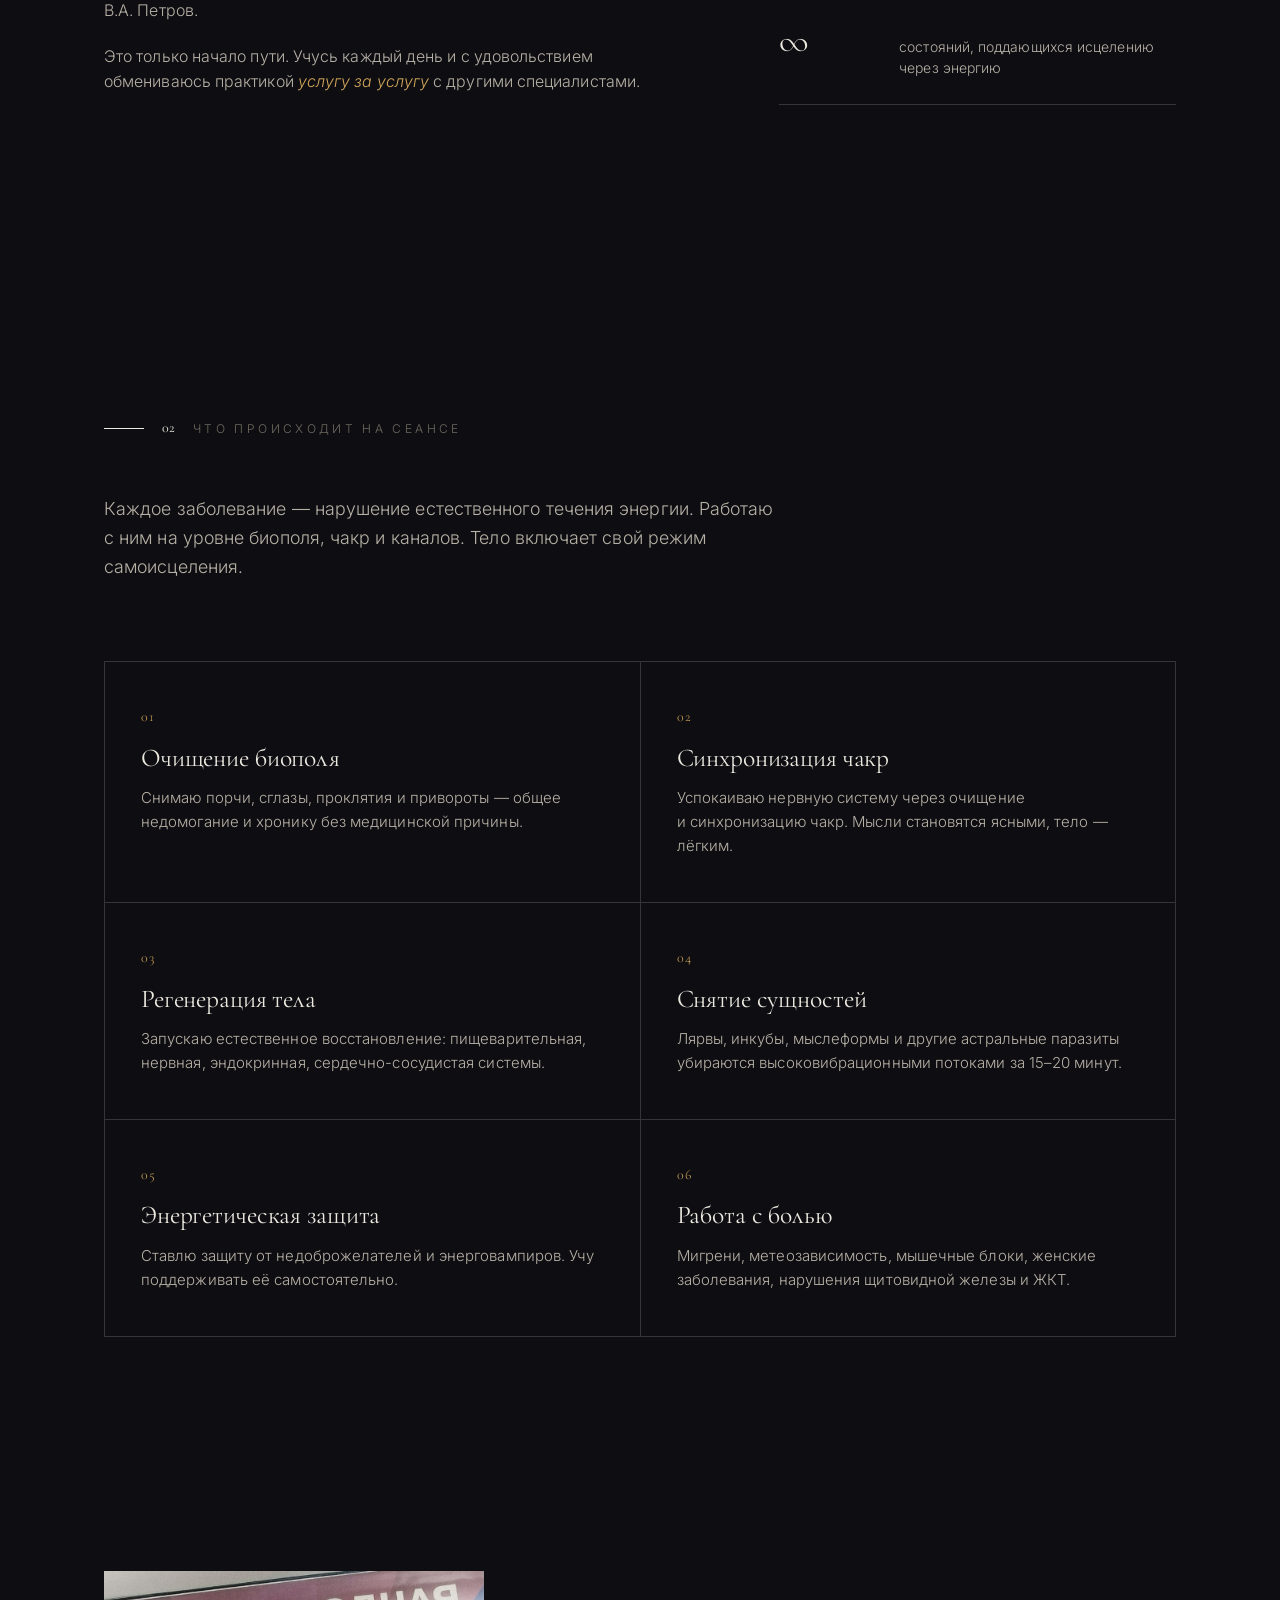
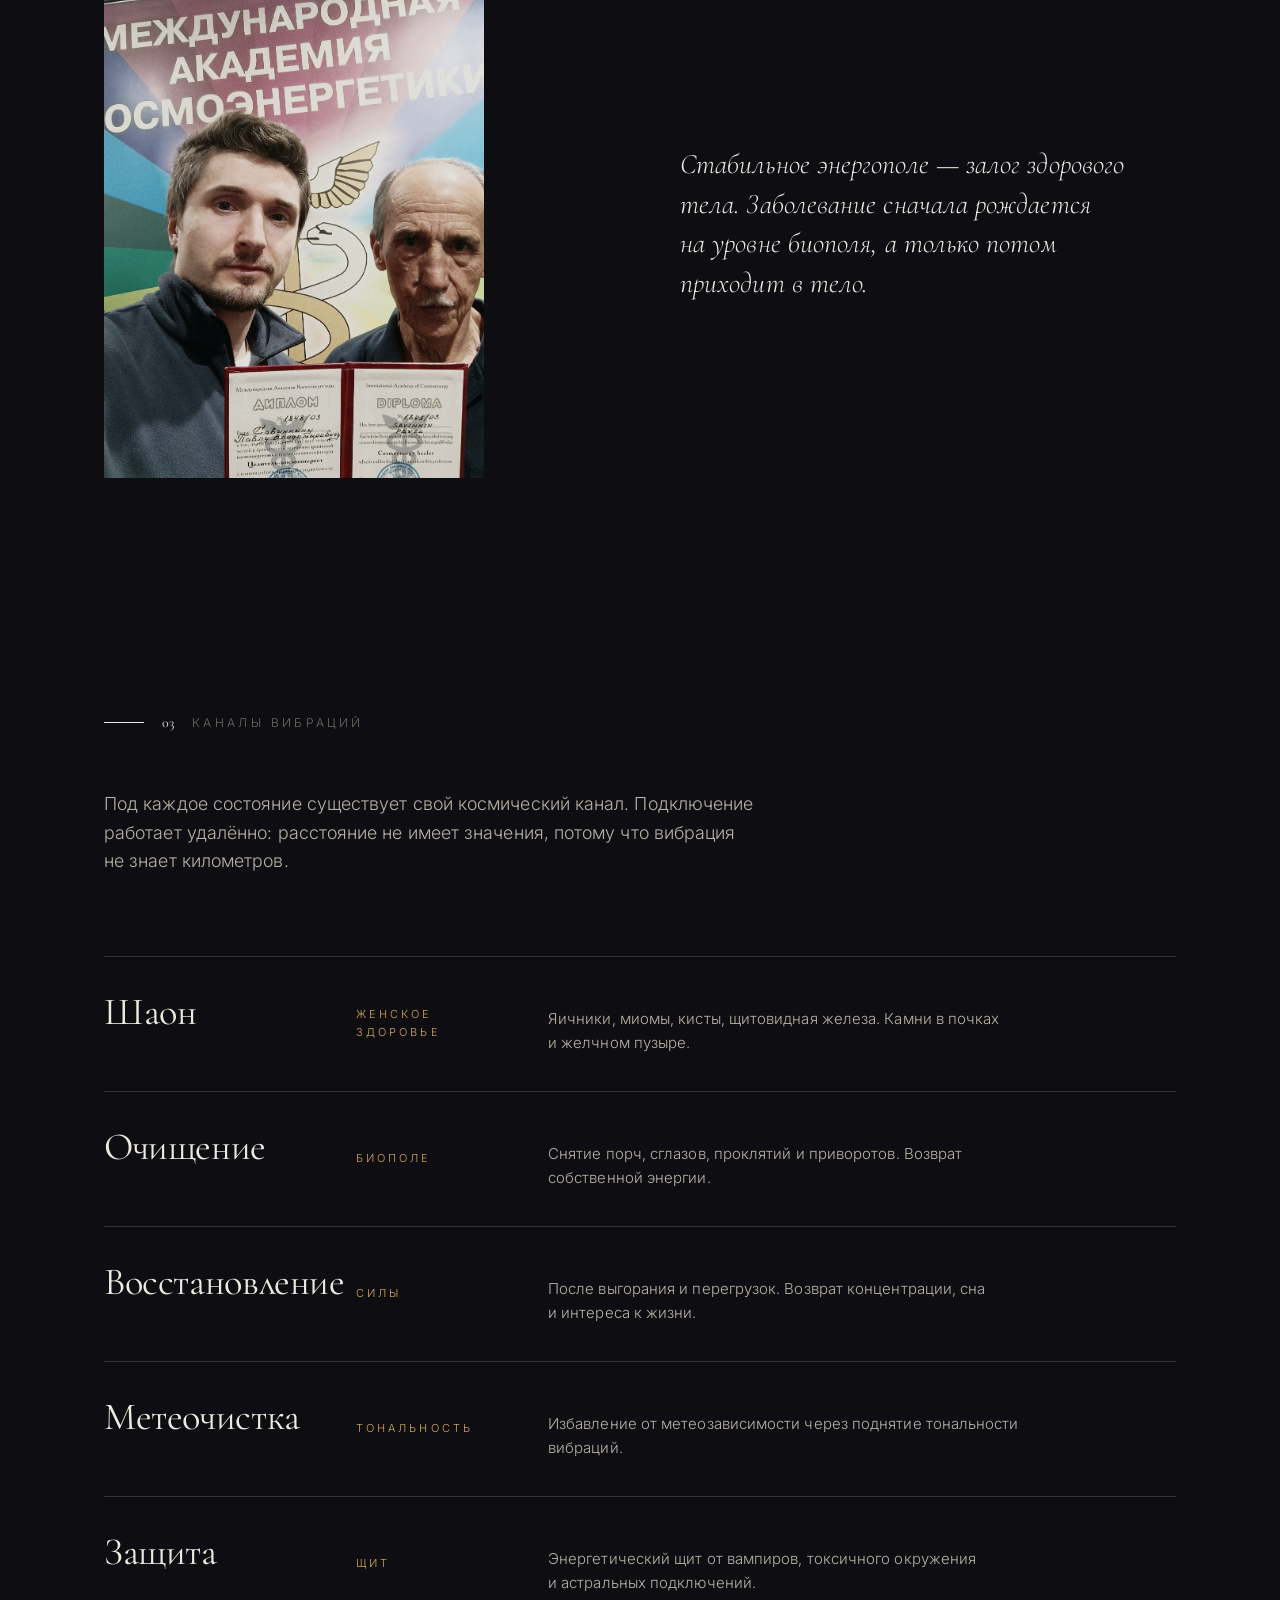
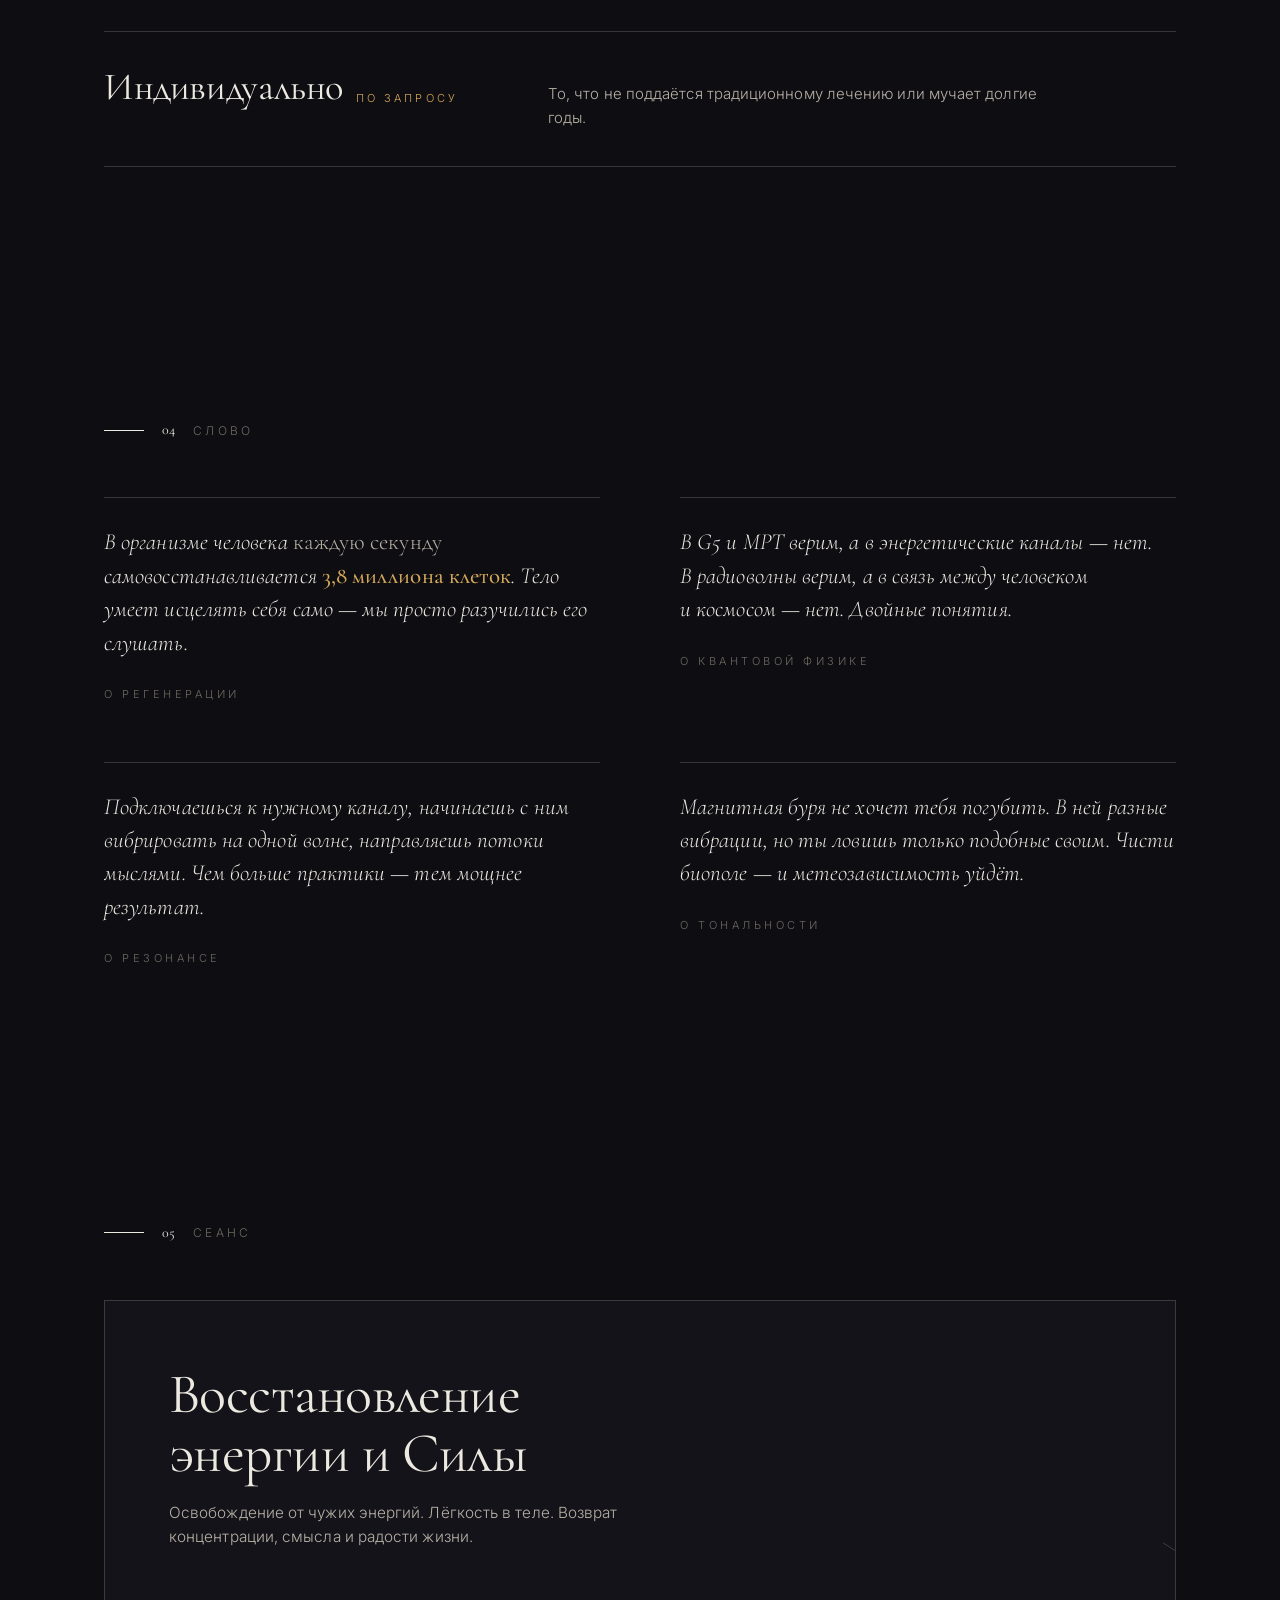
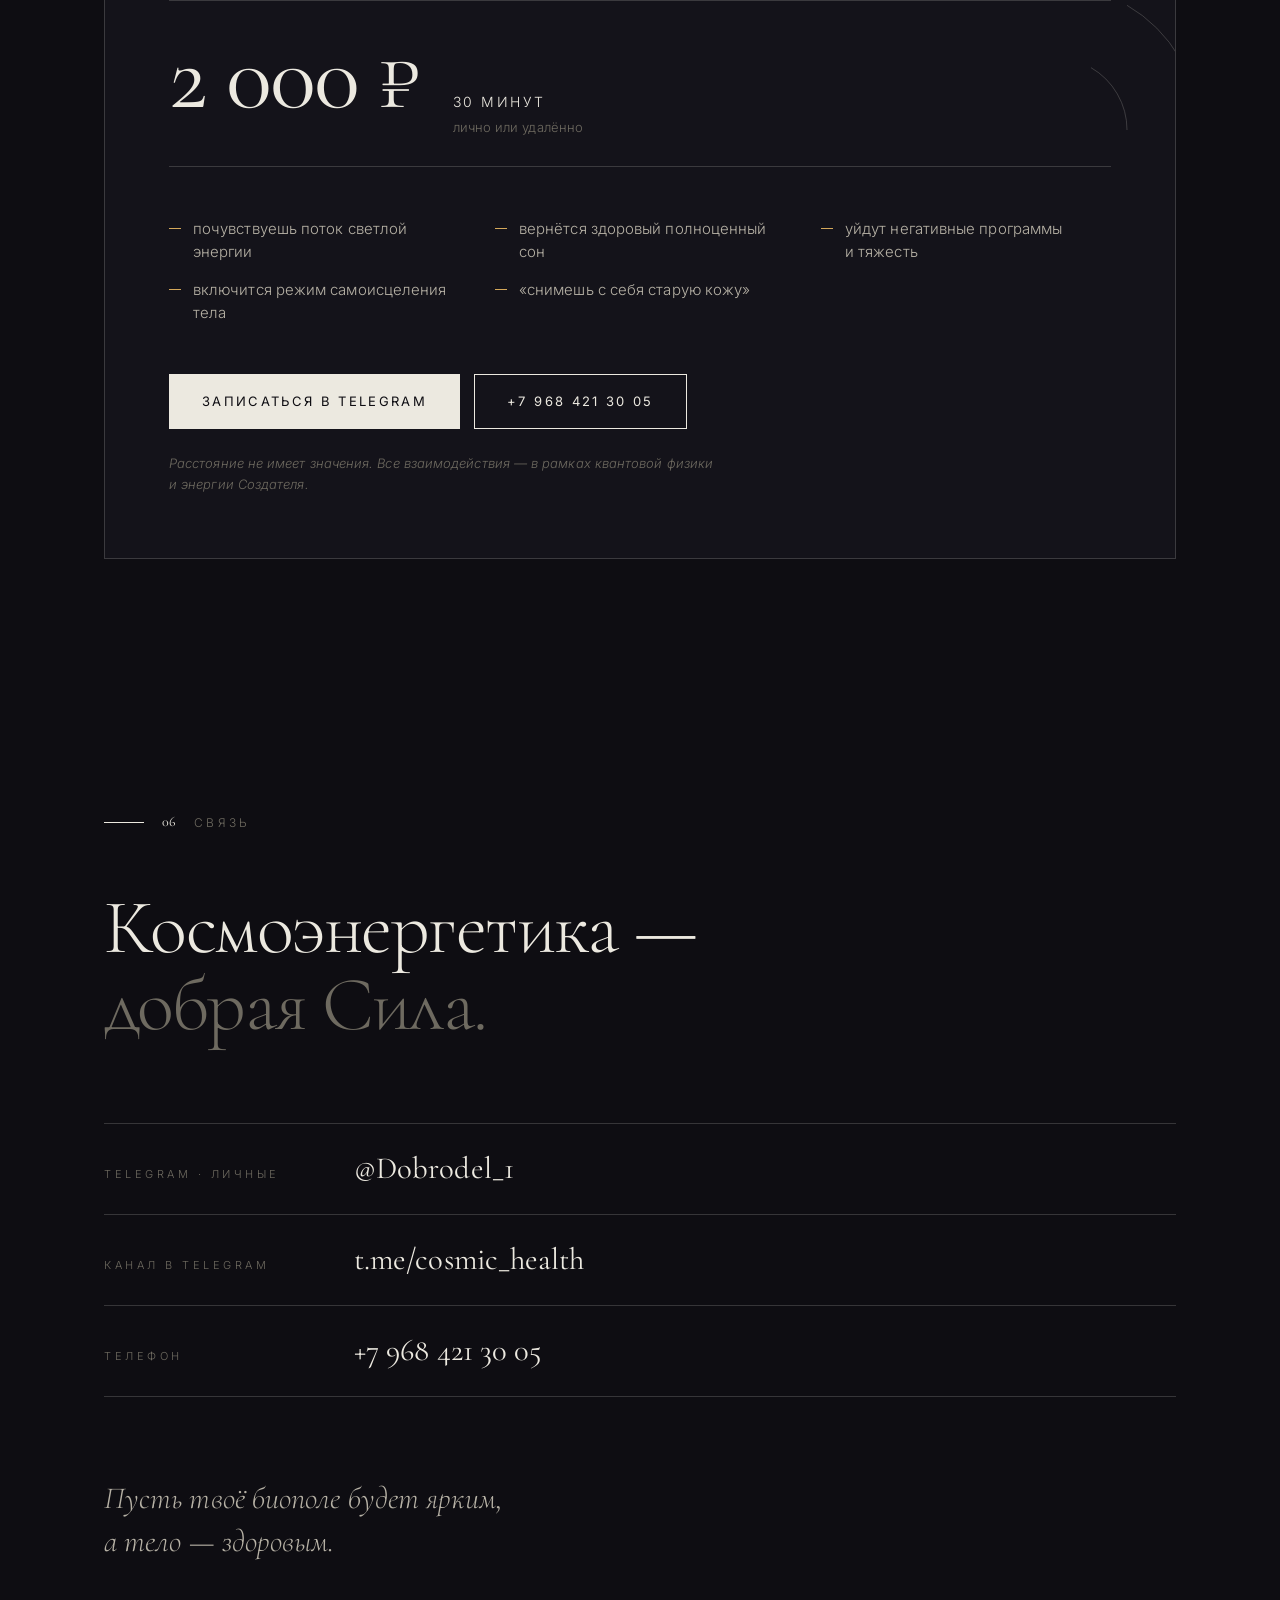
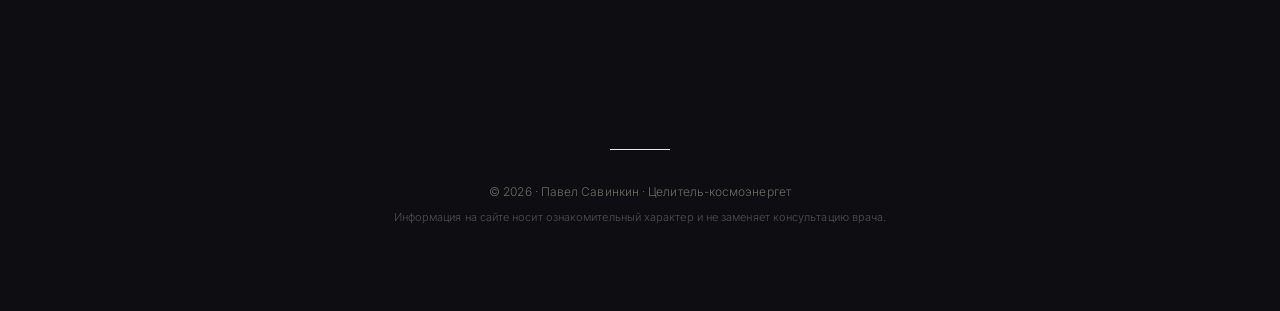
<file: 3/index.html>
<!DOCTYPE html>
<html lang="ru">
<head>
  <meta charset="UTF-8" />
  <meta name="viewport" content="width=device-width, initial-scale=1.0" />
  <title>Павел Савинкин · Космоэнергетика</title>
  <meta name="description" content="Космоэнергетика — практика Павла Савинкина. Чистка биополя, восстановление энергии, исцеление через космические каналы." />
  <meta name="theme-color" content="#f6f4ee" />
  <link rel="preconnect" href="https://fonts.googleapis.com" />
  <link rel="preconnect" href="https://fonts.gstatic.com" crossorigin />
  <link href="https://fonts.googleapis.com/css2?family=Cormorant+Garamond:wght@300;400;500&family=Inter:wght@300;400;500&display=swap" rel="stylesheet" />
  <link rel="stylesheet" href="styles.css" />
  <script>
    window.replainSettings = { id: '54b1a4a5-1256-4e0b-a3ff-c8ceaac2a787' };
    (function(u){var s=document.createElement('script');s.async=true;s.src=u;
    var x=document.getElementsByTagName('script')[0];x.parentNode.insertBefore(s,x);
    })('https://widget.replain.cc/dist/client.js');
  </script>
</head>
<body>

  <div class="progress" aria-hidden="true"></div>

  <header class="topbar">
    <a href="#top" class="brand">
      <svg class="brand__mark" viewBox="0 0 40 40" aria-hidden="true">
        <circle cx="20" cy="20" r="18" class="draw-on-load" pathLength="1"/>
        <circle cx="20" cy="20" r="10" class="draw-on-load draw-on-load--delay" pathLength="1"/>
        <line x1="20" y1="2" x2="20" y2="38" class="draw-on-load draw-on-load--delay-2" pathLength="1"/>
        <line x1="2" y1="20" x2="38" y2="20" class="draw-on-load draw-on-load--delay-2" pathLength="1"/>
      </svg>
      <span class="brand__text">
        <span>Павел Савинкин</span>
        <em>космоэнергетика</em>
      </span>
    </a>
    <nav class="nav">
      <a href="#about">О практике</a>
      <a href="#sessions">Сеанс</a>
      <a href="#channels">Каналы</a>
      <a href="#words">Слово</a>
      <a href="#contact">Связь</a>
    </nav>
    <button class="theme-toggle" type="button" aria-label="Переключить тему">
      <span class="theme-toggle__dot"></span>
      <span class="theme-toggle__label">Авто</span>
    </button>
  </header>

  <main id="top">

    <!-- ════════════════ HERO ════════════════ -->
    <section class="hero">
      <!-- Фоновая графика: круги рисуются и медленно вращаются -->
      <svg class="hero__graphic" viewBox="0 0 800 800" aria-hidden="true" preserveAspectRatio="xMidYMid meet">
        <g class="spin spin--slow">
          <circle cx="400" cy="400" r="360" class="line line--draw" pathLength="1" style="--draw-delay:.0s"/>
        </g>
        <g class="spin spin--rev">
          <circle cx="400" cy="400" r="280" class="line line--draw" pathLength="1" style="--draw-delay:.25s"/>
        </g>
        <g class="spin spin--med">
          <circle cx="400" cy="400" r="200" class="line line--draw" pathLength="1" style="--draw-delay:.5s"/>
        </g>
        <g class="spin spin--rev2">
          <circle cx="400" cy="400" r="120" class="line line--draw" pathLength="1" style="--draw-delay:.75s"/>
        </g>
        <circle cx="400" cy="400" r="40"  class="line line--draw" pathLength="1" style="--draw-delay:1s"/>
        <!-- лёгкие штрихи внутри -->
        <g class="spin spin--slow">
          <line x1="40"  y1="400" x2="760" y2="400" class="line line--draw" pathLength="1" style="--draw-delay:.4s; opacity:.35"/>
          <line x1="400" y1="40"  x2="400" y2="760" class="line line--draw" pathLength="1" style="--draw-delay:.6s; opacity:.35"/>
        </g>
      </svg>

      <div class="hero__inner">
        <p class="overline reveal">Практика&nbsp;· Резонанс&nbsp;· Исцеление</p>
        <h1 class="hero__title">
          <span class="reveal">Тонкая&nbsp;работа</span>
          <span class="reveal" style="--d:.15s">с&nbsp;живой&nbsp;энергией</span>
          <span class="reveal hero__title--script" style="--d:.3s"><em>человека</em></span>
        </h1>
        <p class="hero__lead reveal" style="--d:.45s">
          Дипломированный целитель-космоэнергет.
          Помогаю вернуть собственную силу:
          очищаю биополе и&nbsp;восстанавливаю энергию
          через космические каналы.
        </p>
        <div class="hero__cta reveal" style="--d:.6s">
          <a href="#sessions" class="btn">Записаться на сеанс</a>
          <a href="#about" class="btn btn--ghost">О практике</a>
        </div>
      </div>

      <a href="#about" class="hero__scroll" aria-label="Прокрутить ниже">
        <span class="hero__scroll-line"></span>
        <em>scroll</em>
      </a>
    </section>


    <!-- ════════════════ ABOUT ════════════════ -->
    <section id="about" class="section about">
      <div class="section__index reveal"><em>01</em><span>О практике</span></div>

      <div class="about__lead">
        <h2 class="reveal">
          Я&nbsp;— проводник,<br/>
          <span class="muted">а&nbsp;не&nbsp;врач.</span>
        </h2>
        <p class="reveal" style="--d:.15s">
          Лечить&nbsp;— процесс без&nbsp;результата.<br/>
          Исцелить&nbsp;— значит избавить, очистить.
        </p>
      </div>

      <div class="about__grid">
        <div class="about__text reveal">
          <p>Многие годы меня вело к&nbsp;этому: телесные практики, чистка пространства, осознанный подход к&nbsp;здоровью. <strong>В&nbsp;марте 2026&nbsp;года</strong> я&nbsp;завершил обучение в&nbsp;Международной академии космоэнергетики Марата Софина и&nbsp;получил диплом целителя-космоэнергета.</p>
          <p>Космоэнергетика&nbsp;— духовная дисциплина, опирающаяся на&nbsp;квантовую физику. Метод работает с&nbsp;космическими каналами и&nbsp;их&nbsp;вибрациями для физического и&nbsp;ментального здоровья. Основатель направления&nbsp;— академик В.А.&nbsp;Петров.</p>
          <p>Это только начало пути. Учусь каждый день и&nbsp;с&nbsp;удовольствием обмениваюсь практикой <em>услугу за&nbsp;услугу</em> с&nbsp;другими специалистами.</p>
        </div>

        <ul class="facts">
          <li class="reveal">
            <em>2026</em>
            <span>Диплом академии космоэнергетики Марата&nbsp;Софина</span>
          </li>
          <li class="reveal" style="--d:.1s">
            <em>7+</em>
            <span>освоенных целительских каналов</span>
          </li>
          <li class="reveal" style="--d:.2s">
            <em>∞</em>
            <span>состояний, поддающихся исцелению через энергию</span>
          </li>
        </ul>
      </div>
    </section>


    <!-- ════════════════ DIVIDER ════════════════ -->
    <div class="divider" aria-hidden="true">
      <svg viewBox="0 0 1200 60" preserveAspectRatio="none">
        <path d="M0,30 Q300,5 600,30 T1200,30" class="line line--scroll" pathLength="1" fill="none"/>
      </svg>
    </div>


    <!-- ════════════════ PRACTICE ════════════════ -->
    <section id="practice" class="section practice">
      <div class="section__index reveal"><em>02</em><span>Что происходит на&nbsp;сеансе</span></div>

      <p class="section__lead reveal">
        Каждое заболевание&nbsp;— нарушение естественного течения энергии.
        Работаю с&nbsp;ним на&nbsp;уровне биополя, чакр и&nbsp;каналов.
        Тело включает свой режим самоисцеления.
      </p>

      <ol class="practice__list">
        <li class="practice__item reveal">
          <span class="practice__num">01</span>
          <h3>Очищение биополя</h3>
          <p>Снимаю порчи, сглазы, проклятия и&nbsp;привороты&nbsp;— общее недомогание и&nbsp;хронику без&nbsp;медицинской причины.</p>
        </li>
        <li class="practice__item reveal">
          <span class="practice__num">02</span>
          <h3>Синхронизация чакр</h3>
          <p>Успокаиваю нервную систему через очищение и&nbsp;синхронизацию чакр. Мысли становятся ясными, тело&nbsp;— лёгким.</p>
        </li>
        <li class="practice__item reveal">
          <span class="practice__num">03</span>
          <h3>Регенерация тела</h3>
          <p>Запускаю естественное восстановление: пищеварительная, нервная, эндокринная, сердечно-сосудистая системы.</p>
        </li>
        <li class="practice__item reveal">
          <span class="practice__num">04</span>
          <h3>Снятие сущностей</h3>
          <p>Лярвы, инкубы, мыслеформы и&nbsp;другие астральные паразиты убираются высоковибрационными потоками за&nbsp;15–20&nbsp;минут.</p>
        </li>
        <li class="practice__item reveal">
          <span class="practice__num">05</span>
          <h3>Энергетическая защита</h3>
          <p>Ставлю защиту от&nbsp;недоброжелателей и&nbsp;энерговампиров. Учу поддерживать её&nbsp;самостоятельно.</p>
        </li>
        <li class="practice__item reveal">
          <span class="practice__num">06</span>
          <h3>Работа с&nbsp;болью</h3>
          <p>Мигрени, метеозависимость, мышечные блоки, женские заболевания, нарушения щитовидной железы и&nbsp;ЖКТ.</p>
        </li>
      </ol>
    </section>


    <!-- ════════════════ PORTRAIT ════════════════ -->
    <section class="portrait">
      <svg class="portrait__graphic" viewBox="0 0 600 600" aria-hidden="true">
        <g class="spin spin--slow">
          <circle cx="300" cy="300" r="280" class="line line--scroll" pathLength="1"/>
        </g>
        <g class="spin spin--rev">
          <circle cx="300" cy="300" r="220" class="line line--scroll" pathLength="1"/>
        </g>
        <g class="spin spin--med">
          <circle cx="300" cy="300" r="160" class="line line--scroll" pathLength="1"/>
        </g>
      </svg>
      <figure class="portrait__frame reveal">
        <img src="images/pavel.jpg" alt="Павел Савинкин" />
      </figure>
      <div class="portrait__quote reveal" style="--d:.2s">
        <p>Стабильное энергополе&nbsp;— залог здорового тела. Заболевание сначала рождается на&nbsp;уровне биополя, а&nbsp;только потом приходит в&nbsp;тело.</p>
      </div>
    </section>


    <!-- ════════════════ CHANNELS ════════════════ -->
    <section id="channels" class="section channels">
      <div class="section__index reveal"><em>03</em><span>Каналы вибраций</span></div>

      <p class="section__lead reveal">
        Под каждое состояние существует свой космический канал.
        Подключение работает удалённо: расстояние не&nbsp;имеет значения,
        потому что вибрация не&nbsp;знает километров.
      </p>

      <ul class="channels__list">
        <li class="channels__row reveal">
          <span class="channels__name">Шаон</span>
          <span class="channels__tag">Женское здоровье</span>
          <span class="channels__desc">Яичники, миомы, кисты, щитовидная железа. Камни в&nbsp;почках и&nbsp;желчном пузыре.</span>
        </li>
        <li class="channels__row reveal">
          <span class="channels__name">Очищение</span>
          <span class="channels__tag">Биополе</span>
          <span class="channels__desc">Снятие порч, сглазов, проклятий и&nbsp;приворотов. Возврат собственной энергии.</span>
        </li>
        <li class="channels__row reveal">
          <span class="channels__name">Восстановление</span>
          <span class="channels__tag">Силы</span>
          <span class="channels__desc">После выгорания и&nbsp;перегрузок. Возврат концентрации, сна и&nbsp;интереса к&nbsp;жизни.</span>
        </li>
        <li class="channels__row reveal">
          <span class="channels__name">Метеочистка</span>
          <span class="channels__tag">Тональность</span>
          <span class="channels__desc">Избавление от&nbsp;метеозависимости через поднятие тональности вибраций.</span>
        </li>
        <li class="channels__row reveal">
          <span class="channels__name">Защита</span>
          <span class="channels__tag">Щит</span>
          <span class="channels__desc">Энергетический щит от&nbsp;вампиров, токсичного окружения и&nbsp;астральных подключений.</span>
        </li>
        <li class="channels__row reveal">
          <span class="channels__name">Индивидуально</span>
          <span class="channels__tag">По&nbsp;запросу</span>
          <span class="channels__desc">То, что не&nbsp;поддаётся традиционному лечению или мучает долгие годы.</span>
        </li>
      </ul>
    </section>


    <!-- ════════════════ WORDS ════════════════ -->
    <section id="words" class="section words">
      <div class="section__index reveal"><em>04</em><span>Слово</span></div>

      <div class="words__grid">
        <blockquote class="words__quote reveal">
          <p>В&nbsp;организме человека <em>каждую секунду</em> самовосстанавливается <strong>3,8&nbsp;миллиона клеток</strong>. Тело умеет исцелять себя само&nbsp;— мы&nbsp;просто разучились его слушать.</p>
          <cite>о&nbsp;регенерации</cite>
        </blockquote>
        <blockquote class="words__quote reveal" style="--d:.1s">
          <p>В&nbsp;G5 и&nbsp;МРТ верим, а&nbsp;в&nbsp;энергетические каналы&nbsp;— нет. В&nbsp;радиоволны верим, а&nbsp;в&nbsp;связь между человеком и&nbsp;космосом&nbsp;— нет. Двойные понятия.</p>
          <cite>о&nbsp;квантовой физике</cite>
        </blockquote>
        <blockquote class="words__quote reveal">
          <p>Подключаешься к&nbsp;нужному каналу, начинаешь с&nbsp;ним вибрировать на&nbsp;одной волне, направляешь потоки мыслями. Чем больше практики&nbsp;— тем мощнее результат.</p>
          <cite>о&nbsp;резонансе</cite>
        </blockquote>
        <blockquote class="words__quote reveal" style="--d:.1s">
          <p>Магнитная буря не&nbsp;хочет тебя погубить. В&nbsp;ней разные вибрации, но&nbsp;ты&nbsp;ловишь только подобные своим. Чисти биополе&nbsp;— и&nbsp;метеозависимость уйдёт.</p>
          <cite>о&nbsp;тональности</cite>
        </blockquote>
      </div>
    </section>


    <!-- ════════════════ SESSIONS ════════════════ -->
    <section id="sessions" class="section sessions">
      <div class="section__index reveal"><em>05</em><span>Сеанс</span></div>

      <div class="sessions__card reveal">
        <svg class="sessions__graphic" viewBox="0 0 400 400" aria-hidden="true">
          <g class="spin spin--slow">
            <circle cx="200" cy="200" r="180" class="line line--scroll" pathLength="1"/>
          </g>
          <g class="spin spin--rev">
            <circle cx="200" cy="200" r="120" class="line line--scroll" pathLength="1"/>
          </g>
          <g class="spin spin--med">
            <circle cx="200" cy="200" r="60"  class="line line--scroll" pathLength="1"/>
          </g>
        </svg>

        <div class="sessions__head">
          <h3>Восстановление<br/>энергии и&nbsp;Силы</h3>
          <p>Освобождение от&nbsp;чужих энергий. Лёгкость в&nbsp;теле. Возврат концентрации, смысла и&nbsp;радости жизни.</p>
        </div>

        <div class="sessions__price">
          <div class="sessions__amount"><span>2&nbsp;000</span> ₽</div>
          <div class="sessions__meta">
            <em>30 минут</em>
            <span>лично или удалённо</span>
          </div>
        </div>

        <ul class="sessions__list">
          <li>почувствуешь поток светлой энергии</li>
          <li>вернётся здоровый полноценный сон</li>
          <li>уйдут негативные программы и&nbsp;тяжесть</li>
          <li>включится режим самоисцеления тела</li>
          <li>«снимешь с&nbsp;себя старую кожу»</li>
        </ul>

        <div class="sessions__cta">
          <a href="https://t.me/Dobrodel_1" target="_blank" rel="noopener" class="btn">Записаться в&nbsp;Telegram</a>
          <a href="tel:+79684213005" class="btn btn--ghost">+7&nbsp;968&nbsp;421&nbsp;30&nbsp;05</a>
        </div>

        <p class="sessions__note">Расстояние не&nbsp;имеет значения. Все взаимодействия&nbsp;— в&nbsp;рамках квантовой физики и&nbsp;энергии Создателя.</p>
      </div>
    </section>


    <!-- ════════════════ CONTACT ════════════════ -->
    <section id="contact" class="section contact">
      <div class="section__index reveal"><em>06</em><span>Связь</span></div>

      <h2 class="contact__title reveal">Космоэнергетика&nbsp;—<br/><span class="muted">добрая Сила.</span></h2>

      <ul class="contact__list">
        <li class="reveal">
          <a href="https://t.me/Dobrodel_1" target="_blank" rel="noopener">
            <em>Telegram&nbsp;· личные</em>
            <span>@Dobrodel_1</span>
          </a>
        </li>
        <li class="reveal" style="--d:.1s">
          <a href="https://t.me/cosmic_health" target="_blank" rel="noopener">
            <em>Канал в&nbsp;Telegram</em>
            <span>t.me/cosmic_health</span>
          </a>
        </li>
        <li class="reveal" style="--d:.2s">
          <a href="tel:+79684213005">
            <em>Телефон</em>
            <span>+7&nbsp;968&nbsp;421&nbsp;30&nbsp;05</span>
          </a>
        </li>
      </ul>

      <p class="contact__bless reveal">Пусть твоё биополе будет ярким,<br/>а&nbsp;тело&nbsp;— здоровым.</p>
    </section>

  </main>

  <footer class="footer">
    <div class="footer__line"></div>
    <p>© 2026&nbsp;· Павел Савинкин&nbsp;· Целитель-космоэнергет</p>
    <p class="footer__small">Информация на&nbsp;сайте носит ознакомительный характер и&nbsp;не&nbsp;заменяет консультацию врача.</p>
  </footer>

  <script src="script.js"></script>
</body>
</html>
</file>
<file: styles.css>
/* ─────────────────────────────────────────────────────────────
   ПАВЕЛ САВИНКИН · КОСМОЭНЕРГЕТИКА
   Минималистичная типографика и тонкие линии,
   которые прорисовываются при скролле.
   ───────────────────────────────────────────────────────────── */

:root {
  --bg:        #f6f4ee;
  --bg-soft:   #ece8de;
  --ink:       #1a1a1a;
  --ink-soft:  #4a4a4a;
  --ink-mute:  #8a8a82;
  --line:      #1a1a1a;
  --line-soft: rgba(26, 26, 26, 0.18);
  --accent:    #b58a3d;

  --font-display: 'Cormorant Garamond', 'Times New Roman', serif;
  --font-body:    'Inter', system-ui, -apple-system, sans-serif;

  --maxw: 1200px;
  --pad-x: clamp(20px, 5vw, 64px);
}

* { box-sizing: border-box; margin: 0; padding: 0; }
*::selection { background: var(--ink); color: var(--bg); }

html { scroll-behavior: smooth; }
html, body { height: 100%; }

body {
  font-family: var(--font-body);
  background: var(--bg);
  color: var(--ink);
  font-size: 16px;
  line-height: 1.6;
  font-weight: 300;
  letter-spacing: 0.005em;
  overflow-x: hidden;
  min-height: 100vh;
  -webkit-font-smoothing: antialiased;
}

a { color: inherit; text-decoration: none; }
img { display: block; max-width: 100%; }


/* ─── PROGRESS BAR ──────────────────────────────────────────── */

.progress {
  position: fixed;
  top: 0; left: 0;
  height: 1px;
  width: 0%;
  background: var(--ink);
  z-index: 100;
  transition: width 0.1s linear;
}


/* ─── TOP BAR ───────────────────────────────────────────────── */

.topbar {
  position: fixed;
  top: 0; left: 0; right: 0;
  z-index: 50;
  display: flex;
  justify-content: space-between;
  align-items: center;
  padding: 22px var(--pad-x);
  background: rgba(246, 244, 238, 0.85);
  backdrop-filter: blur(10px);
  -webkit-backdrop-filter: blur(10px);
  border-bottom: 1px solid transparent;
  transition: border-color 0.4s ease;
}
.topbar.is-scrolled {
  border-bottom-color: var(--line-soft);
}

.brand {
  display: flex;
  align-items: center;
  gap: 14px;
}
.brand__mark {
  width: 32px; height: 32px;
  flex-shrink: 0;
}
.brand__mark .draw-on-load {
  fill: none;
  stroke: var(--ink);
  stroke-width: 1;
  stroke-dasharray: 1;
  stroke-dashoffset: 1;
  animation: draw 1.6s cubic-bezier(.7,0,.3,1) forwards;
}
.brand__mark .draw-on-load--delay     { animation-delay: 0.3s; }
.brand__mark .draw-on-load--delay-2   { animation-delay: 0.6s; }

@keyframes draw {
  to { stroke-dashoffset: 0; }
}

.brand__text {
  display: flex;
  flex-direction: column;
  font-family: var(--font-display);
  line-height: 1.05;
}
.brand__text > span {
  font-size: 18px;
  font-weight: 500;
  letter-spacing: 0.01em;
}
.brand__text em {
  font-style: normal;
  font-family: var(--font-body);
  font-size: 10px;
  letter-spacing: 0.28em;
  text-transform: uppercase;
  color: var(--ink-mute);
  margin-top: 4px;
}

.nav {
  display: flex;
  gap: 32px;
  font-size: 13px;
  letter-spacing: 0.02em;
  color: var(--ink-soft);
}
.nav a {
  position: relative;
  padding: 4px 0;
  transition: color 0.3s ease;
}
.nav a::after {
  content: '';
  position: absolute;
  left: 0; bottom: 0;
  width: 0; height: 1px;
  background: var(--ink);
  transition: width 0.4s ease;
}
.nav a:hover {
  color: var(--ink);
}
.nav a:hover::after {
  width: 100%;
}

@media (max-width: 880px) {
  .nav { display: none; }
}


/* ─── REVEAL ANIMATION ──────────────────────────────────────── */

.reveal {
  opacity: 0;
  transform: translateY(20px);
  transition:
    opacity 0.9s cubic-bezier(.2,.7,.2,1) var(--d, 0s),
    transform 0.9s cubic-bezier(.2,.7,.2,1) var(--d, 0s);
}
.reveal.is-in {
  opacity: 1;
  transform: translateY(0);
}


/* ─── LINE DRAWING ──────────────────────────────────────────── */

.line {
  fill: none;
  stroke: var(--ink);
  stroke-width: 0.6;
  vector-effect: non-scaling-stroke;
}
.line--scroll {
  stroke-dasharray: 1;
  stroke-dashoffset: 1;
  /* JS обновляет dashoffset на основании прогресса прокрутки */
}


/* ─── LAYOUT ────────────────────────────────────────────────── */

main { position: relative; }

.section {
  max-width: var(--maxw);
  margin: 0 auto;
  padding: clamp(100px, 14vh, 180px) var(--pad-x);
  position: relative;
}

.section__index {
  display: flex;
  align-items: center;
  gap: 18px;
  margin-bottom: 56px;
  font-size: 12px;
  letter-spacing: 0.28em;
  text-transform: uppercase;
  color: var(--ink-mute);
}
.section__index em {
  font-style: normal;
  font-family: var(--font-display);
  font-size: 14px;
  font-weight: 400;
  color: var(--ink);
  letter-spacing: 0;
}
.section__index::before {
  content: '';
  width: 40px;
  height: 1px;
  background: var(--ink);
  display: inline-block;
}

.section__lead {
  max-width: 720px;
  font-size: clamp(17px, 1.4vw, 21px);
  line-height: 1.6;
  color: var(--ink-soft);
  margin-bottom: 80px;
}

.muted { color: var(--ink-mute); }
.overline {
  font-size: 11px;
  letter-spacing: 0.36em;
  text-transform: uppercase;
  color: var(--ink-mute);
}


/* ─── BUTTONS ───────────────────────────────────────────────── */

.btn {
  display: inline-flex;
  align-items: center;
  justify-content: center;
  gap: 10px;
  padding: 16px 32px;
  font-family: var(--font-body);
  font-size: 13px;
  letter-spacing: 0.18em;
  text-transform: uppercase;
  font-weight: 400;
  color: var(--bg);
  background: var(--ink);
  border: 1px solid var(--ink);
  border-radius: 0;
  cursor: pointer;
  transition: background 0.3s ease, color 0.3s ease, transform 0.3s ease;
}
.btn:hover {
  background: transparent;
  color: var(--ink);
}
.btn--ghost {
  background: transparent;
  color: var(--ink);
}
.btn--ghost:hover {
  background: var(--ink);
  color: var(--bg);
}


/* ════════════════════════════════════════════════════════════
   HERO
   ════════════════════════════════════════════════════════════ */

.hero {
  position: relative;
  min-height: 100vh;
  display: flex;
  flex-direction: column;
  align-items: center;
  justify-content: center;
  padding: 140px var(--pad-x) 120px;
  text-align: center;
  gap: 28px;
  overflow: hidden;
}

.hero__graphic {
  position: absolute;
  top: 50%; left: 50%;
  width: min(90vw, 720px);
  height: min(90vw, 720px);
  transform: translate(-50%, -50%);
  z-index: 0;
  pointer-events: none;
  opacity: 0.55;
}
.hero__graphic .line {
  stroke: var(--ink);
  stroke-width: 0.5;
}

.hero > *:not(.hero__graphic) { position: relative; z-index: 1; }

.hero__title {
  font-family: var(--font-display);
  font-weight: 300;
  font-size: clamp(48px, 9vw, 130px);
  line-height: 0.95;
  letter-spacing: -0.02em;
  max-width: 12ch;
}
.hero__title span {
  display: block;
}
.hero__title--script em {
  font-style: italic;
  font-weight: 400;
  color: var(--accent);
}

.hero__lead {
  max-width: 560px;
  font-size: clamp(15px, 1.2vw, 17px);
  color: var(--ink-soft);
  line-height: 1.7;
}

.hero__cta {
  display: flex;
  flex-wrap: wrap;
  gap: 14px;
  justify-content: center;
  margin-top: 14px;
}

.hero__scroll {
  position: absolute;
  bottom: 40px;
  left: 50%;
  transform: translateX(-50%);
  display: flex;
  flex-direction: column;
  align-items: center;
  gap: 14px;
  font-size: 10px;
  letter-spacing: 0.4em;
  text-transform: uppercase;
  color: var(--ink-mute);
  z-index: 2;
}
.hero__scroll-line {
  display: block;
  width: 1px;
  height: 56px;
  background: linear-gradient(180deg, transparent, var(--ink) 50%, transparent);
  background-size: 100% 200%;
  animation: scroll-loop 2.4s ease-in-out infinite;
}
@keyframes scroll-loop {
  0%   { background-position: 0 -100%; }
  100% { background-position: 0 100%; }
}


/* ════════════════════════════════════════════════════════════
   ABOUT
   ════════════════════════════════════════════════════════════ */

.about__lead {
  display: grid;
  grid-template-columns: 1.4fr 1fr;
  gap: 60px;
  align-items: end;
  margin-bottom: 100px;
}
.about__lead h2 {
  font-family: var(--font-display);
  font-weight: 300;
  font-size: clamp(40px, 6vw, 80px);
  line-height: 1;
  letter-spacing: -0.02em;
}
.about__lead p {
  font-family: var(--font-display);
  font-style: italic;
  font-size: clamp(18px, 1.6vw, 24px);
  color: var(--ink-soft);
  line-height: 1.4;
  max-width: 380px;
}

.about__grid {
  display: grid;
  grid-template-columns: 1.5fr 1fr;
  gap: 80px;
}
.about__text {
  display: flex;
  flex-direction: column;
  gap: 22px;
  font-size: 16px;
  color: var(--ink-soft);
  max-width: 60ch;
}
.about__text strong { color: var(--ink); font-weight: 500; }
.about__text em { color: var(--accent); font-style: italic; }

.facts {
  list-style: none;
  display: flex;
  flex-direction: column;
  gap: 0;
}
.facts li {
  padding: 26px 0;
  border-top: 1px solid var(--line-soft);
  display: grid;
  grid-template-columns: 100px 1fr;
  gap: 20px;
  align-items: baseline;
}
.facts li:last-child { border-bottom: 1px solid var(--line-soft); }
.facts em {
  font-style: normal;
  font-family: var(--font-display);
  font-size: 36px;
  line-height: 1;
  font-weight: 400;
}
.facts span {
  font-size: 14px;
  color: var(--ink-soft);
  line-height: 1.5;
}

@media (max-width: 880px) {
  .about__lead { grid-template-columns: 1fr; gap: 24px; }
  .about__grid { grid-template-columns: 1fr; gap: 50px; }
  .facts li { grid-template-columns: 80px 1fr; }
}


/* ─── DIVIDER ──────────────────────────────────────────────── */

.divider {
  max-width: var(--maxw);
  margin: 0 auto;
  padding: 0 var(--pad-x);
}
.divider svg {
  width: 100%;
  height: 60px;
  display: block;
}
.divider .line { stroke-width: 0.6; }


/* ════════════════════════════════════════════════════════════
   PRACTICE
   ════════════════════════════════════════════════════════════ */

.practice__list {
  list-style: none;
  display: grid;
  grid-template-columns: repeat(2, 1fr);
  gap: 0;
  border-top: 1px solid var(--line-soft);
  border-left: 1px solid var(--line-soft);
}
.practice__item {
  padding: 44px 36px;
  border-right: 1px solid var(--line-soft);
  border-bottom: 1px solid var(--line-soft);
  display: flex;
  flex-direction: column;
  gap: 16px;
  position: relative;
  transition: background 0.4s ease;
}
.practice__item:hover {
  background: var(--bg-soft);
}
.practice__num {
  font-family: var(--font-display);
  font-size: 14px;
  letter-spacing: 0.1em;
  color: var(--accent);
}
.practice__item h3 {
  font-family: var(--font-display);
  font-weight: 400;
  font-size: clamp(22px, 2vw, 30px);
  line-height: 1.15;
  letter-spacing: -0.005em;
}
.practice__item p {
  font-size: 15px;
  color: var(--ink-soft);
  line-height: 1.6;
}

@media (max-width: 720px) {
  .practice__list { grid-template-columns: 1fr; }
  .practice__item { padding: 32px 22px; }
}


/* ════════════════════════════════════════════════════════════
   PORTRAIT
   ════════════════════════════════════════════════════════════ */

.portrait {
  max-width: var(--maxw);
  margin: 0 auto;
  padding: clamp(80px, 12vh, 140px) var(--pad-x);
  display: grid;
  grid-template-columns: 1fr 1fr;
  gap: 80px;
  align-items: center;
  position: relative;
}
.portrait__graphic {
  position: absolute;
  left: 5%;
  top: 50%;
  transform: translateY(-50%);
  width: 460px;
  height: 460px;
  z-index: 0;
  pointer-events: none;
  opacity: 0.4;
}
.portrait__frame {
  position: relative;
  z-index: 1;
  aspect-ratio: 3/4;
  overflow: hidden;
  max-width: 380px;
}
.portrait__frame img {
  width: 100%;
  height: 100%;
  object-fit: cover;
  filter: grayscale(0.15) contrast(1.05);
  transition: transform 1.2s cubic-bezier(.2,.7,.2,1);
}
.portrait__frame:hover img { transform: scale(1.04); }

.portrait__quote {
  position: relative;
  z-index: 1;
  max-width: 480px;
}
.portrait__quote p {
  font-family: var(--font-display);
  font-style: italic;
  font-weight: 300;
  font-size: clamp(20px, 2vw, 28px);
  line-height: 1.4;
  color: var(--ink);
  margin-bottom: 24px;
}
.portrait__quote cite {
  font-style: normal;
  font-size: 12px;
  letter-spacing: 0.28em;
  text-transform: uppercase;
  color: var(--ink-mute);
}

@media (max-width: 880px) {
  .portrait { grid-template-columns: 1fr; gap: 50px; }
  .portrait__graphic { display: none; }
  .portrait__frame { max-width: 100%; }
}


/* ════════════════════════════════════════════════════════════
   CHANNELS
   ════════════════════════════════════════════════════════════ */

.channels__list {
  list-style: none;
  border-top: 1px solid var(--line-soft);
}
.channels__row {
  display: grid;
  grid-template-columns: 240px 1fr;
  gap: 40px;
  padding: 36px 0;
  border-bottom: 1px solid var(--line-soft);
  align-items: baseline;
  transition: padding 0.4s ease;
  position: relative;
}
.channels__row::before {
  content: '';
  position: absolute;
  left: 0;
  top: 50%;
  width: 0;
  height: 1px;
  background: var(--ink);
  transform: translateY(-50%);
  transition: width 0.5s cubic-bezier(.2,.7,.2,1);
  z-index: 1;
}
.channels__row:hover {
  padding-left: 24px;
}
.channels__row:hover::before {
  width: 16px;
}
.channels__name {
  font-family: var(--font-display);
  font-weight: 400;
  font-size: clamp(28px, 3vw, 40px);
  line-height: 1;
  letter-spacing: -0.01em;
}
.channels__desc {
  color: var(--ink-soft);
  font-size: 15px;
  line-height: 1.6;
}

@media (max-width: 720px) {
  .channels__row { grid-template-columns: 1fr; gap: 12px; padding: 26px 0; }
  .channels__row:hover { padding-left: 0; }
  .channels__row:hover::before { width: 0; }
}


/* ════════════════════════════════════════════════════════════
   WORDS
   ════════════════════════════════════════════════════════════ */

.words__grid {
  display: grid;
  grid-template-columns: repeat(2, 1fr);
  gap: 60px 80px;
}
.words__quote {
  border-top: 1px solid var(--line-soft);
  padding-top: 28px;
}
.words__quote p {
  font-family: var(--font-display);
  font-style: italic;
  font-weight: 300;
  font-size: clamp(20px, 1.8vw, 26px);
  line-height: 1.45;
  color: var(--ink);
  margin-bottom: 20px;
}
.words__quote p strong { font-style: normal; font-weight: 500; color: var(--accent); }
.words__quote p em { font-style: normal; color: var(--ink-soft); }
.words__quote cite {
  font-style: normal;
  font-size: 11px;
  letter-spacing: 0.32em;
  text-transform: uppercase;
  color: var(--ink-mute);
}

@media (max-width: 720px) {
  .words__grid { grid-template-columns: 1fr; gap: 40px; }
}


/* ════════════════════════════════════════════════════════════
   SESSIONS
   ════════════════════════════════════════════════════════════ */

.sessions__card {
  position: relative;
  border: 1px solid var(--line-soft);
  padding: clamp(40px, 5vw, 80px);
  overflow: hidden;
}
.sessions__graphic {
  position: absolute;
  right: -120px; top: 50%;
  width: 480px; height: 480px;
  transform: translateY(-50%);
  z-index: 0;
  opacity: 0.35;
  pointer-events: none;
}
.sessions__card > *:not(.sessions__graphic) { position: relative; z-index: 1; }

.sessions__head h3 {
  font-family: var(--font-display);
  font-weight: 400;
  font-size: clamp(32px, 4.4vw, 60px);
  line-height: 1.05;
  letter-spacing: -0.01em;
  margin-bottom: 18px;
  max-width: 16ch;
}
.sessions__head p {
  color: var(--ink-soft);
  font-size: clamp(15px, 1.2vw, 18px);
  max-width: 580px;
}

.sessions__price {
  display: flex;
  align-items: baseline;
  gap: 32px;
  margin: 50px 0;
  padding: 28px 0;
  border-top: 1px solid var(--line-soft);
  border-bottom: 1px solid var(--line-soft);
}
.sessions__amount {
  font-family: var(--font-display);
  font-size: clamp(56px, 8vw, 96px);
  line-height: 1;
  font-weight: 300;
  letter-spacing: -0.02em;
}
.sessions__amount span { font-weight: 400; }
.sessions__meta {
  display: flex;
  flex-direction: column;
  gap: 4px;
}
.sessions__meta em {
  font-style: normal;
  font-size: 14px;
  letter-spacing: 0.18em;
  text-transform: uppercase;
}
.sessions__meta span {
  font-size: 13px;
  color: var(--ink-mute);
}

.sessions__list {
  list-style: none;
  display: grid;
  grid-template-columns: repeat(auto-fit, minmax(220px, 1fr));
  gap: 14px 36px;
  margin-bottom: 50px;
}
.sessions__list li {
  position: relative;
  padding-left: 24px;
  font-size: 15px;
  color: var(--ink-soft);
  line-height: 1.55;
}
.sessions__list li::before {
  content: '';
  position: absolute;
  left: 0; top: 11px;
  width: 12px; height: 1px;
  background: var(--accent);
}

.sessions__cta {
  display: flex;
  flex-wrap: wrap;
  gap: 14px;
  margin-bottom: 24px;
}

.sessions__note {
  font-size: 13px;
  color: var(--ink-mute);
  font-style: italic;
  max-width: 560px;
}


/* ════════════════════════════════════════════════════════════
   CONTACT
   ════════════════════════════════════════════════════════════ */

.contact__title {
  font-family: var(--font-display);
  font-weight: 300;
  font-size: clamp(40px, 6vw, 80px);
  line-height: 1;
  letter-spacing: -0.02em;
  margin-bottom: 80px;
  max-width: 12ch;
}

.contact__list {
  list-style: none;
  border-top: 1px solid var(--line-soft);
  margin-bottom: 80px;
}
.contact__list li {
  border-bottom: 1px solid var(--line-soft);
}
.contact__list a {
  display: grid;
  grid-template-columns: 220px 1fr;
  gap: 30px;
  padding: 28px 0;
  align-items: baseline;
  transition: padding 0.4s ease, color 0.3s ease;
  position: relative;
}
.contact__list a::before {
  content: '→';
  position: absolute;
  right: 0;
  top: 50%;
  transform: translate(20px, -50%);
  opacity: 0;
  transition: transform 0.4s ease, opacity 0.4s ease;
  font-size: 20px;
  color: var(--accent);
}
.contact__list a:hover {
  padding-left: 16px;
  padding-right: 36px;
  color: var(--accent);
}
.contact__list a:hover::before {
  opacity: 1;
  transform: translate(0, -50%);
}
.contact__list em {
  font-style: normal;
  font-size: 11px;
  letter-spacing: 0.32em;
  text-transform: uppercase;
  color: var(--ink-mute);
}
.contact__list span {
  font-family: var(--font-display);
  font-size: clamp(22px, 2.4vw, 32px);
  font-weight: 400;
  line-height: 1.1;
}

.contact__bless {
  font-family: var(--font-display);
  font-style: italic;
  font-weight: 300;
  font-size: clamp(22px, 2.4vw, 32px);
  line-height: 1.4;
  color: var(--ink-soft);
  max-width: 520px;
}

@media (max-width: 720px) {
  .contact__list a { grid-template-columns: 1fr; gap: 8px; padding: 22px 0; }
  .contact__list a:hover { padding-left: 0; padding-right: 0; }
}


/* ─── FOOTER ────────────────────────────────────────────────── */

.footer {
  text-align: center;
  padding: 60px var(--pad-x) 80px;
  color: var(--ink-mute);
  font-size: 12px;
  letter-spacing: 0.04em;
}
.footer__line {
  width: 60px;
  height: 1px;
  background: var(--ink);
  margin: 0 auto 32px;
}
.footer p { margin-bottom: 6px; }
.footer__small {
  font-size: 11px;
  opacity: 0.7;
  max-width: 540px;
  margin: 8px auto 0;
  line-height: 1.5;
}


/* ─── MOBILE HELPERS ────────────────────────────────────────── */

@media (max-width: 580px) {
  .topbar { padding: 16px 20px; }
  .brand__text > span { font-size: 15px; }
  .brand__text em { font-size: 9px; }
  .hero { padding-top: 130px; }
  .section { padding-top: 90px; padding-bottom: 90px; }
  .section__index { margin-bottom: 36px; }
  .sessions__price { flex-direction: column; align-items: flex-start; gap: 16px; }
}

@media (prefers-reduced-motion: reduce) {
  *, *::before, *::after {
    animation-duration: 0.01ms !important;
    animation-iteration-count: 1 !important;
    transition-duration: 0.01ms !important;
  }
  .reveal { opacity: 1; transform: none; }
  .line--scroll { stroke-dashoffset: 0 !important; }
}
</file>
<file: 1/styles.css>
/* ─────────────────────────────────────────────────────────────
   КОСМОЭНЕРГЕТИКА · РЕЗОНАНС
   Концепция: семь сфер ауры — путь по чакрам сверху вниз.
   Каждый раздел резонирует на своей частоте/цвете.
   ───────────────────────────────────────────────────────────── */

:root {
  --bg:        #07021a;
  --bg-2:      #110629;
  --bg-3:      #1a0a3d;
  --ink:       #f3ecff;
  --ink-soft:  #b8a9d9;
  --ink-dim:   #6b5d8c;
  --gold:      #f5c87a;
  --magenta:   #ff4ea0;
  --violet:    #9a7bff;
  --cyan:      #5fe3ff;

  --c-muladhara:    #ff3b6b;
  --c-svadhisthana: #ff8a3d;
  --c-manipura:     #ffd23d;
  --c-anahata:      #4cf0a3;
  --c-vishuddha:    #4dc9ff;
  --c-ajna:         #9a7bff;
  --c-sahasrara:    #ffffff;

  --font-display: 'Cormorant Garamond', 'Marcellus', serif;
  --font-mono:    'Marcellus', serif;
  --font-body:    'Manrope', system-ui, -apple-system, sans-serif;

  --radius: 22px;
  --maxw: 1240px;
  --pad-x: clamp(20px, 4vw, 56px);
}

* { box-sizing: border-box; margin: 0; padding: 0; }
*::selection { background: var(--magenta); color: #fff; }

html { scroll-behavior: smooth; }
html, body { height: 100%; }

body {
  font-family: var(--font-body);
  background: var(--bg);
  color: var(--ink);
  line-height: 1.55;
  font-weight: 300;
  letter-spacing: 0.005em;
  overflow-x: hidden;
  position: relative;
  min-height: 100vh;
}

a { color: inherit; text-decoration: none; }
img { display: block; max-width: 100%; }

/* ─── BACKGROUND LAYERS ─────────────────────────────────────── */

#starfield {
  position: fixed;
  inset: 0;
  width: 100%;
  height: 100%;
  z-index: 0;
  pointer-events: none;
}

.aurora {
  position: fixed;
  inset: 0;
  z-index: 1;
  pointer-events: none;
  overflow: hidden;
  filter: blur(70px);
  opacity: 0.55;
}
.aurora__band {
  position: absolute;
  width: 80vmax;
  height: 80vmax;
  border-radius: 50%;
  mix-blend-mode: screen;
  animation: aurora-drift 32s ease-in-out infinite alternate;
}
.aurora__band--1 { background: radial-gradient(circle, rgba(255,75,160,.45) 0%, transparent 60%); top: -20%; left: -15%; }
.aurora__band--2 { background: radial-gradient(circle, rgba(95,227,255,.35) 0%, transparent 60%); bottom: -25%; right: -10%; animation-duration: 40s; animation-delay: -10s; }
.aurora__band--3 { background: radial-gradient(circle, rgba(154,123,255,.4) 0%, transparent 60%); top: 30%; left: 30%; animation-duration: 50s; animation-delay: -20s; }

@keyframes aurora-drift {
  0%   { transform: translate(0,0) scale(1); }
  50%  { transform: translate(8vw,-6vh) scale(1.1); }
  100% { transform: translate(-6vw,5vh) scale(0.95); }
}

.cursor-glow {
  position: fixed;
  width: 540px;
  height: 540px;
  border-radius: 50%;
  pointer-events: none;
  z-index: 2;
  background: radial-gradient(circle, rgba(255,200,140,0.10) 0%, rgba(154,123,255,0.08) 35%, transparent 70%);
  transform: translate(-50%, -50%);
  transition: opacity .4s ease;
  mix-blend-mode: screen;
  opacity: 0;
}

.grain {
  position: fixed;
  inset: 0;
  z-index: 3;
  pointer-events: none;
  opacity: 0.06;
  mix-blend-mode: overlay;
  background-image: url("data:image/svg+xml;utf8,<svg xmlns='http://www.w3.org/2000/svg' width='160' height='160'><filter id='n'><feTurbulence type='fractalNoise' baseFrequency='0.9' numOctaves='2' stitchTiles='stitch'/></filter><rect width='100%' height='100%' filter='url(%23n)' opacity='0.7'/></svg>");
}

/* ─── TOP BAR ───────────────────────────────────────────────── */

.topbar {
  position: fixed;
  top: 0; left: 0; right: 0;
  z-index: 50;
  display: flex;
  justify-content: space-between;
  align-items: center;
  padding: 18px var(--pad-x);
  background: linear-gradient(180deg, rgba(7,2,26,.85) 0%, rgba(7,2,26,0) 100%);
  backdrop-filter: blur(8px);
  -webkit-backdrop-filter: blur(8px);
}

.brand {
  display: flex;
  align-items: center;
  gap: 14px;
}
.brand__sigil {
  width: 36px; height: 36px;
  border-radius: 50%;
  background:
    radial-gradient(circle at 30% 30%, #fff 0%, rgba(255,255,255,0) 30%),
    conic-gradient(from 0deg, var(--c-muladhara), var(--c-svadhisthana), var(--c-manipura), var(--c-anahata), var(--c-vishuddha), var(--c-ajna), var(--c-sahasrara), var(--c-muladhara));
  filter: drop-shadow(0 0 10px rgba(255,200,140,.4));
  position: relative;
  animation: spin 26s linear infinite;
}
.brand__sigil::after {
  content: '';
  position: absolute; inset: 6px;
  border-radius: 50%;
  background: var(--bg);
  box-shadow: inset 0 0 8px rgba(255,200,140,.6);
}
@keyframes spin { to { transform: rotate(360deg); } }

.brand__text {
  display: flex;
  flex-direction: column;
  font-family: var(--font-display);
  line-height: 1.05;
}
.brand__text > span {
  font-size: 18px;
  letter-spacing: 0.06em;
  font-weight: 500;
}
.brand__text em {
  font-style: normal;
  font-family: var(--font-body);
  font-size: 11px;
  letter-spacing: 0.18em;
  text-transform: uppercase;
  color: var(--ink-dim);
  margin-top: 4px;
}

.nav {
  display: flex;
  gap: 28px;
  font-size: 13px;
  letter-spacing: 0.14em;
  text-transform: uppercase;
  color: var(--ink-soft);
}
.nav a {
  position: relative;
  padding: 6px 0;
  transition: color .3s ease;
}
.nav a::after {
  content: '';
  position: absolute;
  left: 0; bottom: 0;
  height: 1px; width: 0;
  background: linear-gradient(90deg, var(--gold), var(--magenta));
  transition: width .35s ease;
}
.nav a:hover { color: var(--ink); }
.nav a:hover::after { width: 100%; }

@media (max-width: 880px) {
  .nav { display: none; }
}

/* ─── CHAKRA RAIL ───────────────────────────────────────────── */

.chakra-rail {
  position: fixed;
  top: 50%;
  left: 32px;
  transform: translateY(-50%);
  z-index: 40;
  display: flex;
  flex-direction: column;
  gap: 16px;
  align-items: center;
  pointer-events: auto;
}
.chakra-rail__line {
  position: absolute;
  top: 0; bottom: 0;
  left: 50%;
  width: 1px;
  background: linear-gradient(180deg,
    var(--c-muladhara),
    var(--c-svadhisthana),
    var(--c-manipura),
    var(--c-anahata),
    var(--c-vishuddha),
    var(--c-ajna),
    var(--c-sahasrara));
  opacity: 0.35;
  transform: translateX(-50%);
}
.chakra-rail__node {
  position: relative;
  width: 14px;
  height: 14px;
  border-radius: 50%;
  background: var(--c);
  box-shadow: 0 0 0 3px rgba(7,2,26,.8), 0 0 14px var(--c);
  cursor: pointer;
  transition: transform .3s ease, box-shadow .3s ease;
}
.chakra-rail__node:hover { transform: scale(1.5); }
.chakra-rail__node.is-active {
  transform: scale(1.7);
  box-shadow: 0 0 0 3px rgba(7,2,26,.8), 0 0 22px var(--c), 0 0 40px var(--c);
}
.chakra-rail__sym { display: none; }
.chakra-rail__label {
  position: absolute;
  left: 28px;
  top: 50%;
  transform: translateY(-50%) translateX(-8px);
  white-space: nowrap;
  font-size: 11px;
  letter-spacing: 0.18em;
  text-transform: uppercase;
  color: var(--ink-soft);
  background: rgba(7,2,26,.7);
  padding: 6px 12px;
  border-radius: 100px;
  border: 1px solid rgba(255,255,255,.08);
  opacity: 0;
  pointer-events: none;
  transition: opacity .25s ease, transform .25s ease;
}
.chakra-rail__node:hover .chakra-rail__label,
.chakra-rail__node.is-active .chakra-rail__label {
  opacity: 1;
  transform: translateY(-50%) translateX(0);
}

@media (max-width: 880px) {
  .chakra-rail { display: none; }
}

/* ─── LAYOUT ────────────────────────────────────────────────── */

main {
  position: relative;
  z-index: 5;
}

section {
  position: relative;
  padding: clamp(80px, 14vh, 160px) var(--pad-x);
  max-width: var(--maxw);
  margin: 0 auto;
}

.section-mark {
  margin-bottom: 56px;
}
.section-mark em {
  display: block;
  font-style: normal;
  font-family: var(--font-mono);
  font-size: 12px;
  letter-spacing: 0.4em;
  color: var(--gold);
  margin-bottom: 14px;
}
.section-mark h2 {
  font-family: var(--font-display);
  font-weight: 400;
  font-size: clamp(36px, 6vw, 68px);
  line-height: 1;
  letter-spacing: -0.01em;
}
.section-mark--right { text-align: right; }
.section-mark--center { text-align: center; }

.glass {
  background: linear-gradient(140deg, rgba(255,255,255,.05), rgba(255,255,255,.015));
  border: 1px solid rgba(255,255,255,.07);
  border-radius: var(--radius);
  backdrop-filter: blur(14px);
  -webkit-backdrop-filter: blur(14px);
  transition: transform .5s ease, border-color .5s ease, box-shadow .5s ease;
}
.glass:hover {
  border-color: rgba(255,255,255,.18);
  box-shadow: 0 30px 60px -30px rgba(154,123,255,.4);
}

/* ─── BUTTONS ───────────────────────────────────────────────── */

.btn {
  display: inline-flex;
  align-items: center;
  gap: 10px;
  padding: 16px 28px;
  border-radius: 100px;
  font-family: var(--font-body);
  font-size: 14px;
  letter-spacing: 0.14em;
  text-transform: uppercase;
  font-weight: 500;
  cursor: pointer;
  border: 1px solid transparent;
  transition: transform .25s ease, box-shadow .3s ease, background .3s ease;
}
.btn--primary {
  background: linear-gradient(120deg, var(--gold) 0%, var(--magenta) 50%, var(--violet) 100%);
  color: #1a0a3d;
  box-shadow: 0 12px 40px -12px rgba(255,78,160,.6), inset 0 0 30px rgba(255,255,255,.2);
  font-weight: 600;
}
.btn--primary:hover {
  transform: translateY(-2px);
  box-shadow: 0 18px 50px -10px rgba(255,78,160,.7), inset 0 0 40px rgba(255,255,255,.3);
}
.btn--ghost {
  background: rgba(255,255,255,.04);
  border-color: rgba(255,255,255,.18);
  color: var(--ink);
}
.btn--ghost:hover {
  background: rgba(255,255,255,.08);
  border-color: rgba(255,255,255,.35);
  transform: translateY(-2px);
}

/* ─── REVEAL ANIMATIONS ─────────────────────────────────────── */

.reveal {
  opacity: 0;
  transform: translateY(28px);
  transition: opacity 1s cubic-bezier(.2,.7,.2,1), transform 1s cubic-bezier(.2,.7,.2,1);
}
.reveal.is-in {
  opacity: 1;
  transform: translateY(0);
}

/* ════════════════════════════════════════════════════════════
   HERO
   ════════════════════════════════════════════════════════════ */

.hero {
  min-height: 100vh;
  display: flex;
  flex-direction: column;
  justify-content: center;
  align-items: center;
  text-align: center;
  padding-top: 140px;
  padding-bottom: 80px;
  gap: 36px;
}

.hero__overline {
  font-family: var(--font-mono);
  font-size: 12px;
  letter-spacing: 0.5em;
  color: var(--gold);
  opacity: 0.85;
}

.hero__title {
  font-family: var(--font-display);
  font-weight: 300;
  line-height: 0.92;
  letter-spacing: -0.02em;
  display: flex;
  flex-direction: column;
  align-items: center;
  gap: 8px;
}
.hero__title-row {
  display: block;
  font-size: clamp(40px, 7vw, 96px);
}
.hero__title-row--big {
  font-size: clamp(80px, 16vw, 220px);
  font-weight: 400;
  background: linear-gradient(120deg, #fff 0%, var(--gold) 30%, var(--magenta) 55%, var(--violet) 80%, #fff 100%);
  background-size: 200% 100%;
  -webkit-background-clip: text;
          background-clip: text;
  color: transparent;
  animation: gradient-shift 12s ease-in-out infinite;
  text-shadow: 0 0 60px rgba(255,200,140,.15);
}
.hero__title-row--small { font-size: clamp(20px, 3vw, 36px); color: var(--ink-soft); font-style: italic; }
.hero__title-row--with { font-weight: 300; }

@keyframes gradient-shift {
  0%, 100% { background-position: 0% 50%; }
  50%      { background-position: 100% 50%; }
}

/* Orbiting portrait */
.hero__orbit {
  position: relative;
  width: clamp(260px, 36vw, 440px);
  height: clamp(260px, 36vw, 440px);
  display: flex;
  align-items: center;
  justify-content: center;
  margin: 24px 0 8px;
}
.hero__orbit-glow {
  position: absolute;
  inset: -25%;
  background: radial-gradient(circle at center, rgba(255,200,140,.35) 0%, rgba(255,78,160,.15) 30%, transparent 65%);
  filter: blur(20px);
  animation: pulse 6s ease-in-out infinite;
}
@keyframes pulse {
  0%, 100% { opacity: 0.7; transform: scale(1); }
  50%      { opacity: 1;   transform: scale(1.06); }
}
.hero__orbit-ring {
  position: absolute;
  inset: 0;
  border: 1px dashed rgba(255,255,255,.18);
  border-radius: 50%;
  animation: spin 60s linear infinite;
}
.hero__orbit-ring--2 { inset: -8%; border-style: dotted; opacity: 0.4; animation-duration: 90s; animation-direction: reverse; }
.hero__orbit-ring--3 { inset: -18%; border-style: solid; opacity: 0.15; animation-duration: 120s; }

.hero__portrait {
  position: relative;
  width: 70%;
  aspect-ratio: 1;
  border-radius: 50%;
  overflow: hidden;
  border: 2px solid rgba(255,255,255,.2);
  box-shadow:
    0 0 60px rgba(255,200,140,.4),
    inset 0 0 60px rgba(154,123,255,.4);
}
.hero__portrait img {
  width: 100%;
  height: 100%;
  object-fit: cover;
  filter: contrast(1.05) saturate(0.9) brightness(0.95);
  transition: transform 1s ease;
}
.hero__orbit:hover .hero__portrait img { transform: scale(1.06); }

/* 7 chakras orbiting around portrait */
.hero__chakras {
  position: absolute;
  inset: 0;
  pointer-events: none;
  animation: spin 40s linear infinite;
}
.hero__chakras span {
  position: absolute;
  top: 50%;
  left: 50%;
  width: 14px;
  height: 14px;
  border-radius: 50%;
  background: var(--c);
  box-shadow: 0 0 16px var(--c), 0 0 32px var(--c);
  transform-origin: 0 0;
  transform:
    rotate(calc(var(--i) * 360deg / 7))
    translate(calc(50% + clamp(140px, 18vw, 220px)))
    rotate(calc(var(--i) * -360deg / 7));
  margin: -7px 0 0 -7px;
  animation: chakra-pulse 3s ease-in-out infinite;
  animation-delay: calc(var(--i) * 0.3s);
}
@keyframes chakra-pulse {
  0%, 100% { transform:
    rotate(calc(var(--i) * 360deg / 7))
    translate(calc(50% + clamp(140px, 18vw, 220px)))
    rotate(calc(var(--i) * -360deg / 7))
    scale(1);
    opacity: 0.85; }
  50%      { transform:
    rotate(calc(var(--i) * 360deg / 7))
    translate(calc(50% + clamp(140px, 18vw, 220px)))
    rotate(calc(var(--i) * -360deg / 7))
    scale(1.5);
    opacity: 1; }
}

.hero__lead {
  max-width: 640px;
  font-size: clamp(15px, 1.2vw, 18px);
  line-height: 1.7;
  color: var(--ink-soft);
}

.hero__cta {
  display: flex;
  flex-wrap: wrap;
  gap: 16px;
  justify-content: center;
}

.hero__scroll {
  margin-top: 40px;
  display: flex;
  flex-direction: column;
  align-items: center;
  gap: 12px;
  font-family: var(--font-mono);
  font-size: 11px;
  letter-spacing: 0.4em;
  text-transform: uppercase;
  color: var(--ink-dim);
}
.hero__scroll span {
  display: block;
  width: 1px;
  height: 60px;
  background: linear-gradient(180deg, transparent, var(--gold), transparent);
  background-size: 100% 200%;
  animation: scroll-line 2.4s ease-in-out infinite;
}
@keyframes scroll-line {
  0%   { background-position: 0 -100%; }
  100% { background-position: 0 100%; }
}

/* ════════════════════════════════════════════════════════════
   ABOUT
   ════════════════════════════════════════════════════════════ */

.about__grid {
  display: grid;
  grid-template-columns: 1fr 1.4fr;
  grid-template-rows: auto auto;
  gap: 28px;
}

.about__card {
  padding: 36px;
  display: flex;
  align-items: center;
  position: relative;
  overflow: hidden;
}
.about__card::before {
  content: '';
  position: absolute;
  top: -50%; left: -50%;
  width: 200%; height: 200%;
  background: radial-gradient(circle at 30% 30%, rgba(255,138,61,.18), transparent 50%);
  animation: spin 30s linear infinite;
}
.about__quote {
  position: relative;
  font-family: var(--font-display);
  font-size: clamp(22px, 2.4vw, 32px);
  font-style: italic;
  line-height: 1.3;
  color: var(--ink);
}

.about__story {
  padding: 14px 0;
  display: flex;
  flex-direction: column;
  gap: 18px;
  font-size: 16px;
  color: var(--ink-soft);
  grid-row: span 2;
}
.about__story strong { color: var(--ink); font-weight: 500; }

.about__facts {
  list-style: none;
  display: grid;
  grid-template-columns: repeat(3, 1fr);
  gap: 18px;
}
.about__facts li {
  padding: 24px 22px;
  border-radius: 18px;
  border: 1px solid rgba(255,255,255,.08);
  background: linear-gradient(160deg, rgba(255,255,255,.04), transparent);
  display: flex;
  flex-direction: column;
  gap: 10px;
  transition: border-color .3s ease, transform .3s ease;
}
.about__facts li:hover { border-color: rgba(245,200,122,.4); transform: translateY(-3px); }
.about__facts-num {
  font-family: var(--font-display);
  font-size: 40px;
  line-height: 1;
  background: linear-gradient(120deg, var(--gold), var(--magenta));
  -webkit-background-clip: text;
          background-clip: text;
  color: transparent;
}
.about__facts-text {
  font-size: 13px;
  color: var(--ink-soft);
  line-height: 1.4;
}

@media (max-width: 880px) {
  .about__grid { grid-template-columns: 1fr; }
  .about__story { grid-row: auto; }
  .about__facts { grid-template-columns: 1fr; }
}

/* ════════════════════════════════════════════════════════════
   PRACTICE
   ════════════════════════════════════════════════════════════ */

.practice__lead {
  max-width: 720px;
  margin-left: auto;
  text-align: right;
  font-size: clamp(16px, 1.4vw, 20px);
  line-height: 1.65;
  color: var(--ink-soft);
  margin-bottom: 60px;
}

.practice__deck {
  display: grid;
  grid-template-columns: repeat(auto-fit, minmax(280px, 1fr));
  gap: 22px;
}

.practice__card {
  padding: 32px 28px;
  position: relative;
  overflow: hidden;
  cursor: default;
}
.practice__card::before {
  content: '';
  position: absolute;
  inset: -1px;
  border-radius: var(--radius);
  background: linear-gradient(135deg, var(--accent), transparent 50%);
  opacity: 0;
  transition: opacity .4s ease;
  z-index: -1;
  filter: blur(20px);
}
.practice__card:hover::before { opacity: 0.35; }
.practice__card:hover { transform: translateY(-4px); }

.practice__num {
  font-family: var(--font-mono);
  font-size: 12px;
  letter-spacing: 0.4em;
  color: var(--accent);
  display: block;
  margin-bottom: 18px;
  position: relative;
}
.practice__num::after {
  content: '';
  display: inline-block;
  width: 36px; height: 1px;
  margin-left: 12px;
  vertical-align: middle;
  background: var(--accent);
  opacity: 0.5;
}

.practice__card h3 {
  font-family: var(--font-display);
  font-weight: 500;
  font-size: 26px;
  letter-spacing: -0.01em;
  margin-bottom: 14px;
  color: var(--ink);
}
.practice__card p {
  font-size: 15px;
  color: var(--ink-soft);
  line-height: 1.6;
}

/* ════════════════════════════════════════════════════════════
   CHANNELS
   ════════════════════════════════════════════════════════════ */

.channels__lead {
  max-width: 760px;
  font-size: clamp(16px, 1.4vw, 20px);
  line-height: 1.65;
  color: var(--ink-soft);
  margin-bottom: 60px;
}

.channels__list {
  display: flex;
  flex-direction: column;
  border-top: 1px solid rgba(255,255,255,.08);
}

.channels__row {
  display: grid;
  grid-template-columns: 220px 1fr auto;
  gap: 32px;
  align-items: center;
  padding: 28px 0;
  border-bottom: 1px solid rgba(255,255,255,.08);
  transition: padding .3s ease, background .3s ease;
  position: relative;
  cursor: default;
}
.channels__row::before {
  content: '';
  position: absolute;
  left: 0; right: 0; top: 0;
  height: 1px;
  background: linear-gradient(90deg, transparent, var(--c-anahata), transparent);
  opacity: 0;
  transition: opacity .4s ease;
}
.channels__row:hover { padding-left: 16px; padding-right: 16px; background: linear-gradient(90deg, rgba(76,240,163,.04), transparent); }
.channels__row:hover::before { opacity: 0.5; }

.channels__name {
  font-family: var(--font-display);
  font-size: 30px;
  font-weight: 400;
  letter-spacing: 0.04em;
  background: linear-gradient(120deg, #fff, var(--c-anahata));
  -webkit-background-clip: text;
          background-clip: text;
  color: transparent;
}
.channels__desc {
  color: var(--ink-soft);
  font-size: 15px;
  line-height: 1.55;
}
.channels__pulse {
  display: flex;
  gap: 4px;
  align-items: center;
}
.channels__pulse i {
  display: block;
  width: 3px;
  height: 18px;
  background: var(--c-anahata);
  border-radius: 2px;
  animation: bar-pulse 1.4s ease-in-out infinite;
  box-shadow: 0 0 8px var(--c-anahata);
}
.channels__pulse i:nth-child(2) { animation-delay: .2s; height: 26px; }
.channels__pulse i:nth-child(3) { animation-delay: .4s; height: 14px; }
@keyframes bar-pulse {
  0%, 100% { transform: scaleY(0.4); opacity: 0.5; }
  50%      { transform: scaleY(1); opacity: 1; }
}

@media (max-width: 720px) {
  .channels__row { grid-template-columns: 1fr; gap: 8px; }
  .channels__pulse { display: none; }
  .channels__name { font-size: 22px; }
}

.channels__visual {
  margin-top: 80px;
  border-radius: var(--radius);
  overflow: hidden;
  border: 1px solid rgba(255,255,255,.1);
  position: relative;
}
.channels__visual img {
  width: 100%;
  filter: saturate(1.05) contrast(1.05);
}
.channels__visual figcaption {
  position: absolute;
  left: 0; right: 0; bottom: 0;
  padding: 24px 32px;
  background: linear-gradient(0deg, rgba(7,2,26,.92) 0%, transparent 100%);
  font-family: var(--font-display);
  font-style: italic;
  font-size: 16px;
  color: var(--ink-soft);
}

/* ════════════════════════════════════════════════════════════
   WISDOM
   ════════════════════════════════════════════════════════════ */

.wisdom__grid {
  columns: 2;
  column-gap: 24px;
}
.wisdom__quote {
  display: inline-block;
  width: 100%;
  padding: 32px 30px;
  margin-bottom: 24px;
  break-inside: avoid;
  position: relative;
  overflow: hidden;
}
.wisdom__quote::before {
  content: '"';
  position: absolute;
  top: -10px; right: 16px;
  font-family: var(--font-display);
  font-size: 100px;
  line-height: 1;
  color: var(--c-vishuddha);
  opacity: 0.18;
}
.wisdom__quote p {
  font-family: var(--font-display);
  font-size: clamp(18px, 1.5vw, 22px);
  line-height: 1.45;
  font-style: italic;
  color: var(--ink);
}
.wisdom__quote p strong { font-style: normal; font-weight: 600; color: var(--c-vishuddha); }
.wisdom__quote p em { font-style: normal; color: var(--gold); }
.wisdom__quote cite {
  display: block;
  margin-top: 18px;
  font-style: normal;
  font-family: var(--font-mono);
  font-size: 11px;
  letter-spacing: 0.4em;
  text-transform: uppercase;
  color: var(--ink-dim);
}

@media (max-width: 880px) { .wisdom__grid { columns: 1; } }

/* ════════════════════════════════════════════════════════════
   OFFER
   ════════════════════════════════════════════════════════════ */

.offer__card {
  position: relative;
  padding: 56px clamp(28px, 5vw, 64px);
  border-radius: 32px;
  border: 1px solid rgba(255,255,255,.1);
  overflow: hidden;
  background: linear-gradient(160deg, rgba(154,123,255,.12), rgba(255,78,160,.08), rgba(245,200,122,.05));
}
.offer__card-bg {
  position: absolute;
  inset: 0;
  background:
    radial-gradient(circle at 20% 20%, rgba(245,200,122,.25), transparent 40%),
    radial-gradient(circle at 80% 80%, rgba(154,123,255,.3), transparent 40%);
  filter: blur(30px);
  opacity: 0.8;
  z-index: 0;
}
.offer__card > * { position: relative; z-index: 1; }

.offer__head h3 {
  font-family: var(--font-display);
  font-weight: 400;
  font-size: clamp(28px, 4vw, 48px);
  line-height: 1.05;
  margin-bottom: 14px;
}
.offer__head p {
  color: var(--ink-soft);
  font-size: clamp(15px, 1.3vw, 18px);
  max-width: 580px;
}

.offer__price {
  display: flex;
  align-items: baseline;
  gap: 24px;
  margin: 40px 0;
  padding: 28px 0;
  border-top: 1px solid rgba(255,255,255,.12);
  border-bottom: 1px solid rgba(255,255,255,.12);
}
.offer__price-num {
  font-family: var(--font-display);
  font-size: clamp(48px, 7vw, 84px);
  line-height: 1;
  background: linear-gradient(120deg, var(--gold), var(--magenta), var(--violet));
  -webkit-background-clip: text;
          background-clip: text;
  color: transparent;
}
.offer__price-num span { font-size: 0.5em; }
.offer__price-meta {
  display: flex;
  flex-direction: column;
  gap: 4px;
  color: var(--ink-soft);
  font-size: 14px;
  letter-spacing: 0.05em;
}
.offer__price-meta span:first-child {
  font-family: var(--font-mono);
  font-size: 16px;
  letter-spacing: 0.18em;
  color: var(--ink);
}

.offer__list {
  list-style: none;
  display: grid;
  grid-template-columns: repeat(auto-fit, minmax(220px, 1fr));
  gap: 14px 28px;
  margin-bottom: 40px;
}
.offer__list li {
  position: relative;
  padding-left: 24px;
  color: var(--ink-soft);
  font-size: 15px;
  line-height: 1.5;
}
.offer__list li::before {
  content: '✦';
  position: absolute;
  left: 0; top: 0;
  color: var(--gold);
}

.offer__cta {
  display: flex;
  flex-wrap: wrap;
  gap: 16px;
  margin-bottom: 24px;
}

.offer__note {
  font-size: 13px;
  color: var(--ink-dim);
  font-style: italic;
}

/* ════════════════════════════════════════════════════════════
   CONTACT
   ════════════════════════════════════════════════════════════ */

.contact {
  text-align: center;
  display: flex;
  flex-direction: column;
  align-items: center;
}

.contact__halo {
  position: relative;
  width: clamp(180px, 22vw, 260px);
  height: clamp(180px, 22vw, 260px);
  margin: 20px auto 50px;
}
.contact__halo-ring {
  position: absolute;
  inset: 0;
  border-radius: 50%;
  border: 1px solid rgba(255,255,255,.4);
  animation: halo-pulse 4s ease-in-out infinite;
}
.contact__halo-ring--2 { animation-delay: 1.3s; }
.contact__halo-ring--3 { animation-delay: 2.6s; }
@keyframes halo-pulse {
  0%   { transform: scale(0.8); opacity: 1; }
  100% { transform: scale(1.6); opacity: 0; }
}
.contact__halo-core {
  position: absolute;
  inset: 30%;
  border-radius: 50%;
  background:
    radial-gradient(circle at 35% 35%, #fff 0%, rgba(255,255,255,0) 35%),
    radial-gradient(circle, #fff 0%, var(--gold) 35%, var(--magenta) 70%, transparent 100%);
  box-shadow:
    0 0 60px rgba(255,255,255,.6),
    0 0 120px rgba(255,200,140,.5),
    0 0 180px rgba(255,78,160,.4);
  animation: pulse 4s ease-in-out infinite;
}

.contact__list {
  display: grid;
  grid-template-columns: repeat(auto-fit, minmax(240px, 1fr));
  gap: 18px;
  width: 100%;
  max-width: 880px;
  margin-bottom: 60px;
}
.contact__item {
  padding: 28px 24px;
  display: flex;
  flex-direction: column;
  gap: 8px;
  text-align: left;
  cursor: pointer;
  transition: transform .35s ease, border-color .35s ease, box-shadow .35s ease;
}
.contact__item:hover {
  transform: translateY(-4px);
  border-color: rgba(245,200,122,.5);
  box-shadow: 0 24px 40px -20px rgba(245,200,122,.3);
}
.contact__item-label {
  font-family: var(--font-mono);
  font-size: 11px;
  letter-spacing: 0.3em;
  text-transform: uppercase;
  color: var(--ink-dim);
}
.contact__item-value {
  font-family: var(--font-display);
  font-size: clamp(20px, 2vw, 26px);
  color: var(--ink);
}

.contact__bless {
  font-family: var(--font-display);
  font-style: italic;
  font-size: clamp(18px, 1.8vw, 24px);
  color: var(--ink-soft);
  line-height: 1.6;
  max-width: 520px;
}

/* ════════════════════════════════════════════════════════════
   FOOTER
   ════════════════════════════════════════════════════════════ */

.footer {
  position: relative;
  z-index: 5;
  padding: 60px var(--pad-x) 80px;
  text-align: center;
  color: var(--ink-dim);
  font-size: 13px;
}
.footer__line {
  width: 80px;
  height: 1px;
  margin: 0 auto 32px;
  background: linear-gradient(90deg, transparent, var(--gold), transparent);
}
.footer p { margin-bottom: 6px; }
.footer__small { font-size: 11px; opacity: 0.7; max-width: 540px; margin: 8px auto 0; }

/* ─── responsive helpers ────────────────────────────────────── */

@media (max-width: 580px) {
  .topbar { padding: 14px 18px; }
  .brand__text > span { font-size: 15px; }
  .brand__text em { font-size: 9px; }
  .hero { padding-top: 110px; gap: 24px; }
  .section-mark { margin-bottom: 36px; }
  .practice__lead { text-align: left; }
  .offer__price { flex-direction: column; align-items: flex-start; gap: 10px; }
}

@media (prefers-reduced-motion: reduce) {
  *, *::before, *::after { animation: none !important; transition: none !important; }
  .reveal { opacity: 1; transform: none; }
}
</file>
<file: 2/styles.css>
/* ─────────────────────────────────────────────────────────────
   ПАВЕЛ САВИНКИН · КОСМОЭНЕРГЕТИКА
   Минималистичная типографика и тонкие линии,
   которые прорисовываются при скролле.
   ───────────────────────────────────────────────────────────── */

:root {
  --bg:        #f6f4ee;
  --bg-soft:   #ece8de;
  --ink:       #1a1a1a;
  --ink-soft:  #4a4a4a;
  --ink-mute:  #8a8a82;
  --line:      #1a1a1a;
  --line-soft: rgba(26, 26, 26, 0.18);
  --accent:    #b58a3d;

  --font-display: 'Cormorant Garamond', 'Times New Roman', serif;
  --font-body:    'Inter', system-ui, -apple-system, sans-serif;

  --maxw: 1200px;
  --pad-x: clamp(20px, 5vw, 64px);
}

* { box-sizing: border-box; margin: 0; padding: 0; }
*::selection { background: var(--ink); color: var(--bg); }

html { scroll-behavior: smooth; }
html, body { height: 100%; }

body {
  font-family: var(--font-body);
  background: var(--bg);
  color: var(--ink);
  font-size: 16px;
  line-height: 1.6;
  font-weight: 300;
  letter-spacing: 0.005em;
  overflow-x: hidden;
  min-height: 100vh;
  -webkit-font-smoothing: antialiased;
}

a { color: inherit; text-decoration: none; }
img { display: block; max-width: 100%; }


/* ─── PROGRESS BAR ──────────────────────────────────────────── */

.progress {
  position: fixed;
  top: 0; left: 0;
  height: 1px;
  width: 0%;
  background: var(--ink);
  z-index: 100;
  transition: width 0.1s linear;
}


/* ─── TOP BAR ───────────────────────────────────────────────── */

.topbar {
  position: fixed;
  top: 0; left: 0; right: 0;
  z-index: 50;
  display: flex;
  justify-content: space-between;
  align-items: center;
  padding: 22px var(--pad-x);
  background: rgba(246, 244, 238, 0.85);
  backdrop-filter: blur(10px);
  -webkit-backdrop-filter: blur(10px);
  border-bottom: 1px solid transparent;
  transition: border-color 0.4s ease;
}
.topbar.is-scrolled {
  border-bottom-color: var(--line-soft);
}

.brand {
  display: flex;
  align-items: center;
  gap: 14px;
}
.brand__mark {
  width: 32px; height: 32px;
  flex-shrink: 0;
}
.brand__mark .draw-on-load {
  fill: none;
  stroke: var(--ink);
  stroke-width: 1;
  stroke-dasharray: 1;
  stroke-dashoffset: 1;
  animation: draw 1.6s cubic-bezier(.7,0,.3,1) forwards;
}
.brand__mark .draw-on-load--delay     { animation-delay: 0.3s; }
.brand__mark .draw-on-load--delay-2   { animation-delay: 0.6s; }

@keyframes draw {
  to { stroke-dashoffset: 0; }
}

.brand__text {
  display: flex;
  flex-direction: column;
  font-family: var(--font-display);
  line-height: 1.05;
}
.brand__text > span {
  font-size: 18px;
  font-weight: 500;
  letter-spacing: 0.01em;
}
.brand__text em {
  font-style: normal;
  font-family: var(--font-body);
  font-size: 10px;
  letter-spacing: 0.28em;
  text-transform: uppercase;
  color: var(--ink-mute);
  margin-top: 4px;
}

.nav {
  display: flex;
  gap: 32px;
  font-size: 13px;
  letter-spacing: 0.02em;
  color: var(--ink-soft);
}
.nav a {
  position: relative;
  padding: 4px 0;
  transition: color 0.3s ease;
}
.nav a::after {
  content: '';
  position: absolute;
  left: 0; bottom: 0;
  width: 0; height: 1px;
  background: var(--ink);
  transition: width 0.4s ease;
}
.nav a:hover {
  color: var(--ink);
}
.nav a:hover::after {
  width: 100%;
}

@media (max-width: 880px) {
  .nav { display: none; }
}


/* ─── REVEAL ANIMATION ──────────────────────────────────────── */

.reveal {
  opacity: 0;
  transform: translateY(20px);
  transition:
    opacity 0.9s cubic-bezier(.2,.7,.2,1) var(--d, 0s),
    transform 0.9s cubic-bezier(.2,.7,.2,1) var(--d, 0s);
}
.reveal.is-in {
  opacity: 1;
  transform: translateY(0);
}


/* ─── LINE DRAWING ──────────────────────────────────────────── */

.line {
  fill: none;
  stroke: var(--ink);
  stroke-width: 0.6;
  vector-effect: non-scaling-stroke;
}
.line--scroll {
  stroke-dasharray: 1;
  stroke-dashoffset: 1;
  /* JS обновляет dashoffset на основании прогресса прокрутки */
}


/* ─── LAYOUT ────────────────────────────────────────────────── */

main { position: relative; }

.section {
  max-width: var(--maxw);
  margin: 0 auto;
  padding: clamp(100px, 14vh, 180px) var(--pad-x);
  position: relative;
}

.section__index {
  display: flex;
  align-items: center;
  gap: 18px;
  margin-bottom: 56px;
  font-size: 12px;
  letter-spacing: 0.28em;
  text-transform: uppercase;
  color: var(--ink-mute);
}
.section__index em {
  font-style: normal;
  font-family: var(--font-display);
  font-size: 14px;
  font-weight: 400;
  color: var(--ink);
  letter-spacing: 0;
}
.section__index::before {
  content: '';
  width: 40px;
  height: 1px;
  background: var(--ink);
  display: inline-block;
}

.section__lead {
  max-width: 720px;
  font-size: clamp(17px, 1.4vw, 21px);
  line-height: 1.6;
  color: var(--ink-soft);
  margin-bottom: 80px;
}

.muted { color: var(--ink-mute); }
.overline {
  font-size: 11px;
  letter-spacing: 0.36em;
  text-transform: uppercase;
  color: var(--ink-mute);
}


/* ─── BUTTONS ───────────────────────────────────────────────── */

.btn {
  display: inline-flex;
  align-items: center;
  justify-content: center;
  gap: 10px;
  padding: 16px 32px;
  font-family: var(--font-body);
  font-size: 13px;
  letter-spacing: 0.18em;
  text-transform: uppercase;
  font-weight: 400;
  color: var(--bg);
  background: var(--ink);
  border: 1px solid var(--ink);
  border-radius: 0;
  cursor: pointer;
  transition: background 0.3s ease, color 0.3s ease, transform 0.3s ease;
}
.btn:hover {
  background: transparent;
  color: var(--ink);
}
.btn--ghost {
  background: transparent;
  color: var(--ink);
}
.btn--ghost:hover {
  background: var(--ink);
  color: var(--bg);
}


/* ════════════════════════════════════════════════════════════
   HERO
   ════════════════════════════════════════════════════════════ */

.hero {
  position: relative;
  min-height: 100vh;
  display: flex;
  flex-direction: column;
  align-items: center;
  justify-content: center;
  padding: 140px var(--pad-x) 120px;
  text-align: center;
  gap: 28px;
  overflow: hidden;
}

.hero__graphic {
  position: absolute;
  top: 50%; left: 50%;
  width: min(90vw, 720px);
  height: min(90vw, 720px);
  transform: translate(-50%, -50%);
  z-index: 0;
  pointer-events: none;
  opacity: 0.55;
}
.hero__graphic .line {
  stroke: var(--ink);
  stroke-width: 0.5;
}

.hero > *:not(.hero__graphic) { position: relative; z-index: 1; }

.hero__title {
  font-family: var(--font-display);
  font-weight: 300;
  font-size: clamp(48px, 9vw, 130px);
  line-height: 0.95;
  letter-spacing: -0.02em;
  max-width: 12ch;
}
.hero__title span {
  display: block;
}
.hero__title--script em {
  font-style: italic;
  font-weight: 400;
  color: var(--accent);
}

.hero__lead {
  max-width: 560px;
  font-size: clamp(15px, 1.2vw, 17px);
  color: var(--ink-soft);
  line-height: 1.7;
}

.hero__cta {
  display: flex;
  flex-wrap: wrap;
  gap: 14px;
  justify-content: center;
  margin-top: 14px;
}

.hero__scroll {
  position: absolute;
  bottom: 40px;
  left: 50%;
  transform: translateX(-50%);
  display: flex;
  flex-direction: column;
  align-items: center;
  gap: 14px;
  font-size: 10px;
  letter-spacing: 0.4em;
  text-transform: uppercase;
  color: var(--ink-mute);
  z-index: 2;
}
.hero__scroll-line {
  display: block;
  width: 1px;
  height: 56px;
  background: linear-gradient(180deg, transparent, var(--ink) 50%, transparent);
  background-size: 100% 200%;
  animation: scroll-loop 2.4s ease-in-out infinite;
}
@keyframes scroll-loop {
  0%   { background-position: 0 -100%; }
  100% { background-position: 0 100%; }
}


/* ════════════════════════════════════════════════════════════
   ABOUT
   ════════════════════════════════════════════════════════════ */

.about__lead {
  display: grid;
  grid-template-columns: 1.4fr 1fr;
  gap: 60px;
  align-items: end;
  margin-bottom: 100px;
}
.about__lead h2 {
  font-family: var(--font-display);
  font-weight: 300;
  font-size: clamp(40px, 6vw, 80px);
  line-height: 1;
  letter-spacing: -0.02em;
}
.about__lead p {
  font-family: var(--font-display);
  font-style: italic;
  font-size: clamp(18px, 1.6vw, 24px);
  color: var(--ink-soft);
  line-height: 1.4;
  max-width: 380px;
}

.about__grid {
  display: grid;
  grid-template-columns: 1.5fr 1fr;
  gap: 80px;
}
.about__text {
  display: flex;
  flex-direction: column;
  gap: 22px;
  font-size: 16px;
  color: var(--ink-soft);
  max-width: 60ch;
}
.about__text strong { color: var(--ink); font-weight: 500; }
.about__text em { color: var(--accent); font-style: italic; }

.facts {
  list-style: none;
  display: flex;
  flex-direction: column;
  gap: 0;
}
.facts li {
  padding: 26px 0;
  border-top: 1px solid var(--line-soft);
  display: grid;
  grid-template-columns: 100px 1fr;
  gap: 20px;
  align-items: baseline;
}
.facts li:last-child { border-bottom: 1px solid var(--line-soft); }
.facts em {
  font-style: normal;
  font-family: var(--font-display);
  font-size: 36px;
  line-height: 1;
  font-weight: 400;
}
.facts span {
  font-size: 14px;
  color: var(--ink-soft);
  line-height: 1.5;
}

@media (max-width: 880px) {
  .about__lead { grid-template-columns: 1fr; gap: 24px; }
  .about__grid { grid-template-columns: 1fr; gap: 50px; }
  .facts li { grid-template-columns: 80px 1fr; }
}


/* ─── DIVIDER ──────────────────────────────────────────────── */

.divider {
  max-width: var(--maxw);
  margin: 0 auto;
  padding: 0 var(--pad-x);
}
.divider svg {
  width: 100%;
  height: 60px;
  display: block;
}
.divider .line { stroke-width: 0.6; }


/* ════════════════════════════════════════════════════════════
   PRACTICE
   ════════════════════════════════════════════════════════════ */

.practice__list {
  list-style: none;
  display: grid;
  grid-template-columns: repeat(2, 1fr);
  gap: 0;
  border-top: 1px solid var(--line-soft);
  border-left: 1px solid var(--line-soft);
}
.practice__item {
  padding: 44px 36px;
  border-right: 1px solid var(--line-soft);
  border-bottom: 1px solid var(--line-soft);
  display: flex;
  flex-direction: column;
  gap: 16px;
  position: relative;
  transition: background 0.4s ease;
}
.practice__item:hover {
  background: var(--bg-soft);
}
.practice__num {
  font-family: var(--font-display);
  font-size: 14px;
  letter-spacing: 0.1em;
  color: var(--accent);
}
.practice__item h3 {
  font-family: var(--font-display);
  font-weight: 400;
  font-size: clamp(22px, 2vw, 30px);
  line-height: 1.15;
  letter-spacing: -0.005em;
}
.practice__item p {
  font-size: 15px;
  color: var(--ink-soft);
  line-height: 1.6;
}

@media (max-width: 720px) {
  .practice__list { grid-template-columns: 1fr; }
  .practice__item { padding: 32px 22px; }
}


/* ════════════════════════════════════════════════════════════
   PORTRAIT
   ════════════════════════════════════════════════════════════ */

.portrait {
  max-width: var(--maxw);
  margin: 0 auto;
  padding: clamp(80px, 12vh, 140px) var(--pad-x);
  display: grid;
  grid-template-columns: 1fr 1fr;
  gap: 80px;
  align-items: center;
  position: relative;
}
.portrait__graphic {
  position: absolute;
  left: 5%;
  top: 50%;
  transform: translateY(-50%);
  width: 460px;
  height: 460px;
  z-index: 0;
  pointer-events: none;
  opacity: 0.4;
}
.portrait__frame {
  position: relative;
  z-index: 1;
  aspect-ratio: 3/4;
  overflow: hidden;
  max-width: 380px;
}
.portrait__frame img {
  width: 100%;
  height: 100%;
  object-fit: cover;
  filter: grayscale(0.15) contrast(1.05);
  transition: transform 1.2s cubic-bezier(.2,.7,.2,1);
}
.portrait__frame:hover img { transform: scale(1.04); }

.portrait__quote {
  position: relative;
  z-index: 1;
  max-width: 480px;
}
.portrait__quote p {
  font-family: var(--font-display);
  font-style: italic;
  font-weight: 300;
  font-size: clamp(20px, 2vw, 28px);
  line-height: 1.4;
  color: var(--ink);
  margin-bottom: 24px;
}
.portrait__quote cite {
  font-style: normal;
  font-size: 12px;
  letter-spacing: 0.28em;
  text-transform: uppercase;
  color: var(--ink-mute);
}

@media (max-width: 880px) {
  .portrait { grid-template-columns: 1fr; gap: 50px; }
  .portrait__graphic { display: none; }
  .portrait__frame { max-width: 100%; }
}


/* ════════════════════════════════════════════════════════════
   CHANNELS
   ════════════════════════════════════════════════════════════ */

.channels__list {
  list-style: none;
  border-top: 1px solid var(--line-soft);
}
.channels__row {
  display: grid;
  grid-template-columns: 240px 1fr;
  gap: 40px;
  padding: 36px 0;
  border-bottom: 1px solid var(--line-soft);
  align-items: baseline;
  transition: padding 0.4s ease;
  position: relative;
}
.channels__row::before {
  content: '';
  position: absolute;
  left: 0;
  top: 50%;
  width: 0;
  height: 1px;
  background: var(--ink);
  transform: translateY(-50%);
  transition: width 0.5s cubic-bezier(.2,.7,.2,1);
  z-index: 1;
}
.channels__row:hover {
  padding-left: 24px;
}
.channels__row:hover::before {
  width: 16px;
}
.channels__name {
  font-family: var(--font-display);
  font-weight: 400;
  font-size: clamp(28px, 3vw, 40px);
  line-height: 1;
  letter-spacing: -0.01em;
}
.channels__desc {
  color: var(--ink-soft);
  font-size: 15px;
  line-height: 1.6;
}

@media (max-width: 720px) {
  .channels__row { grid-template-columns: 1fr; gap: 12px; padding: 26px 0; }
  .channels__row:hover { padding-left: 0; }
  .channels__row:hover::before { width: 0; }
}


/* ════════════════════════════════════════════════════════════
   WORDS
   ════════════════════════════════════════════════════════════ */

.words__grid {
  display: grid;
  grid-template-columns: repeat(2, 1fr);
  gap: 60px 80px;
}
.words__quote {
  border-top: 1px solid var(--line-soft);
  padding-top: 28px;
}
.words__quote p {
  font-family: var(--font-display);
  font-style: italic;
  font-weight: 300;
  font-size: clamp(20px, 1.8vw, 26px);
  line-height: 1.45;
  color: var(--ink);
  margin-bottom: 20px;
}
.words__quote p strong { font-style: normal; font-weight: 500; color: var(--accent); }
.words__quote p em { font-style: normal; color: var(--ink-soft); }
.words__quote cite {
  font-style: normal;
  font-size: 11px;
  letter-spacing: 0.32em;
  text-transform: uppercase;
  color: var(--ink-mute);
}

@media (max-width: 720px) {
  .words__grid { grid-template-columns: 1fr; gap: 40px; }
}


/* ════════════════════════════════════════════════════════════
   SESSIONS
   ════════════════════════════════════════════════════════════ */

.sessions__card {
  position: relative;
  border: 1px solid var(--line-soft);
  padding: clamp(40px, 5vw, 80px);
  overflow: hidden;
}
.sessions__graphic {
  position: absolute;
  right: -120px; top: 50%;
  width: 480px; height: 480px;
  transform: translateY(-50%);
  z-index: 0;
  opacity: 0.35;
  pointer-events: none;
}
.sessions__card > *:not(.sessions__graphic) { position: relative; z-index: 1; }

.sessions__head h3 {
  font-family: var(--font-display);
  font-weight: 400;
  font-size: clamp(32px, 4.4vw, 60px);
  line-height: 1.05;
  letter-spacing: -0.01em;
  margin-bottom: 18px;
  max-width: 16ch;
}
.sessions__head p {
  color: var(--ink-soft);
  font-size: clamp(15px, 1.2vw, 18px);
  max-width: 580px;
}

.sessions__price {
  display: flex;
  align-items: baseline;
  gap: 32px;
  margin: 50px 0;
  padding: 28px 0;
  border-top: 1px solid var(--line-soft);
  border-bottom: 1px solid var(--line-soft);
}
.sessions__amount {
  font-family: var(--font-display);
  font-size: clamp(56px, 8vw, 96px);
  line-height: 1;
  font-weight: 300;
  letter-spacing: -0.02em;
}
.sessions__amount span { font-weight: 400; }
.sessions__meta {
  display: flex;
  flex-direction: column;
  gap: 4px;
}
.sessions__meta em {
  font-style: normal;
  font-size: 14px;
  letter-spacing: 0.18em;
  text-transform: uppercase;
}
.sessions__meta span {
  font-size: 13px;
  color: var(--ink-mute);
}

.sessions__list {
  list-style: none;
  display: grid;
  grid-template-columns: repeat(auto-fit, minmax(220px, 1fr));
  gap: 14px 36px;
  margin-bottom: 50px;
}
.sessions__list li {
  position: relative;
  padding-left: 24px;
  font-size: 15px;
  color: var(--ink-soft);
  line-height: 1.55;
}
.sessions__list li::before {
  content: '';
  position: absolute;
  left: 0; top: 11px;
  width: 12px; height: 1px;
  background: var(--accent);
}

.sessions__cta {
  display: flex;
  flex-wrap: wrap;
  gap: 14px;
  margin-bottom: 24px;
}

.sessions__note {
  font-size: 13px;
  color: var(--ink-mute);
  font-style: italic;
  max-width: 560px;
}


/* ════════════════════════════════════════════════════════════
   CONTACT
   ════════════════════════════════════════════════════════════ */

.contact__title {
  font-family: var(--font-display);
  font-weight: 300;
  font-size: clamp(40px, 6vw, 80px);
  line-height: 1;
  letter-spacing: -0.02em;
  margin-bottom: 80px;
  max-width: 12ch;
}

.contact__list {
  list-style: none;
  border-top: 1px solid var(--line-soft);
  margin-bottom: 80px;
}
.contact__list li {
  border-bottom: 1px solid var(--line-soft);
}
.contact__list a {
  display: grid;
  grid-template-columns: 220px 1fr;
  gap: 30px;
  padding: 28px 0;
  align-items: baseline;
  transition: padding 0.4s ease, color 0.3s ease;
  position: relative;
}
.contact__list a::before {
  content: '→';
  position: absolute;
  right: 0;
  top: 50%;
  transform: translate(20px, -50%);
  opacity: 0;
  transition: transform 0.4s ease, opacity 0.4s ease;
  font-size: 20px;
  color: var(--accent);
}
.contact__list a:hover {
  padding-left: 16px;
  padding-right: 36px;
  color: var(--accent);
}
.contact__list a:hover::before {
  opacity: 1;
  transform: translate(0, -50%);
}
.contact__list em {
  font-style: normal;
  font-size: 11px;
  letter-spacing: 0.32em;
  text-transform: uppercase;
  color: var(--ink-mute);
}
.contact__list span {
  font-family: var(--font-display);
  font-size: clamp(22px, 2.4vw, 32px);
  font-weight: 400;
  line-height: 1.1;
}

.contact__bless {
  font-family: var(--font-display);
  font-style: italic;
  font-weight: 300;
  font-size: clamp(22px, 2.4vw, 32px);
  line-height: 1.4;
  color: var(--ink-soft);
  max-width: 520px;
}

@media (max-width: 720px) {
  .contact__list a { grid-template-columns: 1fr; gap: 8px; padding: 22px 0; }
  .contact__list a:hover { padding-left: 0; padding-right: 0; }
}


/* ─── FOOTER ────────────────────────────────────────────────── */

.footer {
  text-align: center;
  padding: 60px var(--pad-x) 80px;
  color: var(--ink-mute);
  font-size: 12px;
  letter-spacing: 0.04em;
}
.footer__line {
  width: 60px;
  height: 1px;
  background: var(--ink);
  margin: 0 auto 32px;
}
.footer p { margin-bottom: 6px; }
.footer__small {
  font-size: 11px;
  opacity: 0.7;
  max-width: 540px;
  margin: 8px auto 0;
  line-height: 1.5;
}


/* ─── MOBILE HELPERS ────────────────────────────────────────── */

@media (max-width: 580px) {
  .topbar { padding: 16px 20px; }
  .brand__text > span { font-size: 15px; }
  .brand__text em { font-size: 9px; }
  .hero { padding-top: 130px; }
  .section { padding-top: 90px; padding-bottom: 90px; }
  .section__index { margin-bottom: 36px; }
  .sessions__price { flex-direction: column; align-items: flex-start; gap: 16px; }
}

@media (prefers-reduced-motion: reduce) {
  *, *::before, *::after {
    animation-duration: 0.01ms !important;
    animation-iteration-count: 1 !important;
    transition-duration: 0.01ms !important;
  }
  .reveal { opacity: 1; transform: none; }
  .line--scroll { stroke-dashoffset: 0 !important; }
}
</file>
<file: 3/styles.css>
/* ─────────────────────────────────────────────────────────────
   ПАВЕЛ САВИНКИН · КОСМОЭНЕРГЕТИКА
   Минималистичный сайт с тонкими линиями и круговыми анимациями.
   Поддерживает светлую и тёмную тему (тёмная — после 22:30).
   ───────────────────────────────────────────────────────────── */

:root {
  --bg:        #f6f4ee;
  --bg-soft:   #ece8de;
  --bg-card:   #f6f4ee;
  --ink:       #1a1a1a;
  --ink-soft:  #4a4a4a;
  --ink-mute:  #8a8a82;
  --line:      #1a1a1a;
  --line-soft: rgba(26, 26, 26, 0.18);
  --accent:    #b58a3d;

  --hero-veil: rgba(246, 244, 238, 0.55);

  --font-display: 'Cormorant Garamond', 'Times New Roman', serif;
  --font-body:    'Inter', system-ui, -apple-system, sans-serif;

  --maxw: 1200px;
  --pad-x: clamp(20px, 5vw, 64px);
}

[data-theme="dark"] {
  --bg:        #0e0d12;
  --bg-soft:   #16151c;
  --bg-card:   #14131a;
  --ink:       #ece9e0;
  --ink-soft:  #b6b1a5;
  --ink-mute:  #6e6a60;
  --line:      #ece9e0;
  --line-soft: rgba(236, 233, 224, 0.18);
  --accent:    #d4a85a;

  --hero-veil: rgba(14, 13, 18, 0.55);
}

* { box-sizing: border-box; margin: 0; padding: 0; }
*::selection { background: var(--ink); color: var(--bg); }

html { scroll-behavior: smooth; }
html, body { height: 100%; }

body {
  font-family: var(--font-body);
  background: var(--bg);
  color: var(--ink);
  font-size: 16px;
  line-height: 1.6;
  font-weight: 300;
  letter-spacing: 0.005em;
  overflow-x: hidden;
  min-height: 100vh;
  -webkit-font-smoothing: antialiased;
  transition: background 0.5s ease, color 0.5s ease;
}

a { color: inherit; text-decoration: none; }
img { display: block; max-width: 100%; }


/* ─── PROGRESS BAR ──────────────────────────────────────────── */

.progress {
  position: fixed;
  top: 0; left: 0;
  height: 1px;
  width: 0%;
  background: var(--ink);
  z-index: 100;
  transition: width 0.1s linear, background 0.5s ease;
}


/* ─── TOP BAR ───────────────────────────────────────────────── */

.topbar {
  position: fixed;
  top: 0; left: 0; right: 0;
  z-index: 50;
  display: flex;
  justify-content: space-between;
  align-items: center;
  gap: 24px;
  padding: 22px var(--pad-x);
  background: color-mix(in srgb, var(--bg) 85%, transparent);
  backdrop-filter: blur(10px);
  -webkit-backdrop-filter: blur(10px);
  border-bottom: 1px solid transparent;
  transition: border-color 0.4s ease, background 0.5s ease;
}
.topbar.is-scrolled { border-bottom-color: var(--line-soft); }

.brand {
  display: flex;
  align-items: center;
  gap: 14px;
  flex: 0 0 auto;
}
.brand__mark { width: 32px; height: 32px; flex-shrink: 0; }
.brand__mark .draw-on-load {
  fill: none;
  stroke: var(--ink);
  stroke-width: 1;
  stroke-dasharray: 1;
  stroke-dashoffset: 1;
  animation: draw 1.6s cubic-bezier(.7,0,.3,1) forwards;
}
.brand__mark .draw-on-load--delay     { animation-delay: 0.3s; }
.brand__mark .draw-on-load--delay-2   { animation-delay: 0.6s; }
@keyframes draw { to { stroke-dashoffset: 0; } }

.brand__text {
  display: flex;
  flex-direction: column;
  font-family: var(--font-display);
  line-height: 1.05;
}
.brand__text > span {
  font-size: 18px;
  font-weight: 500;
  letter-spacing: 0.01em;
}
.brand__text em {
  font-style: normal;
  font-family: var(--font-body);
  font-size: 10px;
  letter-spacing: 0.28em;
  text-transform: uppercase;
  color: var(--ink-mute);
  margin-top: 4px;
}

.nav {
  display: flex;
  gap: 32px;
  font-size: 13px;
  letter-spacing: 0.02em;
  color: var(--ink-soft);
  flex: 1 1 auto;
  justify-content: center;
}
.nav a { position: relative; padding: 4px 0; transition: color 0.3s ease; }
.nav a::after {
  content: '';
  position: absolute;
  left: 0; bottom: 0;
  width: 0; height: 1px;
  background: var(--ink);
  transition: width 0.4s ease;
}
.nav a:hover { color: var(--ink); }
.nav a:hover::after { width: 100%; }

@media (max-width: 880px) {
  .nav { display: none; }
}


/* ─── THEME TOGGLE ──────────────────────────────────────────── */

.theme-toggle {
  display: inline-flex;
  align-items: center;
  gap: 10px;
  background: transparent;
  border: 1px solid var(--line-soft);
  border-radius: 100px;
  padding: 8px 14px 8px 10px;
  font-family: var(--font-body);
  font-size: 11px;
  letter-spacing: 0.18em;
  text-transform: uppercase;
  color: var(--ink-soft);
  cursor: pointer;
  transition: border-color 0.3s ease, color 0.3s ease;
  flex: 0 0 auto;
}
.theme-toggle:hover { border-color: var(--ink); color: var(--ink); }
.theme-toggle__dot {
  width: 10px; height: 10px;
  border-radius: 50%;
  background: var(--ink);
  position: relative;
  overflow: hidden;
  transition: background 0.4s ease;
}
[data-theme="dark"] .theme-toggle__dot {
  background: transparent;
  box-shadow: inset -3px -1px 0 0 var(--ink);
}


/* ─── REVEAL ────────────────────────────────────────────────── */

.reveal {
  opacity: 0;
  transform: translateY(20px);
  transition:
    opacity 0.9s cubic-bezier(.2,.7,.2,1) var(--d, 0s),
    transform 0.9s cubic-bezier(.2,.7,.2,1) var(--d, 0s);
}
.reveal.is-in { opacity: 1; transform: translateY(0); }


/* ─── LINES & ANIMATION ─────────────────────────────────────── */

.line {
  fill: none;
  stroke: var(--ink);
  stroke-width: 0.6;
  vector-effect: non-scaling-stroke;
}

/* линии, рисующиеся при появлении */
.line--draw {
  stroke-dasharray: 1;
  stroke-dashoffset: 1;
  animation: draw 1.6s cubic-bezier(.7,0,.3,1) forwards;
  animation-delay: var(--draw-delay, 0s);
}

/* линии, рисующиеся по скроллу (управляются JS) */
.line--scroll {
  stroke-dasharray: 1;
  stroke-dashoffset: 1;
}

/* медленное вращение групп с кругами */
.spin {
  transform-origin: 50% 50%;
  transform-box: fill-box;
  animation: spin 80s linear infinite;
}
.spin--slow { animation-duration: 90s; }
.spin--med  { animation-duration: 60s; }
.spin--rev  { animation-duration: 75s; animation-direction: reverse; }
.spin--rev2 { animation-duration: 50s; animation-direction: reverse; }
@keyframes spin { to { transform: rotate(360deg); } }


/* ─── LAYOUT ────────────────────────────────────────────────── */

main { position: relative; }

.section {
  max-width: var(--maxw);
  margin: 0 auto;
  padding: clamp(100px, 14vh, 180px) var(--pad-x);
  position: relative;
}

.section__index {
  display: flex;
  align-items: center;
  gap: 18px;
  margin-bottom: 56px;
  font-size: 12px;
  letter-spacing: 0.28em;
  text-transform: uppercase;
  color: var(--ink-mute);
}
.section__index em {
  font-style: normal;
  font-family: var(--font-display);
  font-size: 14px;
  font-weight: 400;
  color: var(--ink);
  letter-spacing: 0;
}
.section__index::before {
  content: '';
  width: 40px; height: 1px;
  background: var(--ink);
  display: inline-block;
}

.section__lead {
  max-width: 680px;
  font-size: clamp(17px, 1.4vw, 21px);
  line-height: 1.6;
  color: var(--ink-soft);
  margin-bottom: 80px;
}

.muted { color: var(--ink-mute); }
.overline {
  font-size: 11px;
  letter-spacing: 0.36em;
  text-transform: uppercase;
  color: var(--ink-mute);
}


/* ─── BUTTONS ───────────────────────────────────────────────── */

.btn {
  display: inline-flex;
  align-items: center;
  justify-content: center;
  gap: 10px;
  padding: 16px 32px;
  font-family: var(--font-body);
  font-size: 13px;
  letter-spacing: 0.18em;
  text-transform: uppercase;
  font-weight: 400;
  color: var(--bg);
  background: var(--ink);
  border: 1px solid var(--ink);
  border-radius: 0;
  cursor: pointer;
  transition: background 0.3s ease, color 0.3s ease, transform 0.3s ease;
}
.btn:hover { background: transparent; color: var(--ink); }
.btn--ghost { background: transparent; color: var(--ink); }
.btn--ghost:hover { background: var(--ink); color: var(--bg); }


/* ════════════════════════════════════════════════════════════
   HERO
   ════════════════════════════════════════════════════════════ */

.hero {
  position: relative;
  min-height: 100vh;
  display: flex;
  flex-direction: column;
  align-items: center;
  justify-content: center;
  padding: 140px var(--pad-x) 120px;
  text-align: center;
  overflow: hidden;
}

.hero__graphic {
  position: absolute;
  top: 50%; left: 50%;
  width: min(92vw, 760px);
  height: min(92vw, 760px);
  transform: translate(-50%, -50%);
  z-index: 0;
  pointer-events: none;
  opacity: 0.5;
}
.hero__graphic .line { stroke-width: 0.5; }

/* Контейнер с лёгкой подложкой, чтобы текст читался поверх кругов */
.hero__inner {
  position: relative;
  z-index: 1;
  display: flex;
  flex-direction: column;
  align-items: center;
  gap: 28px;
  max-width: 760px;
  padding: clamp(32px, 5vw, 56px) clamp(20px, 5vw, 64px);
  /* Радиальная вуаль: матовый прозрачный эллипс, который
     приглушает рисунок ровно под текстом */
  background: radial-gradient(ellipse at center,
    var(--bg) 0%,
    var(--hero-veil) 55%,
    transparent 100%);
}

.hero__title {
  font-family: var(--font-display);
  font-weight: 300;
  font-size: clamp(48px, 9vw, 130px);
  line-height: 0.95;
  letter-spacing: -0.02em;
  max-width: 12ch;
}
.hero__title span { display: block; }
.hero__title--script em {
  font-style: italic;
  font-weight: 400;
  color: var(--accent);
}

.hero__lead {
  max-width: 520px;
  font-size: clamp(15px, 1.2vw, 17px);
  color: var(--ink);
  line-height: 1.7;
}

.hero__cta {
  display: flex;
  flex-wrap: wrap;
  gap: 14px;
  justify-content: center;
  margin-top: 6px;
}

.hero__scroll {
  position: absolute;
  bottom: 40px;
  left: 50%;
  transform: translateX(-50%);
  display: flex;
  flex-direction: column;
  align-items: center;
  gap: 14px;
  font-size: 10px;
  letter-spacing: 0.4em;
  text-transform: uppercase;
  color: var(--ink-mute);
  z-index: 2;
}
.hero__scroll-line {
  display: block;
  width: 1px; height: 56px;
  background: linear-gradient(180deg, transparent, var(--ink) 50%, transparent);
  background-size: 100% 200%;
  animation: scroll-loop 2.4s ease-in-out infinite;
}
@keyframes scroll-loop {
  0%   { background-position: 0 -100%; }
  100% { background-position: 0 100%; }
}


/* ════════════════════════════════════════════════════════════
   ABOUT
   ════════════════════════════════════════════════════════════ */

.about__lead {
  display: grid;
  grid-template-columns: 1.4fr 1fr;
  gap: 60px;
  align-items: end;
  margin-bottom: 100px;
}
.about__lead h2 {
  font-family: var(--font-display);
  font-weight: 300;
  font-size: clamp(40px, 6vw, 80px);
  line-height: 1;
  letter-spacing: -0.02em;
}
.about__lead p {
  font-family: var(--font-display);
  font-style: italic;
  font-size: clamp(18px, 1.6vw, 24px);
  color: var(--ink-soft);
  line-height: 1.4;
  max-width: 380px;
}

.about__grid {
  display: grid;
  grid-template-columns: 1.5fr 1fr;
  gap: 80px;
}
.about__text {
  display: flex;
  flex-direction: column;
  gap: 20px;
  font-size: 16px;
  color: var(--ink-soft);
  max-width: 60ch;
}
.about__text strong { color: var(--ink); font-weight: 500; }
.about__text em { color: var(--accent); font-style: italic; }

.facts {
  list-style: none;
  display: flex;
  flex-direction: column;
}
.facts li {
  padding: 26px 0;
  border-top: 1px solid var(--line-soft);
  display: grid;
  grid-template-columns: 100px 1fr;
  gap: 20px;
  align-items: baseline;
}
.facts li:last-child { border-bottom: 1px solid var(--line-soft); }
.facts em {
  font-style: normal;
  font-family: var(--font-display);
  font-size: 36px;
  line-height: 1;
}
.facts span {
  font-size: 14px;
  color: var(--ink-soft);
  line-height: 1.5;
}

@media (max-width: 880px) {
  .about__lead { grid-template-columns: 1fr; gap: 24px; }
  .about__grid { grid-template-columns: 1fr; gap: 50px; }
  .facts li { grid-template-columns: 80px 1fr; }
}


/* ─── DIVIDER ──────────────────────────────────────────────── */

.divider {
  max-width: var(--maxw);
  margin: 0 auto;
  padding: 0 var(--pad-x);
}
.divider svg {
  width: 100%;
  height: 60px;
  display: block;
}


/* ════════════════════════════════════════════════════════════
   PRACTICE
   ════════════════════════════════════════════════════════════ */

.practice__list {
  list-style: none;
  display: grid;
  grid-template-columns: repeat(2, 1fr);
  border-top: 1px solid var(--line-soft);
  border-left: 1px solid var(--line-soft);
}
.practice__item {
  padding: 44px 36px;
  border-right: 1px solid var(--line-soft);
  border-bottom: 1px solid var(--line-soft);
  display: flex;
  flex-direction: column;
  gap: 14px;
  position: relative;
  transition: background 0.4s ease;
}
.practice__item:hover { background: var(--bg-soft); }
.practice__num {
  font-family: var(--font-display);
  font-size: 14px;
  letter-spacing: 0.1em;
  color: var(--accent);
}
.practice__item h3 {
  font-family: var(--font-display);
  font-weight: 400;
  font-size: clamp(22px, 2vw, 30px);
  line-height: 1.15;
  letter-spacing: -0.005em;
}
.practice__item p {
  font-size: 15px;
  color: var(--ink-soft);
  line-height: 1.6;
}

@media (max-width: 720px) {
  .practice__list { grid-template-columns: 1fr; }
  .practice__item { padding: 32px 22px; }
}


/* ════════════════════════════════════════════════════════════
   PORTRAIT
   ════════════════════════════════════════════════════════════ */

.portrait {
  max-width: var(--maxw);
  margin: 0 auto;
  padding: clamp(80px, 12vh, 140px) var(--pad-x);
  display: grid;
  grid-template-columns: 1fr 1fr;
  gap: 80px;
  align-items: center;
  position: relative;
}
.portrait__graphic {
  position: absolute;
  left: 5%;
  top: 50%;
  transform: translateY(-50%);
  width: 460px; height: 460px;
  z-index: 0;
  pointer-events: none;
  opacity: 0.4;
}
.portrait__frame {
  position: relative;
  z-index: 1;
  aspect-ratio: 3/4;
  overflow: hidden;
  max-width: 380px;
}
.portrait__frame img {
  width: 100%; height: 100%;
  object-fit: cover;
  filter: grayscale(0.15) contrast(1.05);
  transition: transform 1.2s cubic-bezier(.2,.7,.2,1), filter 0.5s ease;
}
[data-theme="dark"] .portrait__frame img { filter: grayscale(0.25) contrast(1.0) brightness(0.92); }
.portrait__frame:hover img { transform: scale(1.04); }

.portrait__quote {
  position: relative;
  z-index: 1;
  max-width: 480px;
}
.portrait__quote p {
  font-family: var(--font-display);
  font-style: italic;
  font-weight: 300;
  font-size: clamp(22px, 2.2vw, 30px);
  line-height: 1.4;
  color: var(--ink);
}

@media (max-width: 880px) {
  .portrait { grid-template-columns: 1fr; gap: 50px; }
  .portrait__graphic { display: none; }
  .portrait__frame { max-width: 100%; }
}


/* ════════════════════════════════════════════════════════════
   CHANNELS
   ════════════════════════════════════════════════════════════ */

.channels__list {
  list-style: none;
  border-top: 1px solid var(--line-soft);
}
.channels__row {
  display: grid;
  grid-template-columns: 220px 160px 1fr;
  gap: 32px;
  padding: 36px 0;
  border-bottom: 1px solid var(--line-soft);
  align-items: baseline;
  transition: padding 0.4s ease;
  position: relative;
}
.channels__row::before {
  content: '';
  position: absolute;
  left: 0; top: 50%;
  width: 0; height: 1px;
  background: var(--ink);
  transform: translateY(-50%);
  transition: width 0.5s cubic-bezier(.2,.7,.2,1);
}
.channels__row:hover { padding-left: 24px; }
.channels__row:hover::before { width: 16px; }
.channels__name {
  font-family: var(--font-display);
  font-weight: 400;
  font-size: clamp(28px, 3vw, 40px);
  line-height: 1;
  letter-spacing: -0.01em;
}
.channels__tag {
  font-family: var(--font-body);
  font-size: 11px;
  letter-spacing: 0.28em;
  text-transform: uppercase;
  color: var(--accent);
  align-self: center;
}
.channels__desc {
  color: var(--ink-soft);
  font-size: 15px;
  line-height: 1.6;
  max-width: 56ch;
}

@media (max-width: 880px) {
  .channels__row {
    grid-template-columns: 1fr;
    gap: 8px;
    padding: 26px 0;
  }
  .channels__row:hover { padding-left: 0; }
  .channels__row:hover::before { width: 0; }
  .channels__tag { margin-bottom: 4px; }
}


/* ════════════════════════════════════════════════════════════
   WORDS
   ════════════════════════════════════════════════════════════ */

.words__grid {
  display: grid;
  grid-template-columns: repeat(2, 1fr);
  gap: 56px 80px;
}
.words__quote {
  border-top: 1px solid var(--line-soft);
  padding-top: 28px;
}
.words__quote p {
  font-family: var(--font-display);
  font-style: italic;
  font-weight: 300;
  font-size: clamp(20px, 1.8vw, 26px);
  line-height: 1.45;
  color: var(--ink);
  margin-bottom: 20px;
}
.words__quote p strong { font-style: normal; font-weight: 500; color: var(--accent); }
.words__quote p em { font-style: normal; color: var(--ink-soft); }
.words__quote cite {
  font-style: normal;
  font-size: 11px;
  letter-spacing: 0.32em;
  text-transform: uppercase;
  color: var(--ink-mute);
}

@media (max-width: 720px) {
  .words__grid { grid-template-columns: 1fr; gap: 40px; }
}


/* ════════════════════════════════════════════════════════════
   SESSIONS
   ════════════════════════════════════════════════════════════ */

.sessions__card {
  position: relative;
  border: 1px solid var(--line-soft);
  padding: clamp(40px, 5vw, 80px);
  overflow: hidden;
  background: var(--bg-card);
  transition: background 0.5s ease, border-color 0.5s ease;
}
.sessions__graphic {
  position: absolute;
  right: -120px; top: 50%;
  width: 480px; height: 480px;
  transform: translateY(-50%);
  z-index: 0;
  opacity: 0.32;
  pointer-events: none;
}
.sessions__card > *:not(.sessions__graphic) { position: relative; z-index: 1; }

.sessions__head h3 {
  font-family: var(--font-display);
  font-weight: 400;
  font-size: clamp(32px, 4.4vw, 56px);
  line-height: 1.05;
  letter-spacing: -0.01em;
  margin-bottom: 18px;
  max-width: 16ch;
}
.sessions__head p {
  color: var(--ink-soft);
  font-size: clamp(15px, 1.2vw, 18px);
  max-width: 560px;
}

.sessions__price {
  display: flex;
  align-items: baseline;
  gap: 32px;
  margin: 50px 0;
  padding: 28px 0;
  border-top: 1px solid var(--line-soft);
  border-bottom: 1px solid var(--line-soft);
}
.sessions__amount {
  font-family: var(--font-display);
  font-size: clamp(56px, 8vw, 96px);
  line-height: 1;
  font-weight: 300;
  letter-spacing: -0.02em;
}
.sessions__amount span { font-weight: 400; }
.sessions__meta { display: flex; flex-direction: column; gap: 4px; }
.sessions__meta em {
  font-style: normal;
  font-size: 14px;
  letter-spacing: 0.18em;
  text-transform: uppercase;
}
.sessions__meta span { font-size: 13px; color: var(--ink-mute); }

.sessions__list {
  list-style: none;
  display: grid;
  grid-template-columns: repeat(auto-fit, minmax(220px, 1fr));
  gap: 14px 36px;
  margin-bottom: 50px;
}
.sessions__list li {
  position: relative;
  padding-left: 24px;
  font-size: 15px;
  color: var(--ink-soft);
  line-height: 1.55;
}
.sessions__list li::before {
  content: '';
  position: absolute;
  left: 0; top: 11px;
  width: 12px; height: 1px;
  background: var(--accent);
}

.sessions__cta {
  display: flex;
  flex-wrap: wrap;
  gap: 14px;
  margin-bottom: 24px;
}

.sessions__note {
  font-size: 13px;
  color: var(--ink-mute);
  font-style: italic;
  max-width: 560px;
}


/* ════════════════════════════════════════════════════════════
   CONTACT
   ════════════════════════════════════════════════════════════ */

.contact__title {
  font-family: var(--font-display);
  font-weight: 300;
  font-size: clamp(40px, 6vw, 80px);
  line-height: 1;
  letter-spacing: -0.02em;
  margin-bottom: 80px;
  max-width: 12ch;
}

.contact__list {
  list-style: none;
  border-top: 1px solid var(--line-soft);
  margin-bottom: 80px;
}
.contact__list li { border-bottom: 1px solid var(--line-soft); }
.contact__list a {
  display: grid;
  grid-template-columns: 220px 1fr;
  gap: 30px;
  padding: 28px 0;
  align-items: baseline;
  transition: padding 0.4s ease, color 0.3s ease;
  position: relative;
}
.contact__list a::before {
  content: '→';
  position: absolute;
  right: 0; top: 50%;
  transform: translate(20px, -50%);
  opacity: 0;
  transition: transform 0.4s ease, opacity 0.4s ease;
  font-size: 20px;
  color: var(--accent);
}
.contact__list a:hover {
  padding-left: 16px;
  padding-right: 36px;
  color: var(--accent);
}
.contact__list a:hover::before { opacity: 1; transform: translate(0, -50%); }
.contact__list em {
  font-style: normal;
  font-size: 11px;
  letter-spacing: 0.32em;
  text-transform: uppercase;
  color: var(--ink-mute);
}
.contact__list span {
  font-family: var(--font-display);
  font-size: clamp(22px, 2.4vw, 32px);
  font-weight: 400;
  line-height: 1.1;
}

.contact__bless {
  font-family: var(--font-display);
  font-style: italic;
  font-weight: 300;
  font-size: clamp(22px, 2.4vw, 32px);
  line-height: 1.4;
  color: var(--ink-soft);
  max-width: 520px;
}

@media (max-width: 720px) {
  .contact__list a { grid-template-columns: 1fr; gap: 8px; padding: 22px 0; }
  .contact__list a:hover { padding-left: 0; padding-right: 0; }
}


/* ─── FOOTER ────────────────────────────────────────────────── */

.footer {
  text-align: center;
  padding: 60px var(--pad-x) 80px;
  color: var(--ink-mute);
  font-size: 12px;
}
.footer__line {
  width: 60px; height: 1px;
  background: var(--ink);
  margin: 0 auto 32px;
  transition: background 0.5s ease;
}
.footer p { margin-bottom: 6px; }
.footer__small {
  font-size: 11px;
  opacity: 0.7;
  max-width: 540px;
  margin: 8px auto 0;
  line-height: 1.5;
}


/* ─── MOBILE ────────────────────────────────────────────────── */

@media (max-width: 580px) {
  .topbar { padding: 14px 18px; gap: 12px; }
  .brand__text > span { font-size: 15px; }
  .brand__text em { font-size: 9px; }
  .theme-toggle__label { display: none; }
  .theme-toggle { padding: 8px; }
  .hero { padding-top: 130px; }
  .section { padding-top: 90px; padding-bottom: 90px; }
  .section__index { margin-bottom: 36px; }
  .sessions__price { flex-direction: column; align-items: flex-start; gap: 16px; }
}

@media (prefers-reduced-motion: reduce) {
  *, *::before, *::after {
    animation-duration: 0.01ms !important;
    animation-iteration-count: 1 !important;
    transition-duration: 0.01ms !important;
  }
  .reveal { opacity: 1; transform: none; }
  .line--draw, .line--scroll { stroke-dashoffset: 0 !important; }
  .spin { animation: none !important; }
}
</file>
